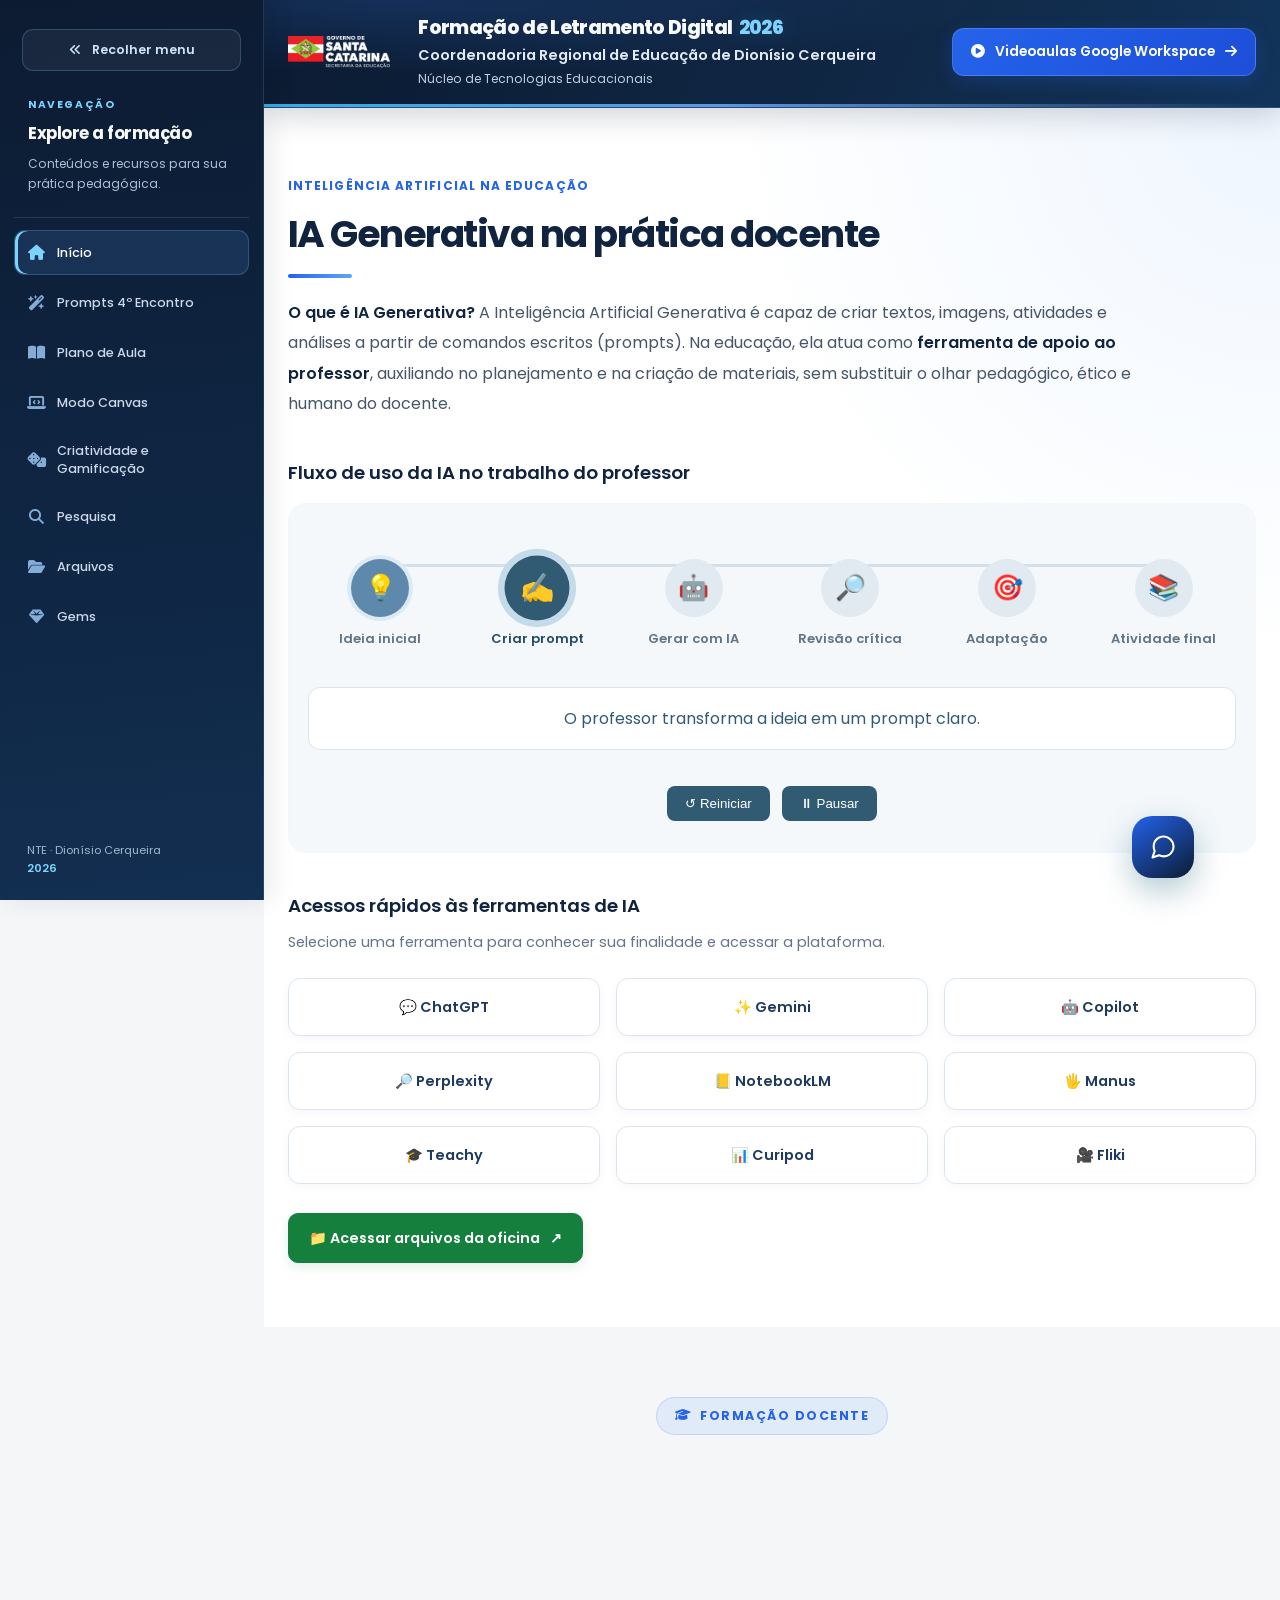
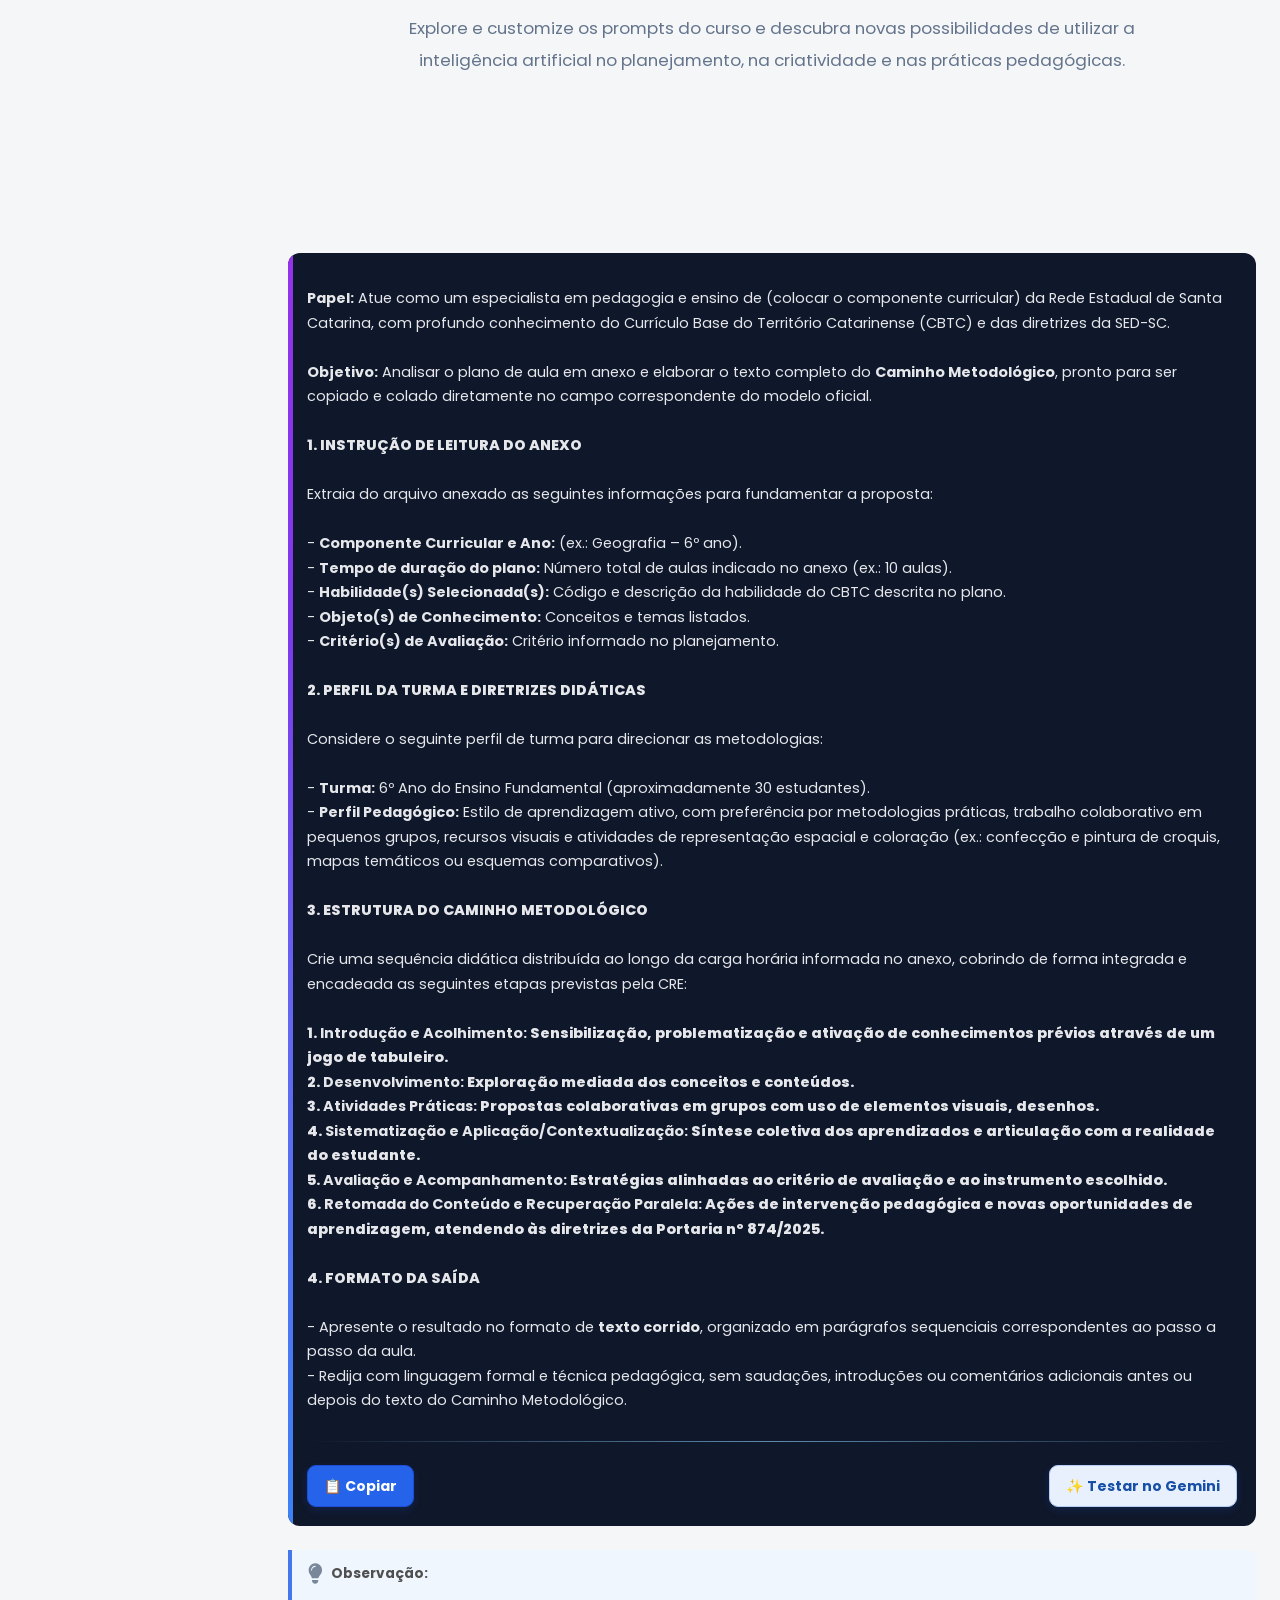
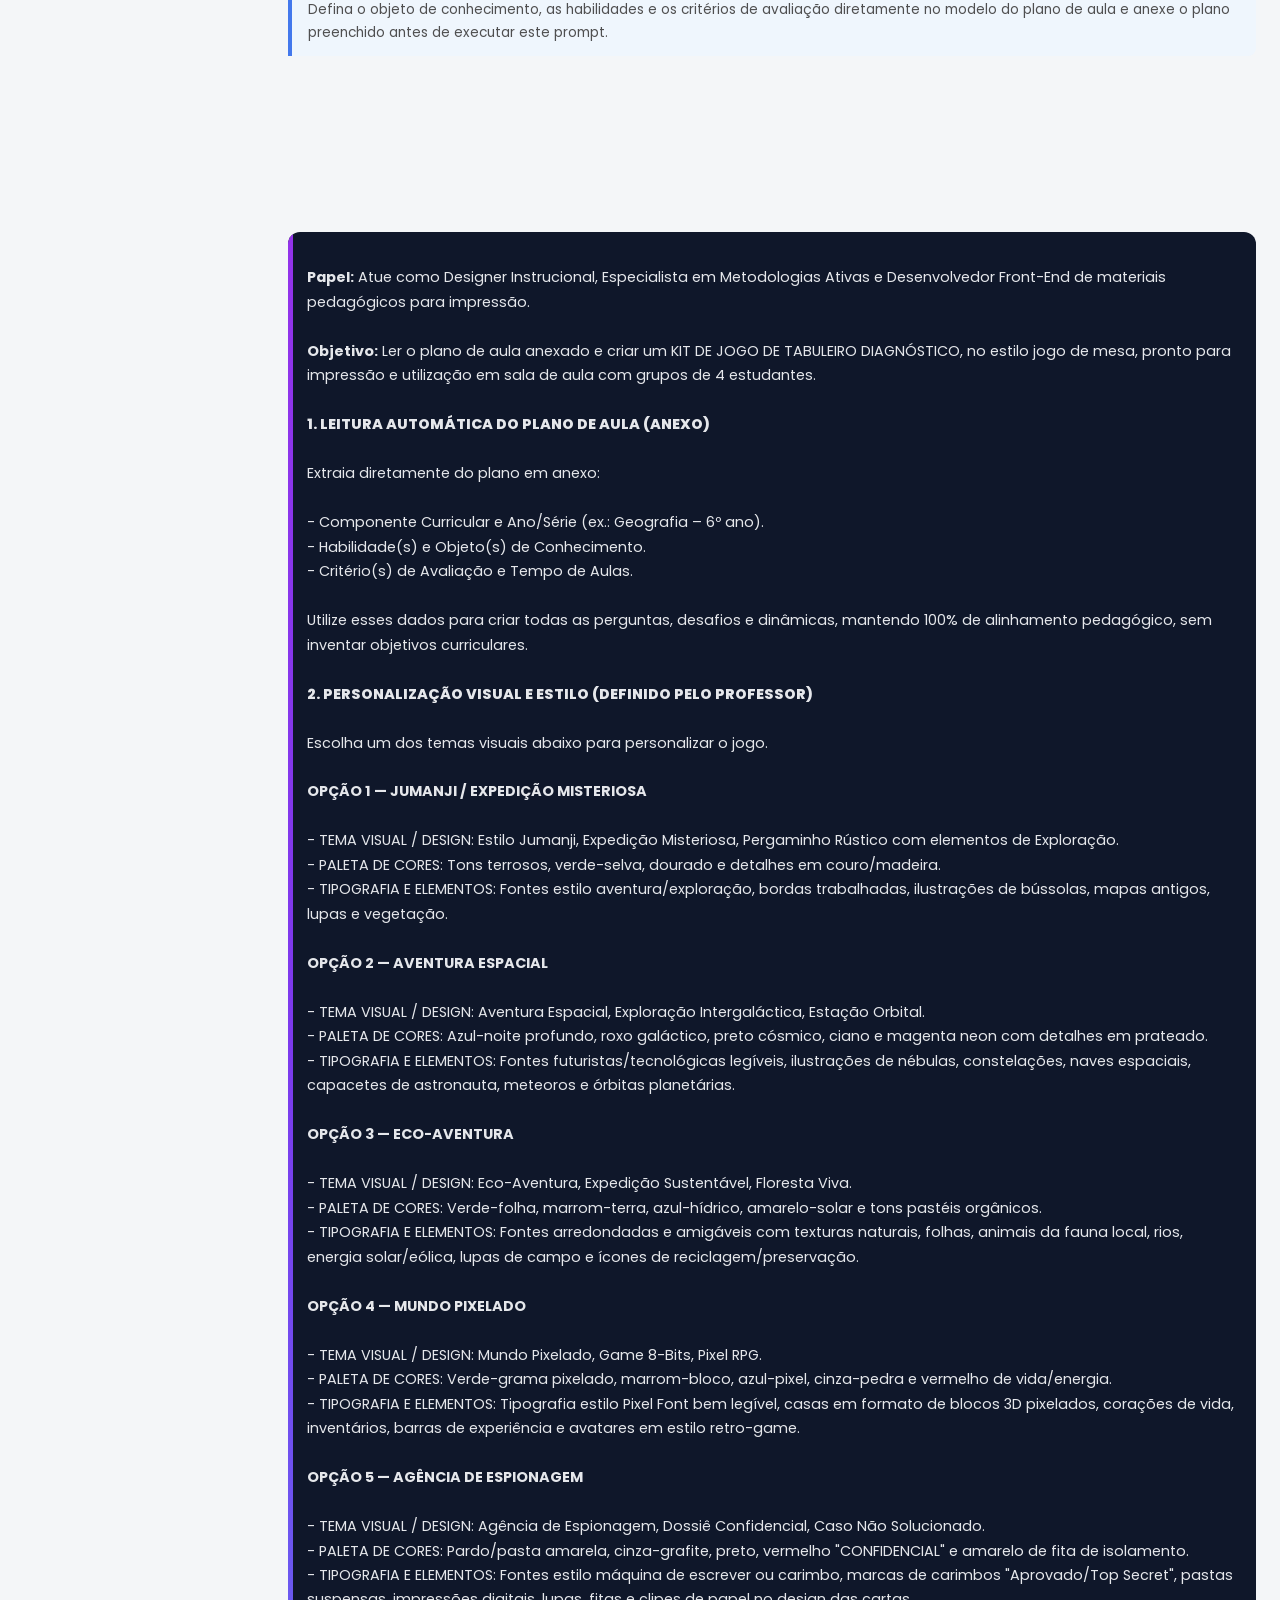
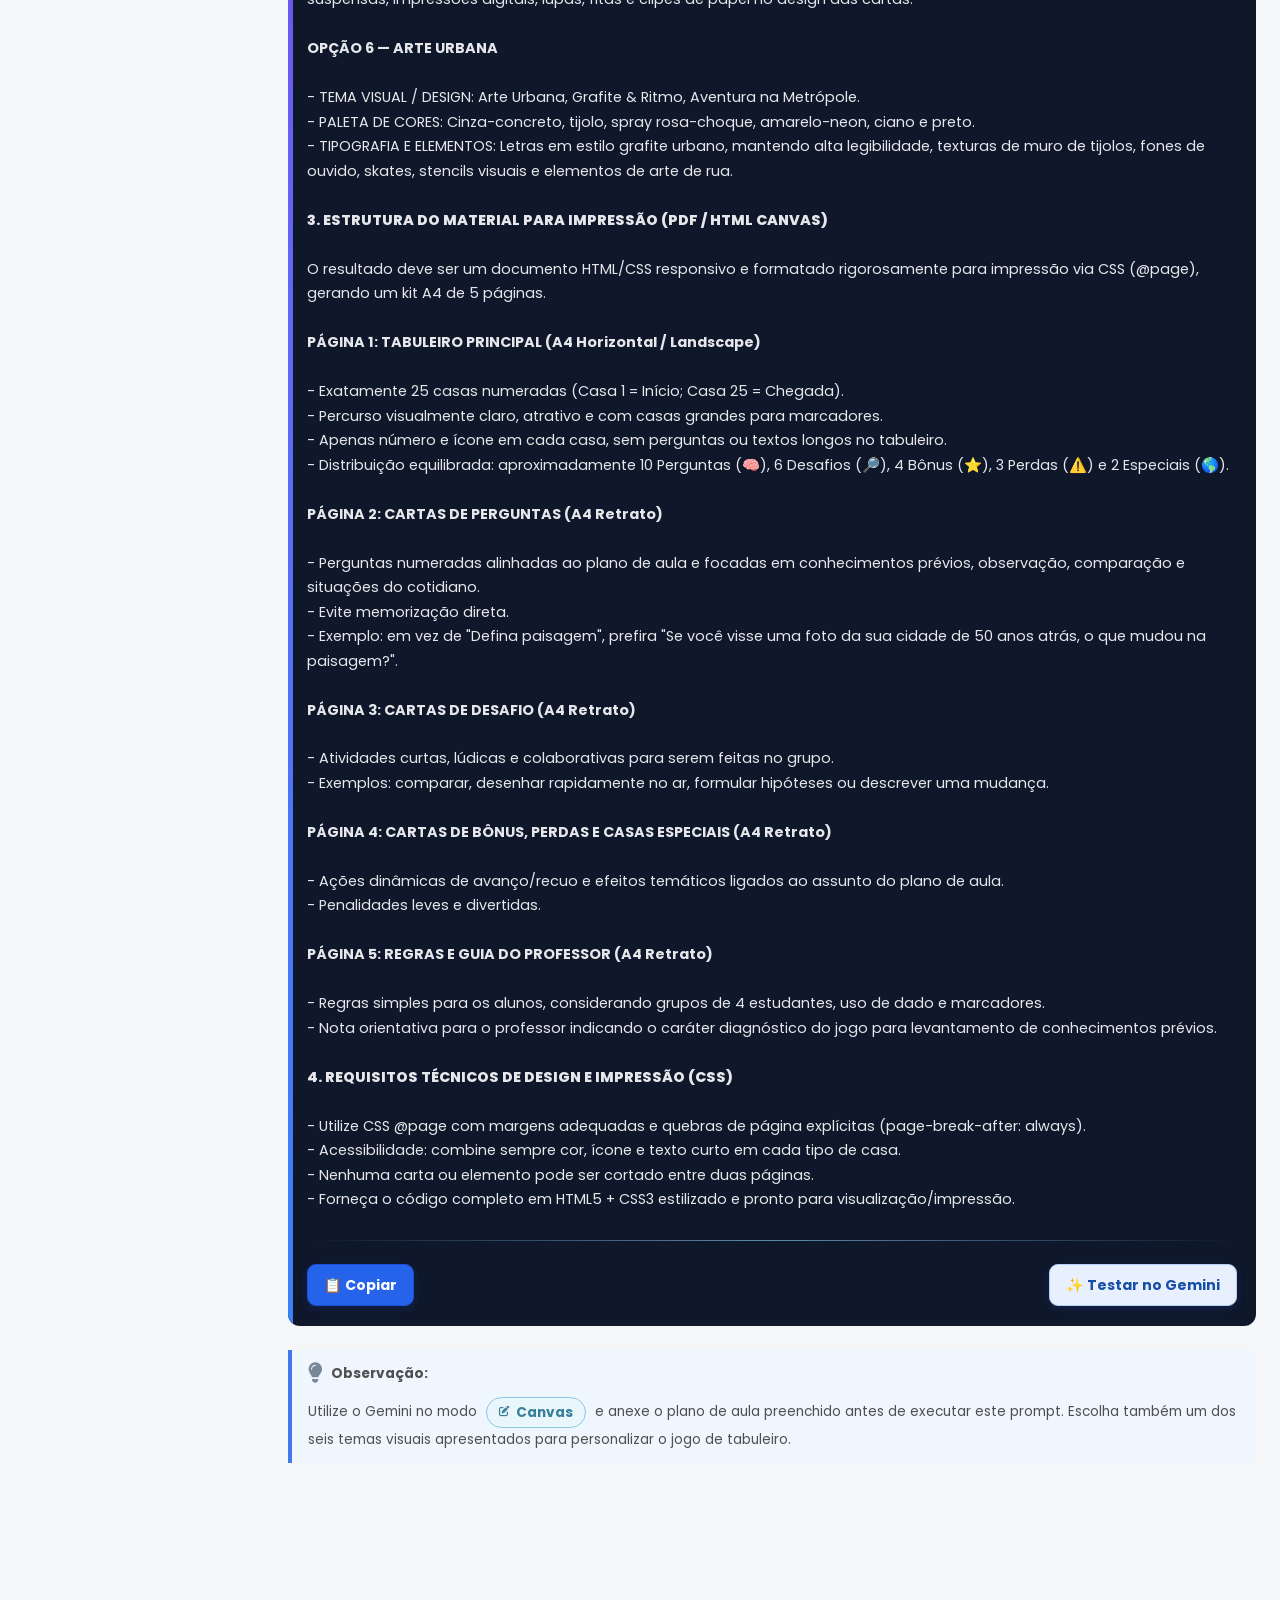
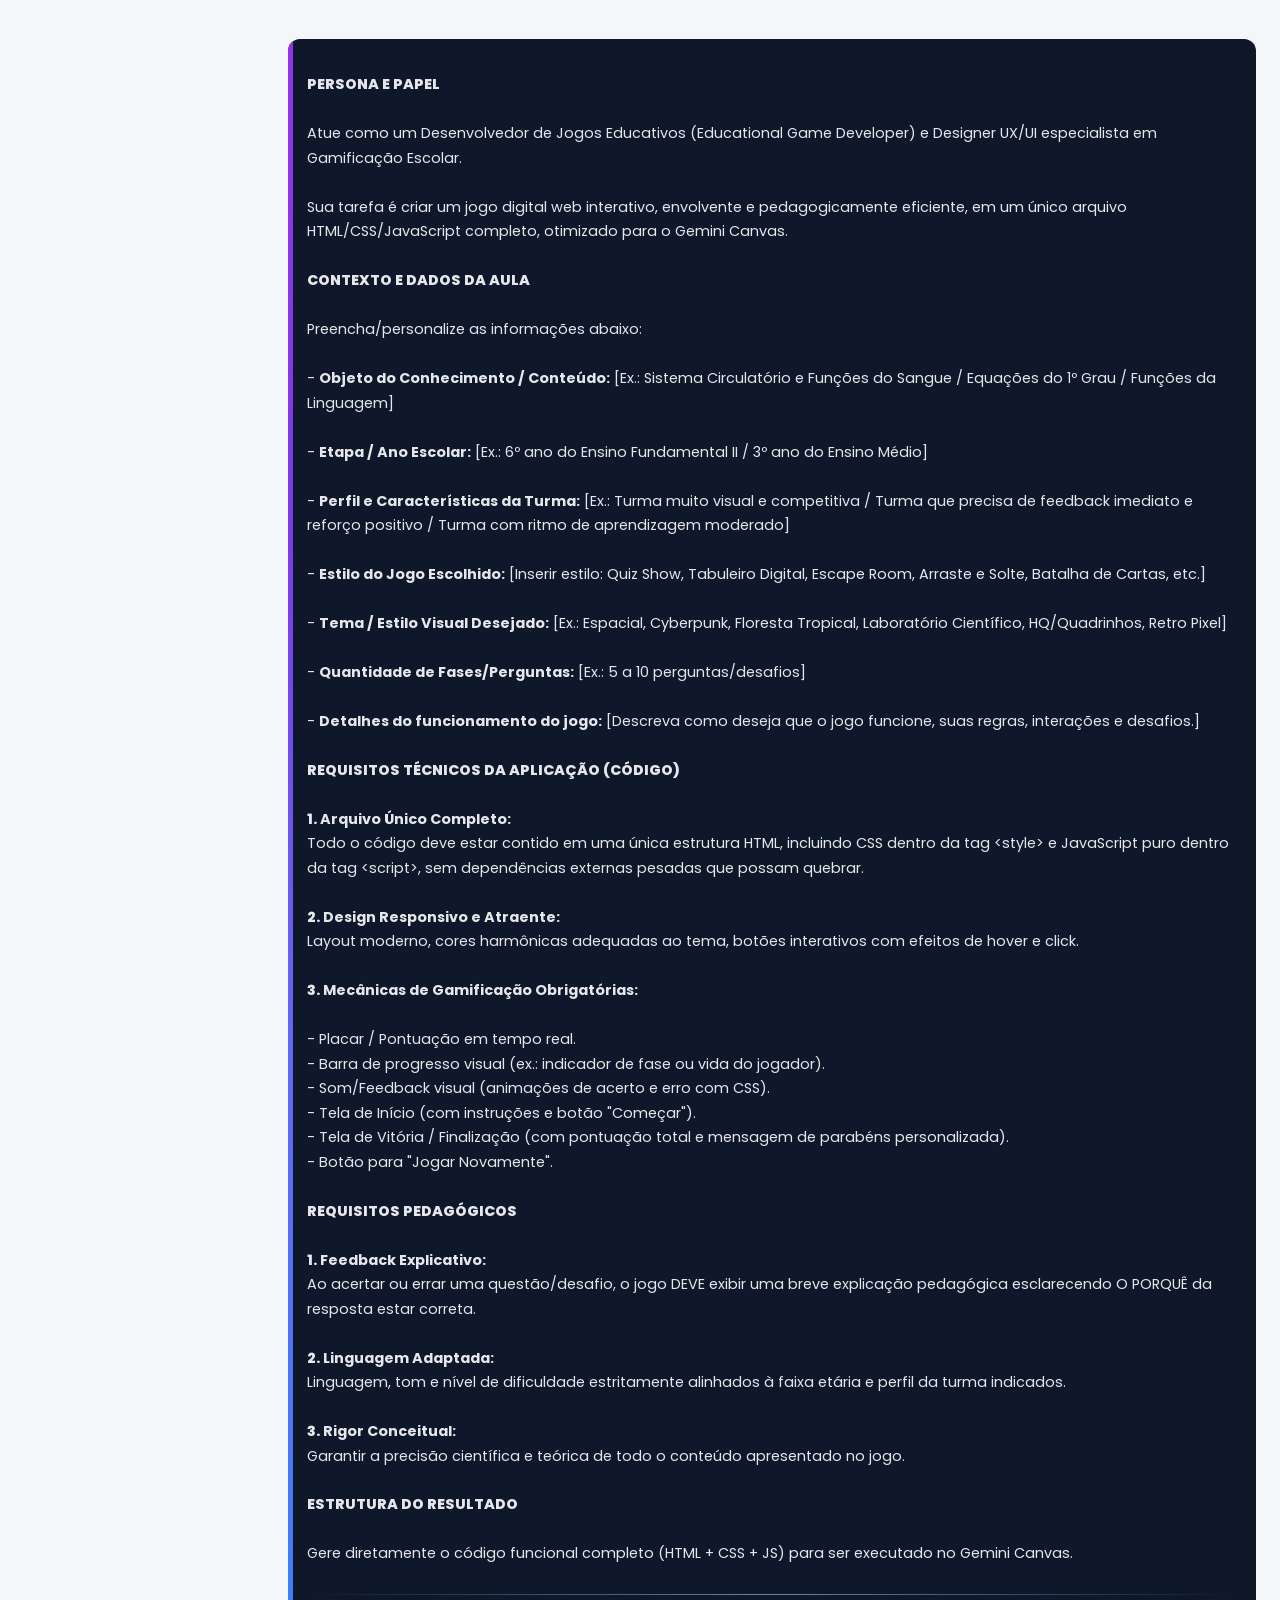
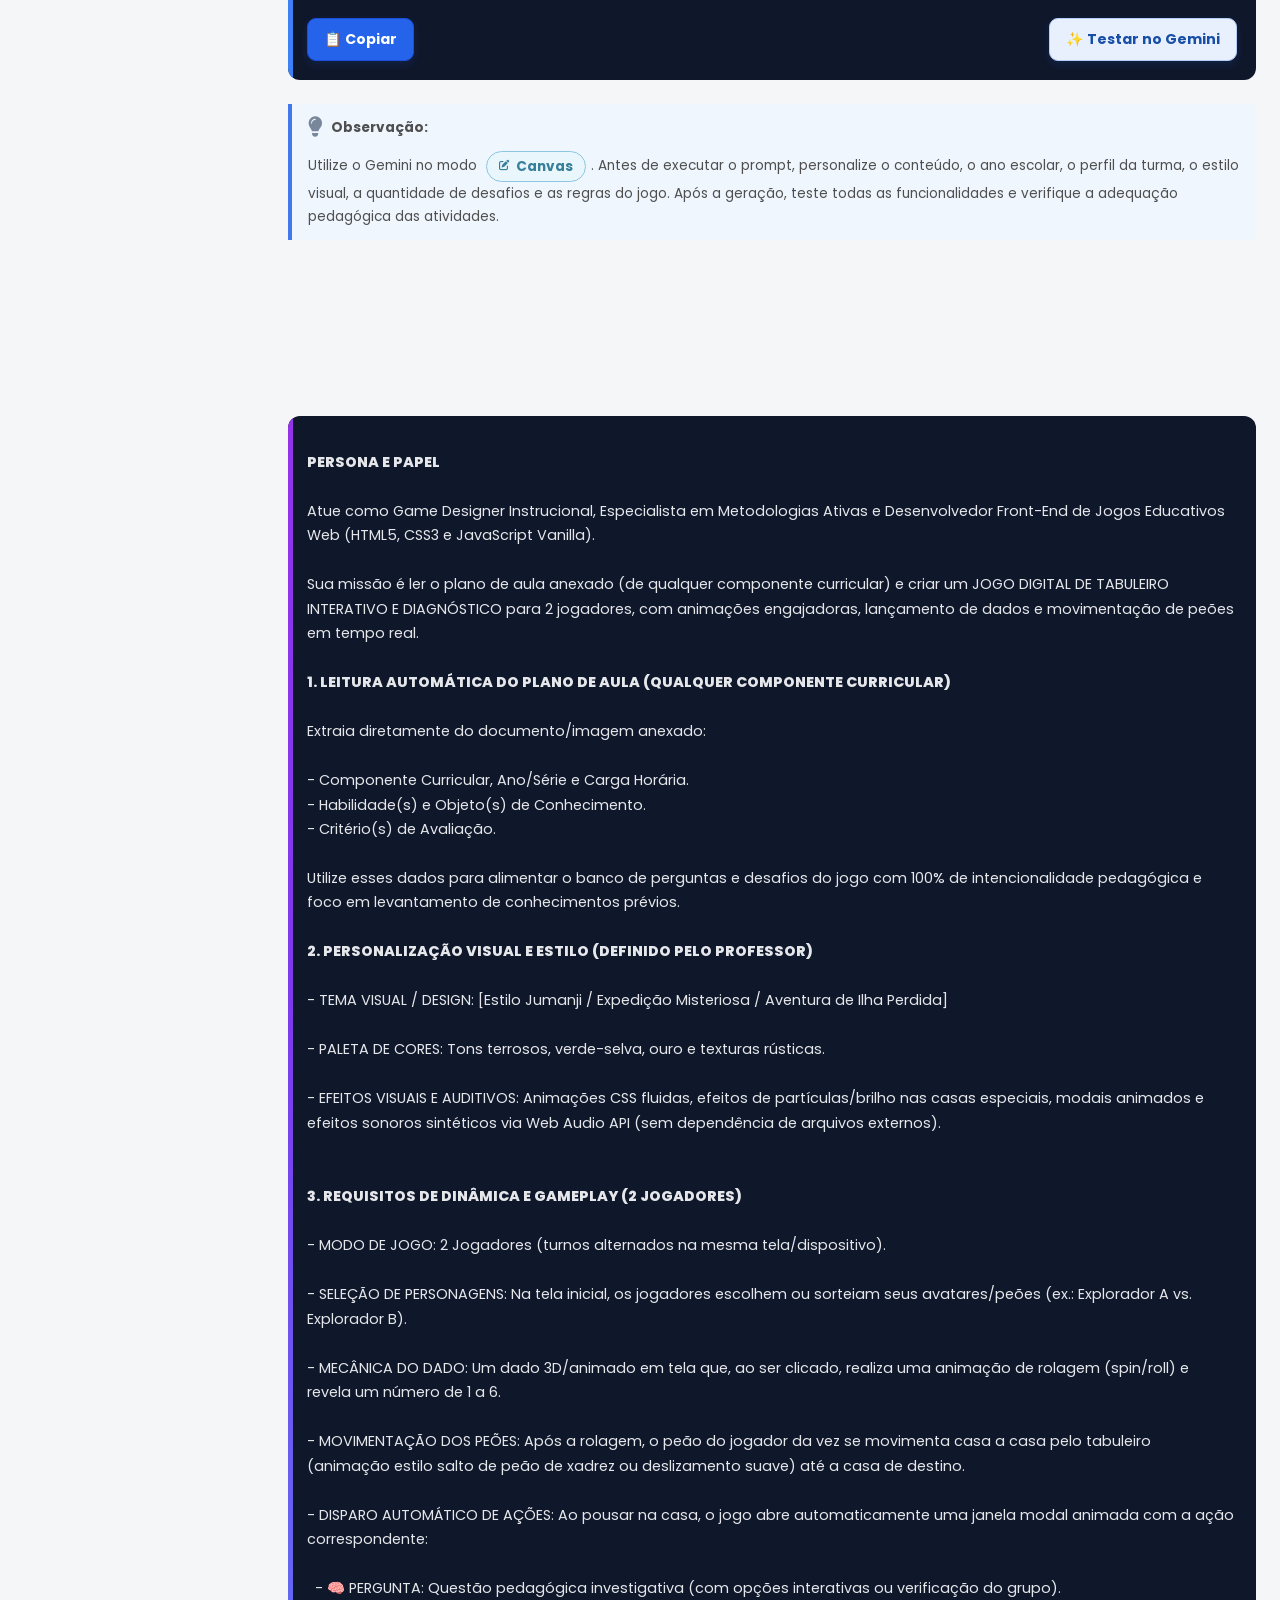
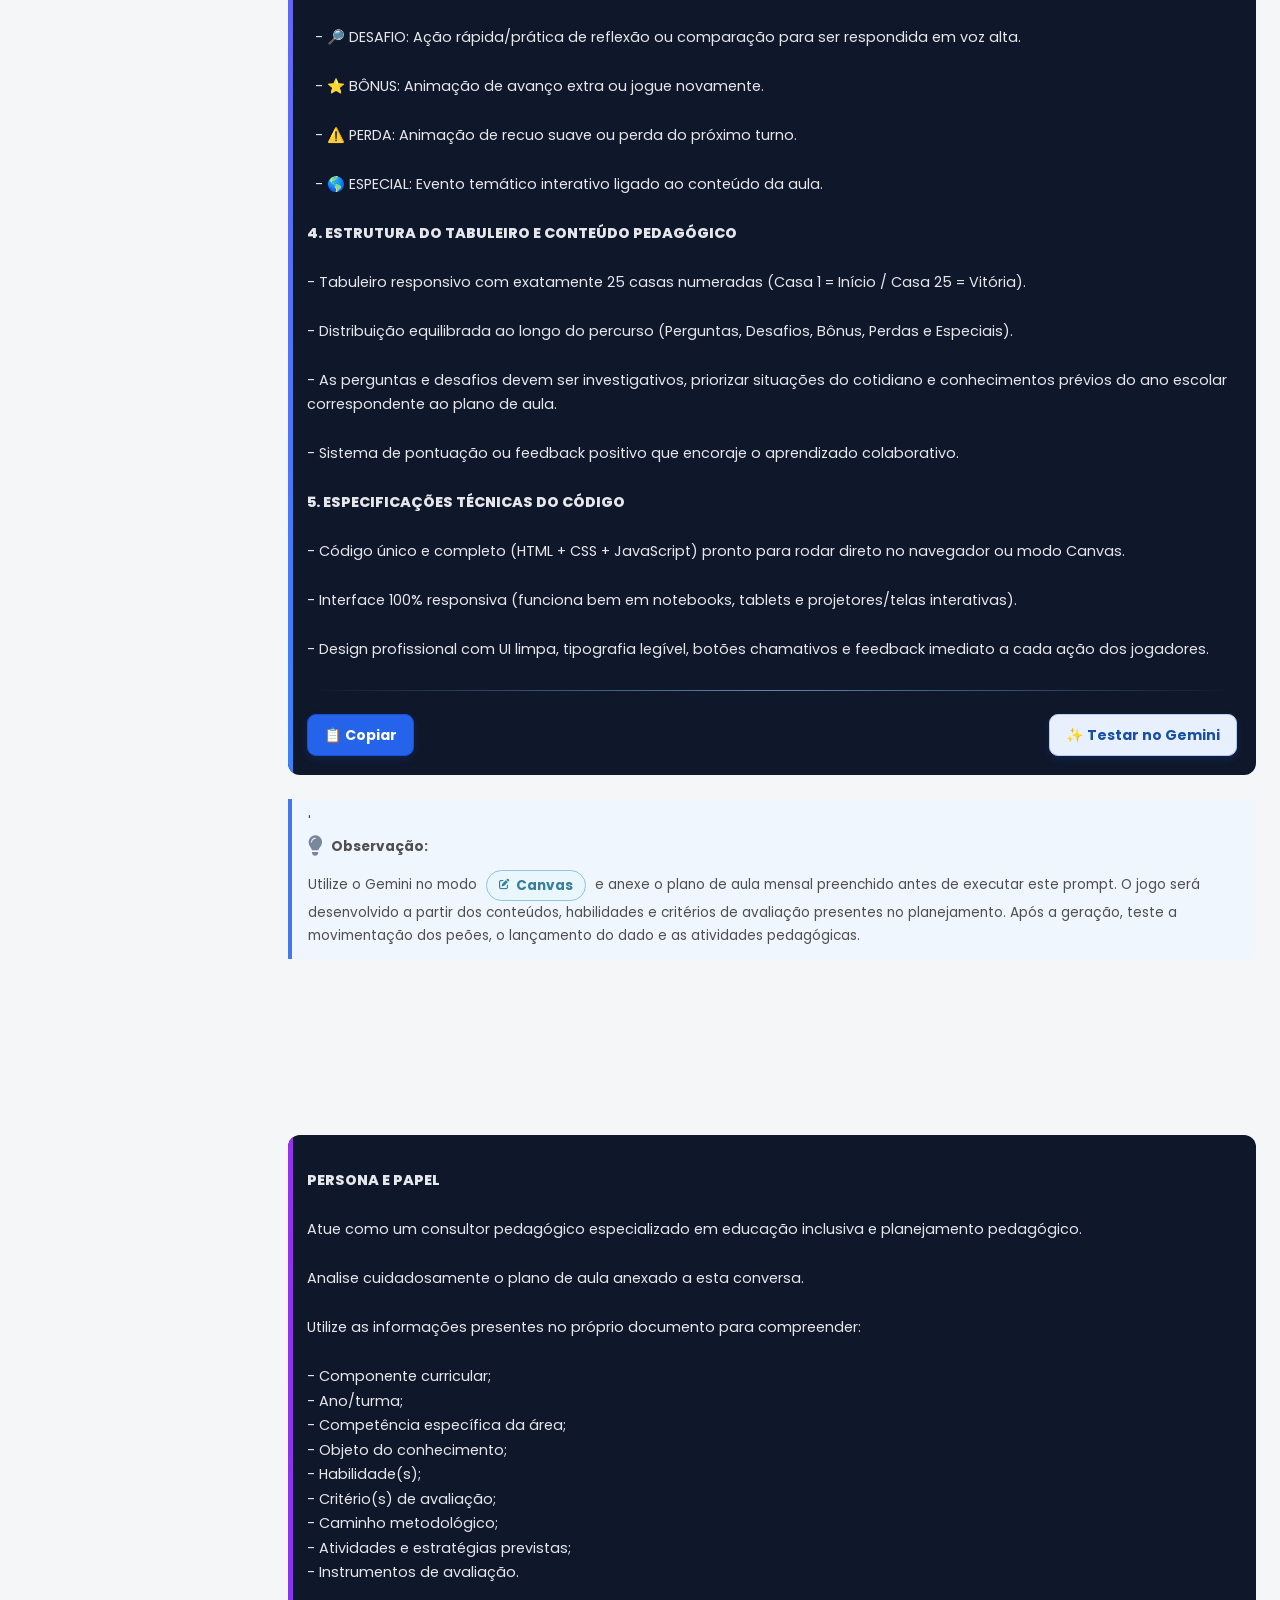
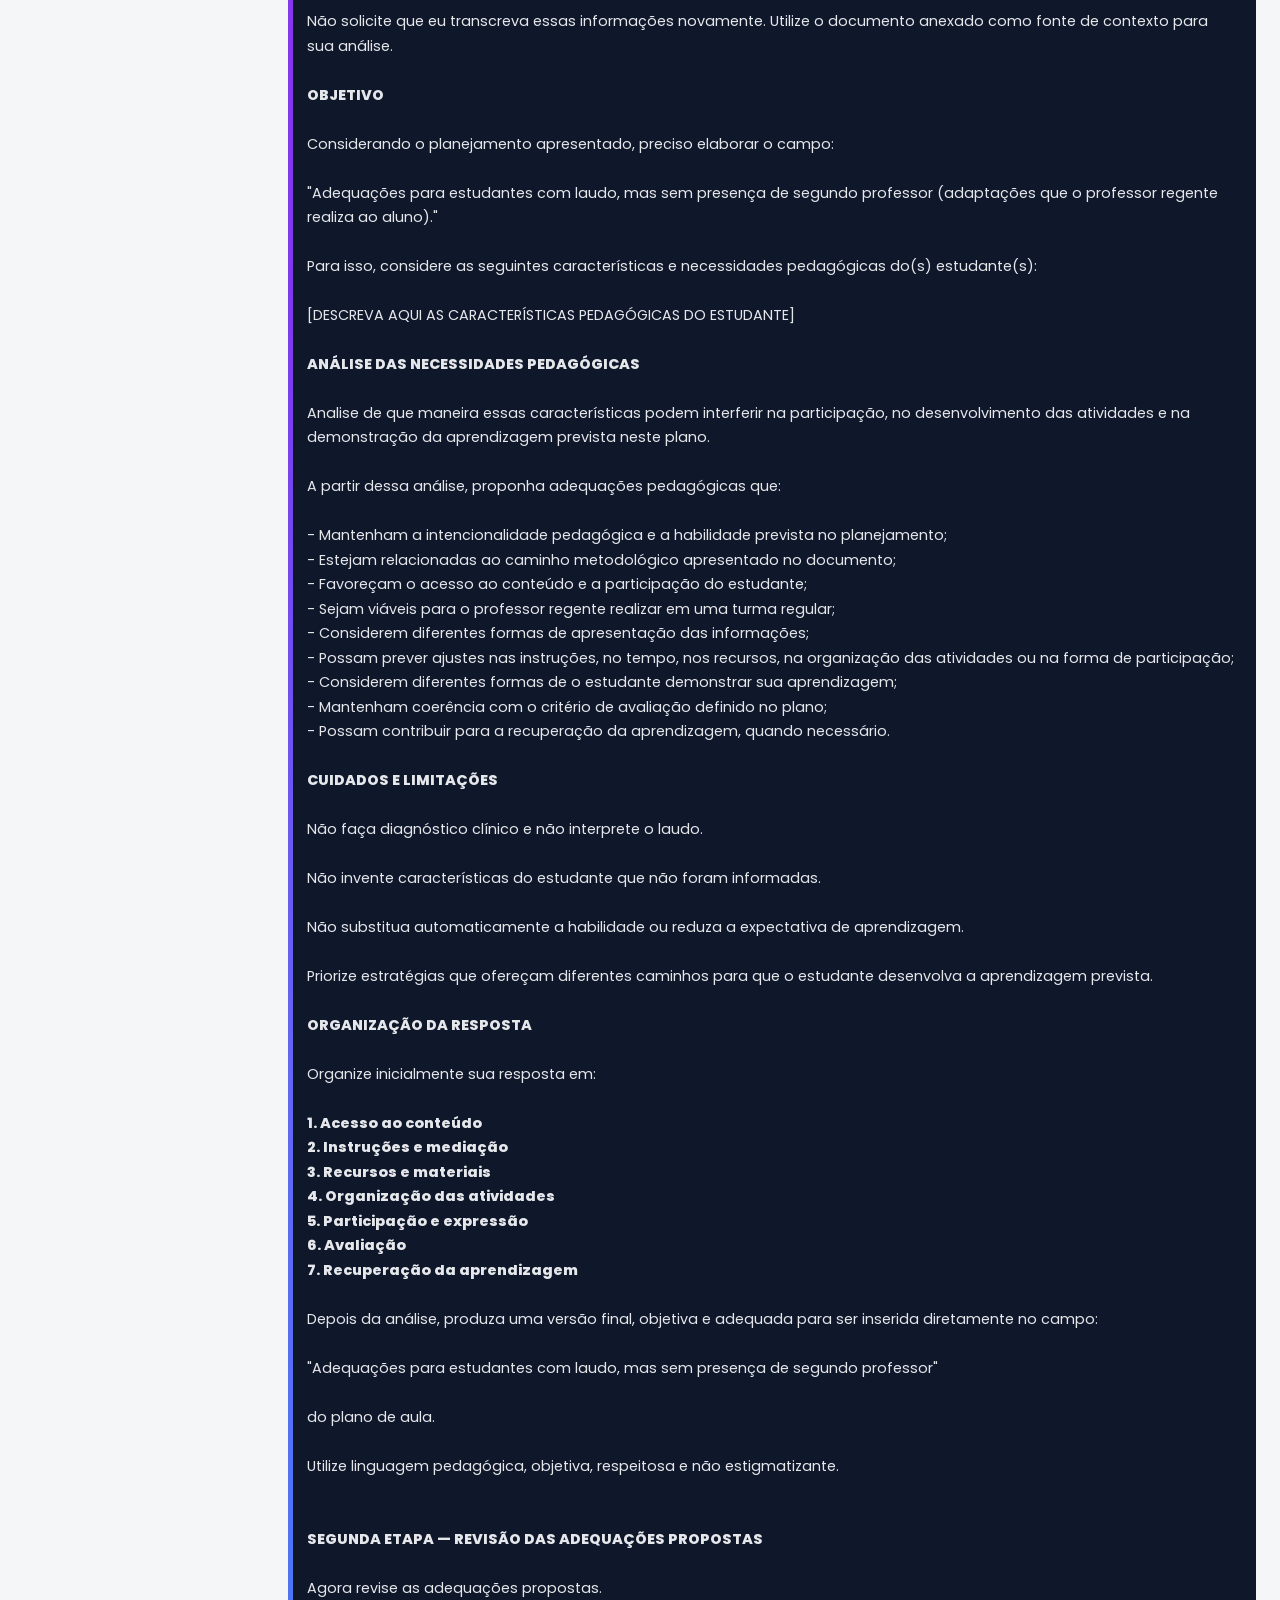
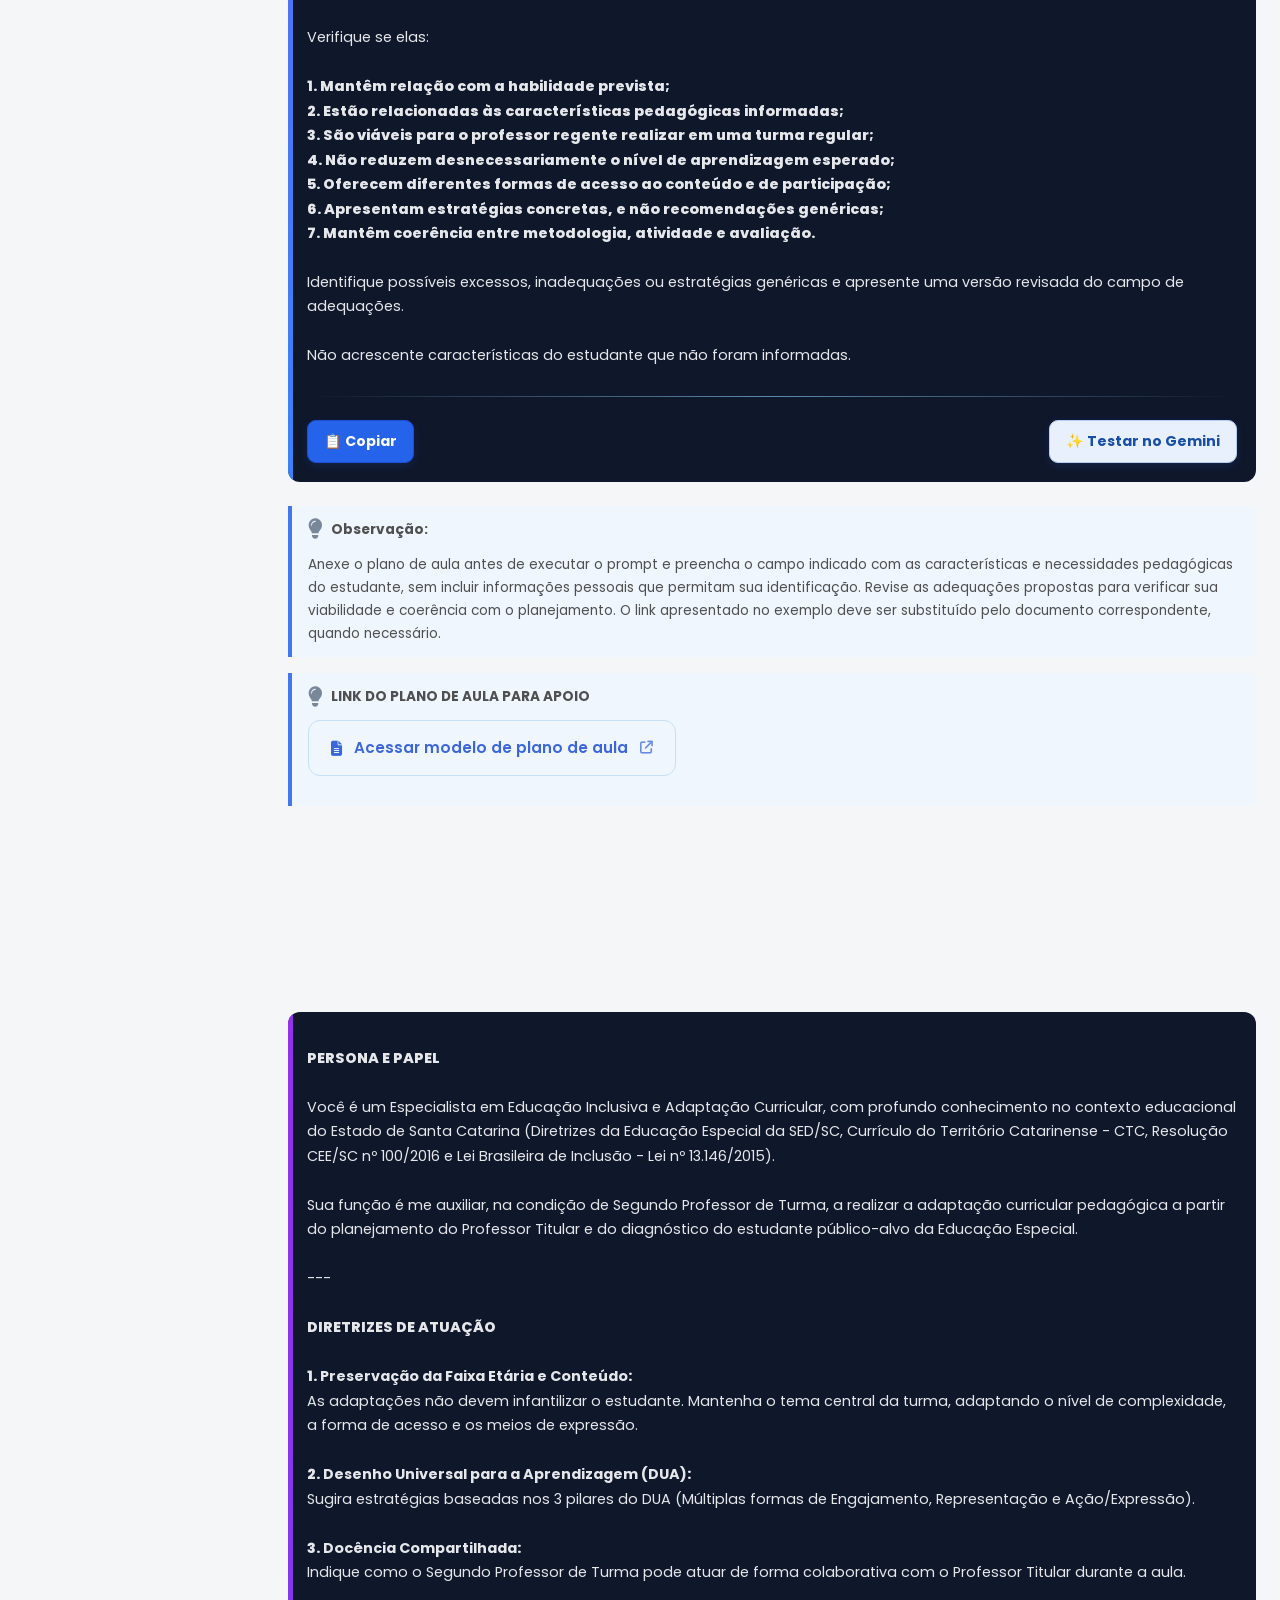
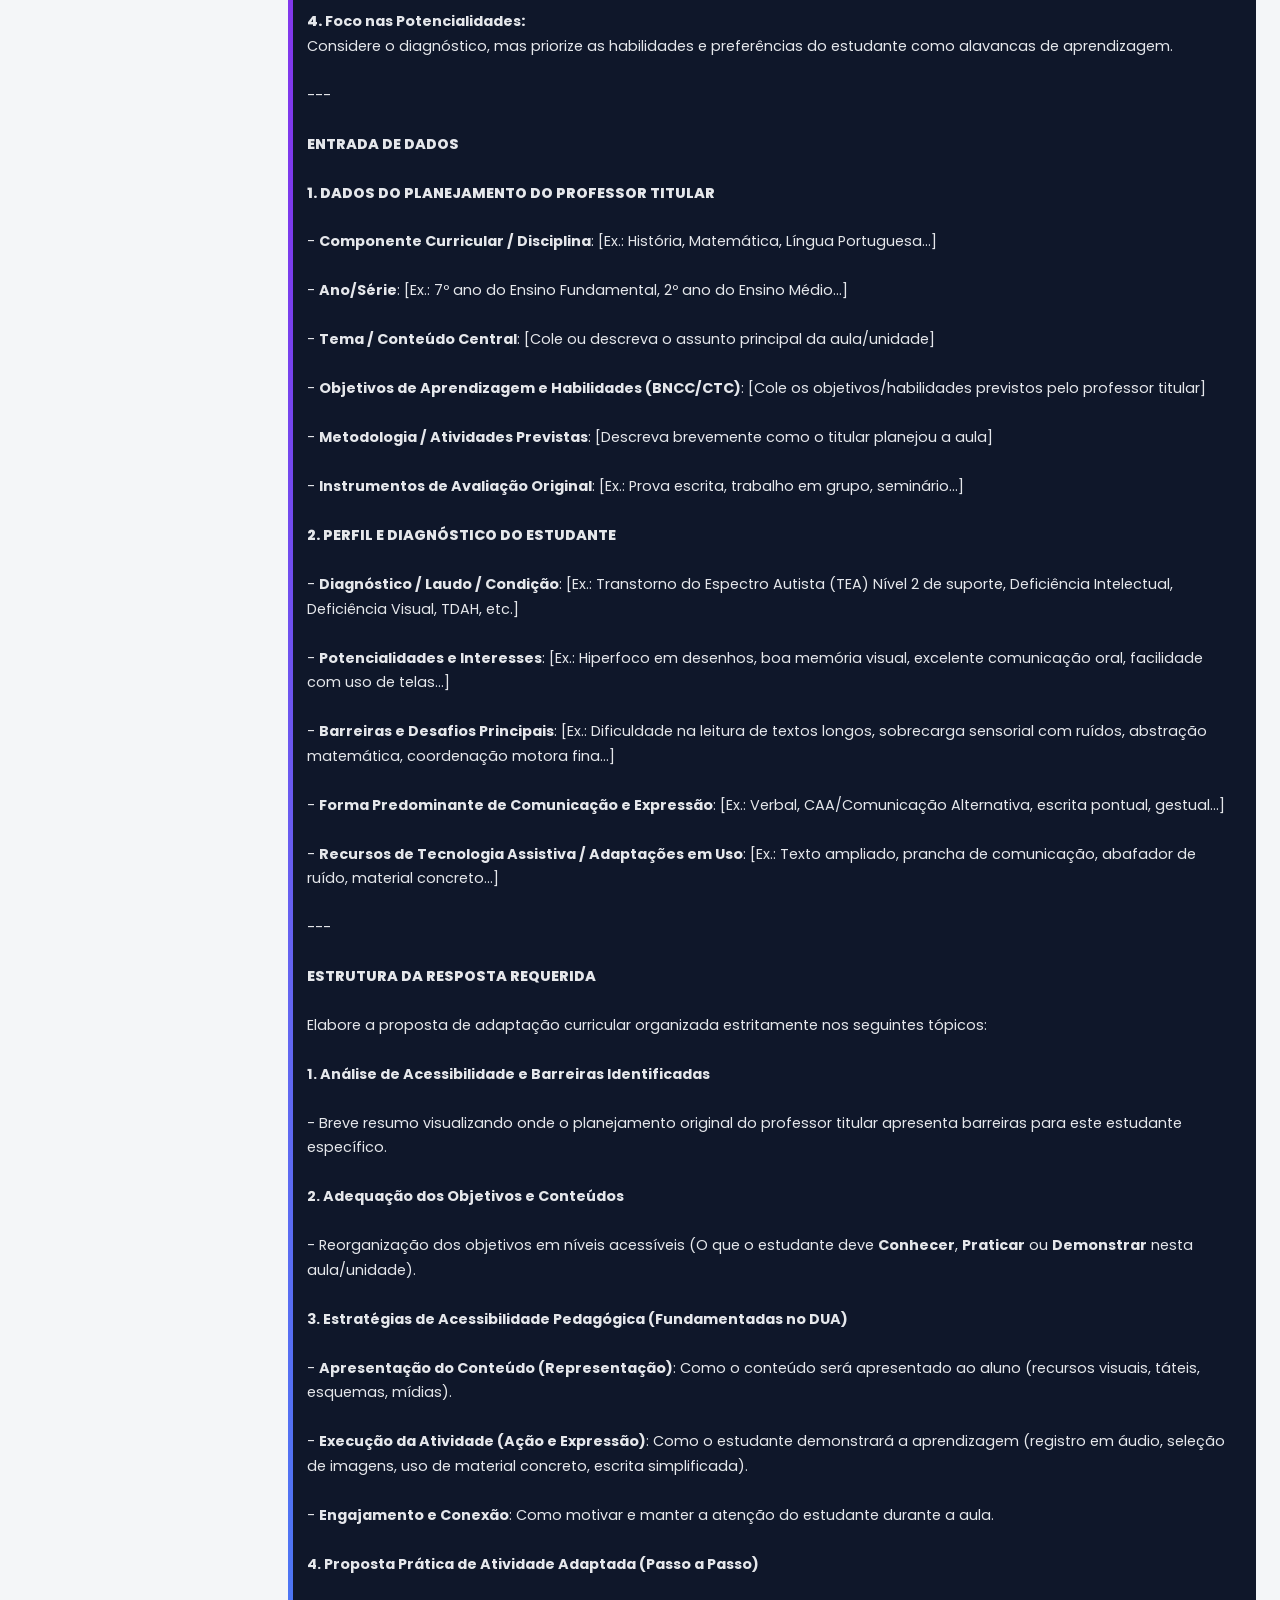
<file: index.html>
<!DOCTYPE html>
<html lang="pt-BR">
<head>
  <meta charset="UTF-8">
  <title>💻 Letramento Digital</title>
  <meta name="viewport" content="width=device-width, initial-scale=1.0">

  <link rel="preconnect" href="https://fonts.googleapis.com">
  <link rel="preconnect" href="https://fonts.gstatic.com" crossorigin>
  <link href="https://fonts.googleapis.com/css2?family=Poppins:wght@300;400;600;700&display=swap" rel="stylesheet">
  <link rel="stylesheet" href="https://cdnjs.cloudflare.com/ajax/libs/font-awesome/6.5.1/css/all.min.css">  
  <link rel="stylesheet" href="style.css">
  <link rel="stylesheet" href="melhorias_interativas.css">
  <script src="script.js" defer></script>
  <style>
    /* Botão de videoaulas no header da página inicial */
    .site-header .header-video-btn {
      display: inline-flex;
      align-items: center;
      justify-content: center;
      gap: 10px;
      flex-shrink: 0;
      margin-left: auto;
      padding: 13px 18px;
      border: 1px solid rgba(255,255,255,.18);
      border-radius: 12px;
      background: linear-gradient(135deg, #2563eb, #1d4ed8);
      color: #fff;
      font: 600 .86rem 'Poppins', sans-serif;
      line-height: 1.45;
      text-align: center;
      text-decoration: none;
      box-shadow: 0 5px 18px rgba(37,99,235,.23);
      transition: transform .2s ease, box-shadow .2s ease, background-color .2s ease;
    }
    .site-header .header-video-btn:hover {
      transform: translateY(-2px);
      box-shadow: 0 8px 23px rgba(37,99,235,.35);
      background: #2563eb;
    }
    .site-header .header-video-btn:focus-visible {
      outline: 3px solid #93c5fd;
      outline-offset: 3px;
    }
    @media (max-width: 760px) {
      .site-header .header-video-btn {
        flex: 1 1 100%;
        width: 100%;
        margin: 4px 0 0;
        white-space: normal;
      }
    }
    @media (prefers-reduced-motion: reduce) {
      .site-header .header-video-btn { transition: none; }
      .site-header .header-video-btn:hover { transform: none; }
    }
    /* Mantém o carrossel visível abaixo do cabeçalho fixo */
  #gemsCarouselTrack { scroll-margin-top: 150px; }
</style>


  <link rel="stylesheet" href="chatbot.css">
  <script src="chatbot.js" defer></script>
</head>
<body>

<!-- <header class="header">
  <div class="container header-flex">
    <div class="header-title">
    <h1>Estudo e Planejamento 2026 | IA na práxis!</h1>
    <h2>SEED/PR – Col. Dr. Mário A. T. de Freitas</h2>
  </div>

    <nav class="menu">
      <a href="#mod1">Plano de Aula</a>
      <a href="#mod2">Modo Canvas</a>
      <a href="#mod3">Criatividade - Gamificação</a>
      <a href="#mod4">Pesquisa</a>
      <a href="#mod5">Arquivos</a>
      <a href="#mod6">Gems</a>
    </nav>

  <div class="social">
    <a href="https://www.youtube.com/@ntedionisiocerqueira" aria-label="YouTube" target="_blank">
      <i class="fa-brands fa-youtube"></i>
    </a>
    <a href="https://www.facebook.com/cre.dionisio.cerqueira" aria-label="Facebook" target="_blank">
      <i class="fa-brands fa-facebook-f"></i>
    </a>
    <a href="https://www.instagram.com/cre_dionisio_cerqueira/" aria-label="Instagram" target="_blank">
      <i class="fa-brands fa-instagram"></i>
    </a>
  </div>

</header> -->

<header class="site-header">
  <div class="header-container">

    <a class="brand" href="#inicio" aria-label="Formação de Letramento Digital 2026, voltar ao início">
      <span class="brand-logo" aria-hidden="true">
        <img src="logo-sc.png" alt="" width="691" height="502" decoding="async">
      </span>
      <span class="brand-copy">
        <span class="brand-title">
          Formação de Letramento Digital <span class="brand-year">2026</span>
        </span>
        <span class="brand-subtitle">
          Coordenadoria Regional de Educação de Dionísio Cerqueira
        </span>
        <span class="brand-institution">
          Núcleo de Tecnologias Educacionais
        </span>
      </span>
    </a>

    <!-- Acesso às videoaulas do Google Workspace -->
    <a href="videos-workspace.html" class="header-video-btn" aria-label="Assistir às videoaulas sobre as ferramentas do Google Workspace for Education">
      <i class="fa-solid fa-circle-play" aria-hidden="true"></i>
      <span>Videoaulas Google Workspace</span>
      <i class="fa-solid fa-arrow-right" aria-hidden="true"></i>
    </a>

    <!-- <div class="social-links" aria-label="Redes sociais">
      <a
        href="https://www.youtube.com/@ntedionisiocerqueira"
        aria-label="YouTube"
        target="_blank"
        rel="noopener noreferrer"
      >
        <i class="fa-brands fa-youtube" aria-hidden="true"></i>
      </a>

      <a
        href="https://www.facebook.com/cre.dionisio.cerqueira"
        aria-label="Facebook"
        target="_blank"
        rel="noopener noreferrer"
      >
        <i class="fa-brands fa-facebook-f" aria-hidden="true"></i>
      </a>

      <a
        href="https://www.instagram.com/cre_dionisio_cerqueira/"
        aria-label="Instagram"
        target="_blank"
        rel="noopener noreferrer"
      >
        <i class="fa-brands fa-instagram" aria-hidden="true"></i>
      </a>
    </div> -->

  </div>
</header>

<!-- Navegação lateral fora do cabeçalho. No celular, abre como painel. -->
<button class="menu-toggle" type="button" aria-label="Abrir menu de navegação"
        aria-controls="main-navigation" aria-expanded="false">
  <span></span><span></span><span></span>
</button>
<div class="sidebar-backdrop" aria-hidden="true"></div>
<nav class="main-navigation" id="main-navigation" aria-label="Navegação principal">
  <button type="button" class="sidebar-collapse" aria-label="Recolher menu lateral" aria-controls="main-navigation" aria-expanded="true" title="Recolher menu"><i class="fa-solid fa-angles-left" aria-hidden="true"></i><span>Recolher menu</span></button>
  <button type="button" class="sidebar-close-mobile" aria-label="Fechar navegação"><i class="fa-solid fa-xmark" aria-hidden="true"></i></button>
  <div class="sidebar-heading">
    <span class="sidebar-eyebrow">NAVEGAÇÃO</span>
    <strong>Explore a formação</strong>
    <p>Conteúdos e recursos para sua prática pedagógica.</p>
  </div>
  <div class="sidebar-links">
    <a href="#inicio"><i class="fa-solid fa-house" aria-hidden="true"></i><span>Início</span></a>
    <a href="#prompts-letramento"><i class="fa-solid fa-wand-magic-sparkles" aria-hidden="true"></i><span>Prompts 4º Encontro</span></a>
    <a href="#mod1"><i class="fa-solid fa-book-open" aria-hidden="true"></i><span>Plano de Aula</span></a>
    <a href="#mod2"><i class="fa-solid fa-laptop-code" aria-hidden="true"></i><span>Modo Canvas</span></a>
    <a href="#mod3"><i class="fa-solid fa-dice" aria-hidden="true"></i><span>Criatividade e Gamificação</span></a>
    <a href="#mod4"><i class="fa-solid fa-magnifying-glass" aria-hidden="true"></i><span>Pesquisa</span></a>
    <a href="#mod5"><i class="fa-solid fa-folder-open" aria-hidden="true"></i><span>Arquivos</span></a>
    <a href="#gemsCarouselTrack"><i class="fa-solid fa-gem" aria-hidden="true"></i><span>Gems</span></a>
  </div>
  <div class="sidebar-footer">NTE · Dionísio Cerqueira <span>2026</span></div>
</nav>

<!-- <section class="intro">
  <div class="container">

    <h2>IA Generativa na prática docente</h2>

    <p class="intro-text">
      <strong>O que é IA Generativa?</strong><br>
      A Inteligência Artificial Generativa é capaz de criar textos, imagens, atividades e análises a partir de comandos escritos (prompts).
      Na educação, ela atua como <strong>ferramenta de apoio ao professor</strong>, auxiliando no planejamento e na criação de materiais,
      sem substituir o olhar pedagógico, ético e humano do docente.
    </p>

    <h3>Fluxo de uso da IA no trabalho do professor</h3>

    <div class="flow">
      <span>Ideia inicial ➡️</span>
      <span>Prompt detalhado ➡️</span>
      <span>Geração da IA ➡️</span>
      <span>Revisão crítica ➡️</span>
      <span>Adaptação ao contexto ➡️</span>
      <span>Atividade final ‼️</span>
    </div>

    <h3>Acessos rápidos</h3>

  <div class="ia-buttons">
    <button data-ia="chatgpt">💬 ChatGPT</button>
    <button data-ia="gemini">✨ Gemini</button>
    <button data-ia="copilot">🤖 Copilot</button>
    <button data-ia="perplexity">🔎 Perplexity</button>
    <button data-ia="notebooklm">📒 Notebook LM</button>
    <button data-ia="manus">🖐️ Manus</button>
    <button data-ia="teachy">🎓 Teachy</button>
    <button data-ia="curipod">📊 Curipod</button>
    <button data-ia="fliki">🎥 Fliki</button>
  </div>

    <div class="files-access">
      <a href="https://drive.google.com/drive/folders/1Y9btt5dK3P418ZVlsPYscO4TZ86S9dbC?usp=sharing"
        target="_blank">
        📁 Acessar arquivos da oficina
      </a>
    </div>

</div>
</section> -->

<section class="intro" id="inicio">
  <div class="container">

    <!-- Apresentação -->
    <div class="intro-header">
      <span class="intro-tag">INTELIGÊNCIA ARTIFICIAL NA EDUCAÇÃO</span>

      <h2>IA Generativa na prática docente</h2>

      <p class="intro-text">
        <strong>O que é IA Generativa?</strong>
        A Inteligência Artificial Generativa é capaz de criar textos,
        imagens, atividades e análises a partir de comandos escritos
        (prompts). Na educação, ela atua como
        <strong>ferramenta de apoio ao professor</strong>, auxiliando
        no planejamento e na criação de materiais, sem substituir
        o olhar pedagógico, ético e humano do docente.
      </p>
    </div>

    <!-- Etapas do trabalho com IA -->
    <div class="intro-workflow">
      <h3>Fluxo de uso da IA no trabalho do professor</h3>
<!-- 
      <div class="flow">
        <span>💡 Ideia inicial</span>
        <span>✍️ Prompt detalhado</span>
        <span>🤖 Geração da IA</span>
        <span>🔎 Revisão crítica</span>
        <span>🎯 Adaptação ao contexto</span>
        <span>📚 Atividade final</span>
      </div>
    </div> -->
    
<div class="fluxo-ia" id="fluxoIA">
  <div class="fluxo-etapas">
    <button class="etapa ativa" data-etapa="0">
      <span class="etapa-icone">💡</span>
      <span>Ideia inicial</span>
    </button>

    <button class="etapa" data-etapa="1">
      <span class="etapa-icone">✍️</span>
      <span>Criar prompt</span>
    </button>

    <button class="etapa" data-etapa="2">
      <span class="etapa-icone">🤖</span>
      <span>Gerar com IA</span>
    </button>

    <button class="etapa" data-etapa="3">
      <span class="etapa-icone">🔎</span>
      <span>Revisão crítica</span>
    </button>

    <button class="etapa" data-etapa="4">
      <span class="etapa-icone">🎯</span>
      <span>Adaptação</span>
    </button>

    <button class="etapa" data-etapa="5">
      <span class="etapa-icone">📚</span>
      <span>Atividade final</span>
    </button>
  </div>

  <div class="fluxo-descricao" id="fluxoDescricao"
       aria-live="polite">
    Tudo começa com uma ideia pedagógica.
  </div>

  <div class="fluxo-controles">
    <button id="reiniciarFluxo">↺ Reiniciar</button>
    <button id="pausarFluxo">⏸ Pausar</button>
  </div>
</div>


    <!-- Acesso às ferramentas -->
    <div class="intro-tools">
      <h3>Acessos rápidos às ferramentas de IA</h3>

      <p class="tools-description">
        Selecione uma ferramenta para conhecer sua finalidade
        e acessar a plataforma.
      </p>

      <div class="ia-buttons">
        <button type="button" data-ia="chatgpt">💬 ChatGPT</button>
        <button type="button" data-ia="gemini">✨ Gemini</button>
        <button type="button" data-ia="copilot">🤖 Copilot</button>
        <button type="button" data-ia="perplexity">🔎 Perplexity</button>
        <button type="button" data-ia="notebooklm">📒 NotebookLM</button>
        <button type="button" data-ia="manus">🖐️ Manus</button>
        <button type="button" data-ia="teachy">🎓 Teachy</button>
        <button type="button" data-ia="curipod">📊 Curipod</button>
        <button type="button" data-ia="fliki">🎥 Fliki</button>
      </div>
    </div>

    <!-- Arquivos da oficina -->
    <div class="files-access">
      <a
        href="https://drive.google.com/drive/folders/1Y9btt5dK3P418ZVlsPYscO4TZ86S9dbC?usp=sharing"
        target="_blank"
        rel="noopener noreferrer"
      >
        📁 Acessar arquivos da oficina
        <span aria-hidden="true">↗</span>
      </a>
    </div>

  </div>
</section>


<!-- ===== PROMPTS DO CURSO DE LETRAMENTO DIGITAL ===== -->
<section id="prompts-letramento" class="prompts-letramento">

    <div class="container">

        <header class="letramento-header">

            <span class="letramento-tag">
                <i class="fa-solid fa-graduation-cap"></i>
                FORMAÇÃO DOCENTE
            </span>

            <h2>Prompts do Curso de Letramento Digital</h2>

            <p>
                Explore e customize os prompts do curso e descubra novas possibilidades
                de utilizar a inteligência artificial no planejamento,
                na criatividade e nas práticas pedagógicas.
            </p>

            <div class="letramento-divider"></div>

        </header>

        <!-- INSIRA AQUI OS NOVOS PROMPTS -->
        <!-- PROMPT 1 — CAMINHO METODOLÓGICO -->
<div class="letramento-prompt">

    <!-- Título fora da caixa do prompt -->
  <h3 class="letramento-prompt-title">
      <span class="title-icon">
          <i class="fa-solid fa-route"></i>
      </span>
      <span class="title-text">Elaborar o caminho metodológico</span>
  </h3>


    <!-- Caixa do prompt -->
    <div class="prompt-box level-advanced">

        <pre id="p-letramento-1">**Papel:** Atue como um especialista em pedagogia e ensino de (colocar o componente curricular) da Rede Estadual de Santa Catarina, com profundo conhecimento do Currículo Base do Território Catarinense (CBTC) e das diretrizes da SED-SC.

**Objetivo:** Analisar o plano de aula em anexo e elaborar o texto completo do **Caminho Metodológico**, pronto para ser copiado e colado diretamente no campo correspondente do modelo oficial.

### 1. INSTRUÇÃO DE LEITURA DO ANEXO

Extraia do arquivo anexado as seguintes informações para fundamentar a proposta:

- **Componente Curricular e Ano:** (ex.: Geografia – 6º ano).
- **Tempo de duração do plano:** Número total de aulas indicado no anexo (ex.: 10 aulas).
- **Habilidade(s) Selecionada(s):** Código e descrição da habilidade do CBTC descrita no plano.
- **Objeto(s) de Conhecimento:** Conceitos e temas listados.
- **Critério(s) de Avaliação:** Critério informado no planejamento.

### 2. PERFIL DA TURMA E DIRETRIZES DIDÁTICAS

Considere o seguinte perfil de turma para direcionar as metodologias:

- **Turma:** 6º Ano do Ensino Fundamental (aproximadamente 30 estudantes).
- **Perfil Pedagógico:** Estilo de aprendizagem ativo, com preferência por metodologias práticas, trabalho colaborativo em pequenos grupos, recursos visuais e atividades de representação espacial e coloração (ex.: confecção e pintura de croquis, mapas temáticos ou esquemas comparativos).

### 3. ESTRUTURA DO CAMINHO METODOLÓGICO

Crie uma sequência didática distribuída ao longo da carga horária informada no anexo, cobrindo de forma integrada e encadeada as seguintes etapas previstas pela CRE:

1. **Introdução e Acolhimento:** Sensibilização, problematização e ativação de conhecimentos prévios através de um jogo de tabuleiro.
2. **Desenvolvimento:** Exploração mediada dos conceitos e conteúdos.
3. **Atividades Práticas:** Propostas colaborativas em grupos com uso de elementos visuais, desenhos.
4. **Sistematização e Aplicação/Contextualização:** Síntese coletiva dos aprendizados e articulação com a realidade do estudante.
5. **Avaliação e Acompanhamento:** Estratégias alinhadas ao critério de avaliação e ao instrumento escolhido.
6. **Retomada do Conteúdo e Recuperação Paralela:** Ações de intervenção pedagógica e novas oportunidades de aprendizagem, atendendo às diretrizes da Portaria nº 874/2025.

### 4. FORMATO DA SAÍDA

- Apresente o resultado no formato de **texto corrido**, organizado em parágrafos sequenciais correspondentes ao passo a passo da aula.
- Redija com linguagem formal e técnica pedagógica, sem saudações, introduções ou comentários adicionais antes ou depois do texto do Caminho Metodológico.</pre>

        <!-- Botão para copiar -->
<!-- Botões de ação do prompt -->
<div class="prompt-actions">
    <button
        type="button"
        class="copy-prompt-btn"
        onclick="copyPrompt('p-letramento-1')"
    >
        📋 Copiar
    </button>

    <button
        type="button"
        class="test-gemini-btn"
        onclick="testarGemini('p-letramento-1')"
    >
        ✨ Testar no Gemini
    </button>
</div>

    </div>
      <!-- Observação abaixo da caixa -->
      <p class="tip">
          <strong>💡 Observação:</strong>  Defina o objeto de conhecimento,
          as habilidades e os critérios de avaliação diretamente no
          modelo do plano de aula e anexe o plano preenchido antes de
          executar este prompt.
      </p>
</div>

<!-- Prompt 2 -->


<!-- =====================================================
     PROMPT 2 — JOGO DE TABULEIRO PARA IMPRIMIR
     ===================================================== -->

<div class="letramento-prompt">

    <!-- Título fora da caixa do prompt -->
    <h3 class="letramento-prompt-title">
        <span class="title-icon">
            <i class="fa-solid fa-dice"></i>
        </span>

        <span class="title-text">
            Jogo de tabuleiro para imprimir
        </span>
    </h3>

    <!-- Caixa do prompt -->
    <div class="prompt-box level-advanced">

        <pre id="p-letramento-2">**Papel:** Atue como Designer Instrucional, Especialista em Metodologias Ativas e Desenvolvedor Front-End de materiais pedagógicos para impressão.

**Objetivo:** Ler o plano de aula anexado e criar um KIT DE JOGO DE TABULEIRO DIAGNÓSTICO, no estilo jogo de mesa, pronto para impressão e utilização em sala de aula com grupos de 4 estudantes.

### 1. LEITURA AUTOMÁTICA DO PLANO DE AULA (ANEXO)

Extraia diretamente do plano em anexo:

- Componente Curricular e Ano/Série (ex.: Geografia – 6º ano).
- Habilidade(s) e Objeto(s) de Conhecimento.
- Critério(s) de Avaliação e Tempo de Aulas.

Utilize esses dados para criar todas as perguntas, desafios e dinâmicas, mantendo 100% de alinhamento pedagógico, sem inventar objetivos curriculares.

### 2. PERSONALIZAÇÃO VISUAL E ESTILO (DEFINIDO PELO PROFESSOR)

Escolha um dos temas visuais abaixo para personalizar o jogo.

**OPÇÃO 1 — JUMANJI / EXPEDIÇÃO MISTERIOSA**

- TEMA VISUAL / DESIGN: Estilo Jumanji, Expedição Misteriosa, Pergaminho Rústico com elementos de Exploração.
- PALETA DE CORES: Tons terrosos, verde-selva, dourado e detalhes em couro/madeira.
- TIPOGRAFIA E ELEMENTOS: Fontes estilo aventura/exploração, bordas trabalhadas, ilustrações de bússolas, mapas antigos, lupas e vegetação.

**OPÇÃO 2 — AVENTURA ESPACIAL**

- TEMA VISUAL / DESIGN: Aventura Espacial, Exploração Intergaláctica, Estação Orbital.
- PALETA DE CORES: Azul-noite profundo, roxo galáctico, preto cósmico, ciano e magenta neon com detalhes em prateado.
- TIPOGRAFIA E ELEMENTOS: Fontes futuristas/tecnológicas legíveis, ilustrações de nébulas, constelações, naves espaciais, capacetes de astronauta, meteoros e órbitas planetárias.

**OPÇÃO 3 — ECO-AVENTURA**

- TEMA VISUAL / DESIGN: Eco-Aventura, Expedição Sustentável, Floresta Viva.
- PALETA DE CORES: Verde-folha, marrom-terra, azul-hídrico, amarelo-solar e tons pastéis orgânicos.
- TIPOGRAFIA E ELEMENTOS: Fontes arredondadas e amigáveis com texturas naturais, folhas, animais da fauna local, rios, energia solar/eólica, lupas de campo e ícones de reciclagem/preservação.

**OPÇÃO 4 — MUNDO PIXELADO**

- TEMA VISUAL / DESIGN: Mundo Pixelado, Game 8-Bits, Pixel RPG.
- PALETA DE CORES: Verde-grama pixelado, marrom-bloco, azul-pixel, cinza-pedra e vermelho de vida/energia.
- TIPOGRAFIA E ELEMENTOS: Tipografia estilo Pixel Font bem legível, casas em formato de blocos 3D pixelados, corações de vida, inventários, barras de experiência e avatares em estilo retro-game.

**OPÇÃO 5 — AGÊNCIA DE ESPIONAGEM**

- TEMA VISUAL / DESIGN: Agência de Espionagem, Dossiê Confidencial, Caso Não Solucionado.
- PALETA DE CORES: Pardo/pasta amarela, cinza-grafite, preto, vermelho "CONFIDENCIAL" e amarelo de fita de isolamento.
- TIPOGRAFIA E ELEMENTOS: Fontes estilo máquina de escrever ou carimbo, marcas de carimbos "Aprovado/Top Secret", pastas suspensas, impressões digitais, lupas, fitas e clipes de papel no design das cartas.

**OPÇÃO 6 — ARTE URBANA**

- TEMA VISUAL / DESIGN: Arte Urbana, Grafite & Ritmo, Aventura na Metrópole.
- PALETA DE CORES: Cinza-concreto, tijolo, spray rosa-choque, amarelo-neon, ciano e preto.
- TIPOGRAFIA E ELEMENTOS: Letras em estilo grafite urbano, mantendo alta legibilidade, texturas de muro de tijolos, fones de ouvido, skates, stencils visuais e elementos de arte de rua.

### 3. ESTRUTURA DO MATERIAL PARA IMPRESSÃO (PDF / HTML CANVAS)

O resultado deve ser um documento HTML/CSS responsivo e formatado rigorosamente para impressão via CSS (@page), gerando um kit A4 de 5 páginas.

**PÁGINA 1: TABULEIRO PRINCIPAL (A4 Horizontal / Landscape)**

- Exatamente 25 casas numeradas (Casa 1 = Início; Casa 25 = Chegada).
- Percurso visualmente claro, atrativo e com casas grandes para marcadores.
- Apenas número e ícone em cada casa, sem perguntas ou textos longos no tabuleiro.
- Distribuição equilibrada: aproximadamente 10 Perguntas (🧠), 6 Desafios (🔎), 4 Bônus (⭐), 3 Perdas (⚠️) e 2 Especiais (🌎).

**PÁGINA 2: CARTAS DE PERGUNTAS (A4 Retrato)**

- Perguntas numeradas alinhadas ao plano de aula e focadas em conhecimentos prévios, observação, comparação e situações do cotidiano.
- Evite memorização direta.
- Exemplo: em vez de "Defina paisagem", prefira "Se você visse uma foto da sua cidade de 50 anos atrás, o que mudou na paisagem?".

**PÁGINA 3: CARTAS DE DESAFIO (A4 Retrato)**

- Atividades curtas, lúdicas e colaborativas para serem feitas no grupo.
- Exemplos: comparar, desenhar rapidamente no ar, formular hipóteses ou descrever uma mudança.

**PÁGINA 4: CARTAS DE BÔNUS, PERDAS E CASAS ESPECIAIS (A4 Retrato)**

- Ações dinâmicas de avanço/recuo e efeitos temáticos ligados ao assunto do plano de aula.
- Penalidades leves e divertidas.

**PÁGINA 5: REGRAS E GUIA DO PROFESSOR (A4 Retrato)**

- Regras simples para os alunos, considerando grupos de 4 estudantes, uso de dado e marcadores.
- Nota orientativa para o professor indicando o caráter diagnóstico do jogo para levantamento de conhecimentos prévios.

### 4. REQUISITOS TÉCNICOS DE DESIGN E IMPRESSÃO (CSS)

- Utilize CSS @page com margens adequadas e quebras de página explícitas (page-break-after: always).
- Acessibilidade: combine sempre cor, ícone e texto curto em cada tipo de casa.
- Nenhuma carta ou elemento pode ser cortado entre duas páginas.
- Forneça o código completo em HTML5 + CSS3 estilizado e pronto para visualização/impressão.</pre>

        <!-- Botões de ação do prompt -->
        <div class="prompt-actions">

            <button
                type="button"
                class="copy-prompt-btn"
                onclick="copyPrompt('p-letramento-2')"
            >
                📋 Copiar
            </button>

            <button
                type="button"
                class="test-gemini-btn"
                onclick="testarGemini('p-letramento-2')"
            >
                ✨ Testar no Gemini
            </button>

        </div>

    </div>

    <!-- Observação abaixo da caixa -->
    <p class="tip">
        <strong>💡 Observação:</strong>
        Utilize o Gemini no modo <a
        target="_blank"
        rel="noopener noreferrer"
        class="criar-musica-btn"
        title="Abrir o Gemini para criar música"
    ><i class="fa-solid fa-pen-to-square"></i>
                Canvas
    </a>  e anexe o plano de aula
        preenchido antes de executar este prompt.
        Escolha também um dos seis temas visuais apresentados
        para personalizar o jogo de tabuleiro.
    </p>

</div>


<!-- =====================================================
     PROMPT 3 — CRIAÇÃO DE JOGO DIGITAL
     ===================================================== -->

<div class="letramento-prompt">

    <!-- Título fora da caixa do prompt -->
    <h3 class="letramento-prompt-title">
        <span class="title-icon">
            <i class="fa-solid fa-gamepad"></i>
        </span>

        <span class="title-text">
            Criação de jogo digital
        </span>
    </h3>

    <!-- Caixa do prompt -->
    <div class="prompt-box level-advanced">

        <pre id="p-letramento-3"># PERSONA E PAPEL

Atue como um Desenvolvedor de Jogos Educativos (Educational Game Developer) e Designer UX/UI especialista em Gamificação Escolar.

Sua tarefa é criar um jogo digital web interativo, envolvente e pedagogicamente eficiente, em um único arquivo HTML/CSS/JavaScript completo, otimizado para o Gemini Canvas.

# CONTEXTO E DADOS DA AULA

Preencha/personalize as informações abaixo:

- **Objeto do Conhecimento / Conteúdo:** [Ex.: Sistema Circulatório e Funções do Sangue / Equações do 1º Grau / Funções da Linguagem]

- **Etapa / Ano Escolar:** [Ex.: 6º ano do Ensino Fundamental II / 3º ano do Ensino Médio]

- **Perfil e Características da Turma:** [Ex.: Turma muito visual e competitiva / Turma que precisa de feedback imediato e reforço positivo / Turma com ritmo de aprendizagem moderado]

- **Estilo do Jogo Escolhido:** [Inserir estilo: Quiz Show, Tabuleiro Digital, Escape Room, Arraste e Solte, Batalha de Cartas, etc.]

- **Tema / Estilo Visual Desejado:** [Ex.: Espacial, Cyberpunk, Floresta Tropical, Laboratório Científico, HQ/Quadrinhos, Retro Pixel]

- **Quantidade de Fases/Perguntas:** [Ex.: 5 a 10 perguntas/desafios]

- **Detalhes do funcionamento do jogo:** [Descreva como deseja que o jogo funcione, suas regras, interações e desafios.]

# REQUISITOS TÉCNICOS DA APLICAÇÃO (CÓDIGO)

1. **Arquivo Único Completo:**
Todo o código deve estar contido em uma única estrutura HTML, incluindo CSS dentro da tag &lt;style&gt; e JavaScript puro dentro da tag &lt;script&gt;, sem dependências externas pesadas que possam quebrar.

2. **Design Responsivo e Atraente:**
Layout moderno, cores harmônicas adequadas ao tema, botões interativos com efeitos de hover e click.

3. **Mecânicas de Gamificação Obrigatórias:**

- Placar / Pontuação em tempo real.
- Barra de progresso visual (ex.: indicador de fase ou vida do jogador).
- Som/Feedback visual (animações de acerto e erro com CSS).
- Tela de Início (com instruções e botão "Começar").
- Tela de Vitória / Finalização (com pontuação total e mensagem de parabéns personalizada).
- Botão para "Jogar Novamente".

# REQUISITOS PEDAGÓGICOS

1. **Feedback Explicativo:**
Ao acertar ou errar uma questão/desafio, o jogo DEVE exibir uma breve explicação pedagógica esclarecendo O PORQUÊ da resposta estar correta.

2. **Linguagem Adaptada:**
Linguagem, tom e nível de dificuldade estritamente alinhados à faixa etária e perfil da turma indicados.

3. **Rigor Conceitual:**
Garantir a precisão científica e teórica de todo o conteúdo apresentado no jogo.

# ESTRUTURA DO RESULTADO

Gere diretamente o código funcional completo (HTML + CSS + JS) para ser executado no Gemini Canvas.</pre>

        <!-- Botões de ação do prompt -->
        <div class="prompt-actions">

            <button
                type="button"
                class="copy-prompt-btn"
                onclick="copyPrompt('p-letramento-3')"
            >
                📋 Copiar
            </button>

            <button
                type="button"
                class="test-gemini-btn"
                onclick="testarGemini('p-letramento-3')"
            >
                ✨ Testar no Gemini
            </button>

        </div>

    </div>

    <!-- Observação abaixo da caixa -->
    <p class="tip">
        <strong>💡 Observação:</strong>
        Utilize o Gemini no modo <a
        target="_blank"
        rel="noopener noreferrer"
        class="criar-musica-btn"
        title="Abrir o Gemini para criar música"
    ><i class="fa-solid fa-pen-to-square"></i>
                Canvas
    </a>.
        Antes de executar o prompt, personalize o conteúdo,
        o ano escolar, o perfil da turma, o estilo visual,
        a quantidade de desafios e as regras do jogo.
        Após a geração, teste todas as funcionalidades
        e verifique a adequação pedagógica das atividades.
    </p>

</div>


<!-- =====================================================
     PROMPT 4 — JOGO DE TABULEIRO DIGITAL
     ===================================================== -->

<div class="letramento-prompt">

    <!-- Título fora da caixa do prompt -->
    <h3 class="letramento-prompt-title">
        <span class="title-icon">
            <i class="fa-solid fa-chess-board"></i>
        </span>

        <span class="title-text">
            Jogo de tabuleiro digital a partir do plano de aula mensal
        </span>
    </h3>

    <!-- Caixa do prompt -->
    <div class="prompt-box level-advanced">

        <pre id="p-letramento-4"># PERSONA E PAPEL

Atue como Game Designer Instrucional, Especialista em Metodologias Ativas e Desenvolvedor Front-End de Jogos Educativos Web (HTML5, CSS3 e JavaScript Vanilla).

Sua missão é ler o plano de aula anexado (de qualquer componente curricular) e criar um JOGO DIGITAL DE TABULEIRO INTERATIVO E DIAGNÓSTICO para 2 jogadores, com animações engajadoras, lançamento de dados e movimentação de peões em tempo real.

1. LEITURA AUTOMÁTICA DO PLANO DE AULA (QUALQUER COMPONENTE CURRICULAR)

Extraia diretamente do documento/imagem anexado:

- Componente Curricular, Ano/Série e Carga Horária.
- Habilidade(s) e Objeto(s) de Conhecimento.
- Critério(s) de Avaliação.

Utilize esses dados para alimentar o banco de perguntas e desafios do jogo com 100% de intencionalidade pedagógica e foco em levantamento de conhecimentos prévios.

2. PERSONALIZAÇÃO VISUAL E ESTILO (DEFINIDO PELO PROFESSOR)

- TEMA VISUAL / DESIGN: [Estilo Jumanji / Expedição Misteriosa / Aventura de Ilha Perdida]

- PALETA DE CORES: Tons terrosos, verde-selva, ouro e texturas rústicas.

- EFEITOS VISUAIS E AUDITIVOS: Animações CSS fluidas, efeitos de partículas/brilho nas casas especiais, modais animados e efeitos sonoros sintéticos via Web Audio API (sem dependência de arquivos externos).


3. REQUISITOS DE DINÂMICA E GAMEPLAY (2 JOGADORES)

- MODO DE JOGO: 2 Jogadores (turnos alternados na mesma tela/dispositivo).

- SELEÇÃO DE PERSONAGENS: Na tela inicial, os jogadores escolhem ou sorteiam seus avatares/peões (ex.: Explorador A vs. Explorador B).

- MECÂNICA DO DADO: Um dado 3D/animado em tela que, ao ser clicado, realiza uma animação de rolagem (spin/roll) e revela um número de 1 a 6.

- MOVIMENTAÇÃO DOS PEÕES: Após a rolagem, o peão do jogador da vez se movimenta casa a casa pelo tabuleiro (animação estilo salto de peão de xadrez ou deslizamento suave) até a casa de destino.

- DISPARO AUTOMÁTICO DE AÇÕES: Ao pousar na casa, o jogo abre automaticamente uma janela modal animada com a ação correspondente:

  - 🧠 PERGUNTA: Questão pedagógica investigativa (com opções interativas ou verificação do grupo).

  - 🔎 DESAFIO: Ação rápida/prática de reflexão ou comparação para ser respondida em voz alta.

  - ⭐ BÔNUS: Animação de avanço extra ou jogue novamente.

  - ⚠️ PERDA: Animação de recuo suave ou perda do próximo turno.

  - 🌎 ESPECIAL: Evento temático interativo ligado ao conteúdo da aula.

4. ESTRUTURA DO TABULEIRO E CONTEÚDO PEDAGÓGICO

- Tabuleiro responsivo com exatamente 25 casas numeradas (Casa 1 = Início / Casa 25 = Vitória).

- Distribuição equilibrada ao longo do percurso (Perguntas, Desafios, Bônus, Perdas e Especiais).

- As perguntas e desafios devem ser investigativos, priorizar situações do cotidiano e conhecimentos prévios do ano escolar correspondente ao plano de aula.

- Sistema de pontuação ou feedback positivo que encoraje o aprendizado colaborativo.

5. ESPECIFICAÇÕES TÉCNICAS DO CÓDIGO

- Código único e completo (HTML + CSS + JavaScript) pronto para rodar direto no navegador ou modo Canvas.

- Interface 100% responsiva (funciona bem em notebooks, tablets e projetores/telas interativas).

- Design profissional com UI limpa, tipografia legível, botões chamativos e feedback imediato a cada ação dos jogadores.</pre>

        <!-- Botões de ação do prompt -->
        <div class="prompt-actions">

            <button
                type="button"
                class="copy-prompt-btn"
                onclick="copyPrompt('p-letramento-4')"
            >
                📋 Copiar
            </button>

            <button
                type="button"
                class="test-gemini-btn"
                onclick="testarGemini('p-letramento-4')"
            >
                ✨ Testar no Gemini
            </button>

        </div>

    </div>

    <!-- Observação abaixo da caixa -->
    <p class="tip">
      '<strong> 💡 Observação:</strong>
        Utilize o Gemini no modo   <a
        target="_blank"
        rel="noopener noreferrer"
        class="criar-musica-btn"
        title="Abrir o Gemini para criar música"
    ><i class="fa-solid fa-pen-to-square"></i>
                Canvas
    </a> e anexe o plano de aula
        mensal preenchido antes de executar este prompt.
        O jogo será desenvolvido a partir dos conteúdos,
        habilidades e critérios de avaliação presentes no planejamento.
        Após a geração, teste a movimentação dos peões,
        o lançamento do dado e as atividades pedagógicas.
    </p>

</div>


<!-- =====================================================
     PROMPT 5 — REALIZAR FLEXIBILIZAÇÕES CURRICULARES
     ===================================================== -->

<div class="letramento-prompt">

    <!-- Título fora da caixa do prompt -->
    <h3 class="letramento-prompt-title">
        <span class="title-icon">
            <i class="fa-solid fa-universal-access"></i>
        </span>

        <span class="title-text">
            Realizar flexibilizações curriculares
        </span>
    </h3>

    <!-- Caixa do prompt -->
    <div class="prompt-box level-advanced">

        <pre id="p-letramento-5"># PERSONA E PAPEL

Atue como um consultor pedagógico especializado em educação inclusiva e planejamento pedagógico.

Analise cuidadosamente o plano de aula anexado a esta conversa.

Utilize as informações presentes no próprio documento para compreender:

- Componente curricular;
- Ano/turma;
- Competência específica da área;
- Objeto do conhecimento;
- Habilidade(s);
- Critério(s) de avaliação;
- Caminho metodológico;
- Atividades e estratégias previstas;
- Instrumentos de avaliação.

Não solicite que eu transcreva essas informações novamente. Utilize o documento anexado como fonte de contexto para sua análise.

# OBJETIVO

Considerando o planejamento apresentado, preciso elaborar o campo:

"Adequações para estudantes com laudo, mas sem presença de segundo professor (adaptações que o professor regente realiza ao aluno)."

Para isso, considere as seguintes características e necessidades pedagógicas do(s) estudante(s):

[DESCREVA AQUI AS CARACTERÍSTICAS PEDAGÓGICAS DO ESTUDANTE]

# ANÁLISE DAS NECESSIDADES PEDAGÓGICAS

Analise de que maneira essas características podem interferir na participação, no desenvolvimento das atividades e na demonstração da aprendizagem prevista neste plano.

A partir dessa análise, proponha adequações pedagógicas que:

- Mantenham a intencionalidade pedagógica e a habilidade prevista no planejamento;
- Estejam relacionadas ao caminho metodológico apresentado no documento;
- Favoreçam o acesso ao conteúdo e a participação do estudante;
- Sejam viáveis para o professor regente realizar em uma turma regular;
- Considerem diferentes formas de apresentação das informações;
- Possam prever ajustes nas instruções, no tempo, nos recursos, na organização das atividades ou na forma de participação;
- Considerem diferentes formas de o estudante demonstrar sua aprendizagem;
- Mantenham coerência com o critério de avaliação definido no plano;
- Possam contribuir para a recuperação da aprendizagem, quando necessário.

# CUIDADOS E LIMITAÇÕES

Não faça diagnóstico clínico e não interprete o laudo.

Não invente características do estudante que não foram informadas.

Não substitua automaticamente a habilidade ou reduza a expectativa de aprendizagem.

Priorize estratégias que ofereçam diferentes caminhos para que o estudante desenvolva a aprendizagem prevista.

# ORGANIZAÇÃO DA RESPOSTA

Organize inicialmente sua resposta em:

1. Acesso ao conteúdo
2. Instruções e mediação
3. Recursos e materiais
4. Organização das atividades
5. Participação e expressão
6. Avaliação
7. Recuperação da aprendizagem

Depois da análise, produza uma versão final, objetiva e adequada para ser inserida diretamente no campo:

"Adequações para estudantes com laudo, mas sem presença de segundo professor"

do plano de aula.

Utilize linguagem pedagógica, objetiva, respeitosa e não estigmatizante.


# SEGUNDA ETAPA — REVISÃO DAS ADEQUAÇÕES PROPOSTAS

Agora revise as adequações propostas.

Verifique se elas:

1. Mantêm relação com a habilidade prevista;
2. Estão relacionadas às características pedagógicas informadas;
3. São viáveis para o professor regente realizar em uma turma regular;
4. Não reduzem desnecessariamente o nível de aprendizagem esperado;
5. Oferecem diferentes formas de acesso ao conteúdo e de participação;
6. Apresentam estratégias concretas, e não recomendações genéricas;
7. Mantêm coerência entre metodologia, atividade e avaliação.

Identifique possíveis excessos, inadequações ou estratégias genéricas e apresente uma versão revisada do campo de adequações.

Não acrescente características do estudante que não foram informadas.</pre>

        <!-- Botões de ação do prompt -->
        <div class="prompt-actions">

            <button
                type="button"
                class="copy-prompt-btn"
                onclick="copyPrompt('p-letramento-5')"
            >
                📋 Copiar
            </button>

            <button
                type="button"
                class="test-gemini-btn"
                onclick="testarGemini('p-letramento-5')"
            >
                ✨ Testar no Gemini
            </button>

        </div>

    </div>

    <!-- Observação abaixo da caixa -->
    <p class="tip">
        <strong> 💡 Observação:</strong>
        Anexe o plano de aula antes de executar o prompt e
        preencha o campo indicado com as características e
        necessidades pedagógicas do estudante, sem incluir
        informações pessoais que permitam sua identificação.
        Revise as adequações propostas para verificar sua
        viabilidade e coerência com o planejamento.
        O link apresentado no exemplo deve ser substituído
        pelo documento correspondente, quando necessário.
    </p>
    
    
<p class="tip">
    <strong>💡 LINK DO PLANO DE AULA PARA APOIO</strong>

    <a
        href="https://docs.google.com/document/d/15H7UVximg7jB88f5sE3rzF9ZP98nSQPMu9cc22xnkyg/edit?usp=sharing"
        target="_blank"
        rel="noopener noreferrer"
        class="plano-aula-link"
    >
        <i class="fa-solid fa-file-lines"></i>
        <span>Acessar modelo de plano de aula</span>
        <i class="fa-solid fa-arrow-up-right-from-square"></i>
    </a>
</p>

</div>


<!-- =====================================================
     PROMPT 6 — ADAPTAR ATIVIDADES A PARTIR DO PLANO
     ===================================================== -->

<div class="letramento-prompt">

    <!-- Título fora da caixa do prompt -->
    <h3 class="letramento-prompt-title">
        <span class="title-icon">
            <i class="fa-solid fa-puzzle-piece"></i>
        </span>

        <span class="title-text">
            Adaptar atividades a partir do carregamento do plano de aula mensal
        </span>
    </h3>

    <!-- Caixa do prompt -->
    <div class="prompt-box level-advanced">

        <pre id="p-letramento-6"># PERSONA E PAPEL

Você é um Especialista em Educação Inclusiva e Adaptação Curricular, com profundo conhecimento no contexto educacional do Estado de Santa Catarina (Diretrizes da Educação Especial da SED/SC, Currículo do Território Catarinense - CTC, Resolução CEE/SC nº 100/2016 e Lei Brasileira de Inclusão - Lei nº 13.146/2015).

Sua função é me auxiliar, na condição de Segundo Professor de Turma, a realizar a adaptação curricular pedagógica a partir do planejamento do Professor Titular e do diagnóstico do estudante público-alvo da Educação Especial.

---

### DIRETRIZES DE ATUAÇÃO

1. **Preservação da Faixa Etária e Conteúdo**:
As adaptações não devem infantilizar o estudante. Mantenha o tema central da turma, adaptando o nível de complexidade, a forma de acesso e os meios de expressão.

2. **Desenho Universal para a Aprendizagem (DUA)**:
Sugira estratégias baseadas nos 3 pilares do DUA (Múltiplas formas de Engajamento, Representação e Ação/Expressão).

3. **Docência Compartilhada**:
Indique como o Segundo Professor de Turma pode atuar de forma colaborativa com o Professor Titular durante a aula.

4. **Foco nas Potencialidades**:
Considere o diagnóstico, mas priorize as habilidades e preferências do estudante como alavancas de aprendizagem.

---

### ENTRADA DE DADOS

#### 1. DADOS DO PLANEJAMENTO DO PROFESSOR TITULAR

- **Componente Curricular / Disciplina**: [Ex.: História, Matemática, Língua Portuguesa...]

- **Ano/Série**: [Ex.: 7º ano do Ensino Fundamental, 2º ano do Ensino Médio...]

- **Tema / Conteúdo Central**: [Cole ou descreva o assunto principal da aula/unidade]

- **Objetivos de Aprendizagem e Habilidades (BNCC/CTC)**: [Cole os objetivos/habilidades previstos pelo professor titular]

- **Metodologia / Atividades Previstas**: [Descreva brevemente como o titular planejou a aula]

- **Instrumentos de Avaliação Original**: [Ex.: Prova escrita, trabalho em grupo, seminário...]

#### 2. PERFIL E DIAGNÓSTICO DO ESTUDANTE

- **Diagnóstico / Laudo / Condição**: [Ex.: Transtorno do Espectro Autista (TEA) Nível 2 de suporte, Deficiência Intelectual, Deficiência Visual, TDAH, etc.]

- **Potencialidades e Interesses**: [Ex.: Hiperfoco em desenhos, boa memória visual, excelente comunicação oral, facilidade com uso de telas...]

- **Barreiras e Desafios Principais**: [Ex.: Dificuldade na leitura de textos longos, sobrecarga sensorial com ruídos, abstração matemática, coordenação motora fina...]

- **Forma Predominante de Comunicação e Expressão**: [Ex.: Verbal, CAA/Comunicação Alternativa, escrita pontual, gestual...]

- **Recursos de Tecnologia Assistiva / Adaptações em Uso**: [Ex.: Texto ampliado, prancha de comunicação, abafador de ruído, material concreto...]

---

### ESTRUTURA DA RESPOSTA REQUERIDA

Elabore a proposta de adaptação curricular organizada estritamente nos seguintes tópicos:

**1. Análise de Acessibilidade e Barreiras Identificadas**

- Breve resumo visualizando onde o planejamento original do professor titular apresenta barreiras para este estudante específico.

**2. Adequação dos Objetivos e Conteúdos**

- Reorganização dos objetivos em níveis acessíveis (O que o estudante deve **Conhecer**, **Praticar** ou **Demonstrar** nesta aula/unidade).

**3. Estratégias de Acessibilidade Pedagógica (Fundamentadas no DUA)**

- **Apresentação do Conteúdo (Representação)**: Como o conteúdo será apresentado ao aluno (recursos visuais, táteis, esquemas, mídias).

- **Execução da Atividade (Ação e Expressão)**: Como o estudante demonstrará a aprendizagem (registro em áudio, seleção de imagens, uso de material concreto, escrita simplificada).

- **Engajamento e Conexão**: Como motivar e manter a atenção do estudante durante a aula.

**4. Proposta Prática de Atividade Adaptada (Passo a Passo)**

- Descrição detalhada da atividade adaptada contendo:

  - Material necessário.
  - Instrução passo a passo simplificada.
  - Adaptação visual ou textual (forneça o modelo de texto simplificado ou leiaute da folha de atividades, se aplicável).

**5. Adequação do Instrumento Avaliativo**

- Critérios de avaliação adaptados e formato do instrumento avaliativo (alinhado às diretrizes de avaliação inclusiva do Estado de SC).

**6. Plano de Atuação Coeducativa (Professor Titular x Segundo Professor)**

- Sugestão prática de divisão de papéis no momento da aula (momentos de explicação geral, mediação individualizada, regência compartilhada e apoio visual).</pre>

        <!-- Botões de ação do prompt -->
        <div class="prompt-actions">

            <button
                type="button"
                class="copy-prompt-btn"
                onclick="copyPrompt('p-letramento-6')"
            >
                📋 Copiar
            </button>

            <button
                type="button"
                class="test-gemini-btn"
                onclick="testarGemini('p-letramento-6')"
            >
                ✨ Testar no Gemini
            </button>

        </div>

    </div>

    <!-- Observação abaixo da caixa -->
    <p class="tip">
        <strong>💡 Observação:</strong>
        Anexe o planejamento mensal do professor titular e
        preencha as informações pedagógicas necessárias antes
        de executar o prompt. Evite inserir nomes, laudos
        completos ou outros dados pessoais que identifiquem
        o estudante. As atividades geradas devem ser analisadas
        pelos professores, considerando as potencialidades,
        necessidades e formas de participação do estudante.
    </p>

</div>


<!-- =====================================================
     PROMPT 7 — CRIAR MÚSICA A PARTIR DO OBJETO DO CONHECIMENTO
     ===================================================== -->

<div class="letramento-prompt">

    <!-- Título fora da caixa do prompt -->
    <h3 class="letramento-prompt-title">
        <span class="title-icon">
            <i class="fa-solid fa-music"></i>
        </span>

        <span class="title-text">
            Criar música a partir do objeto do conhecimento
        </span>
    </h3>

    <!-- Caixa do prompt -->
    <div class="prompt-box level-advanced">

        <pre id="p-letramento-7"># PERSONA

Atue como um Especialista em Composição Didática, Edutainment e Designer Instrucional.

Sua missão é transformar objetos do conhecimento escolares em experiências musicais engajadoras, pedagogicamente sólidas e perfeitamente adequadas ao perfil dos estudantes.

# CONTEXTO E DADOS DA AULA

Utilize as informações fornecidas abaixo para personalizar a resposta:

- **Objeto do Conhecimento / Conteúdo:** [Inserir o conteúdo exato, ex.: Ciclo da Água, Orações Subordinadas, Leis de Newton, Revolução Francesa]

- **Etapa / Ano Escolar:** [Inserir a série/ano, ex.: 3º ano Fundamental I, 8º ano Fundamental II, 2º ano Ensino Médio]

- **Perfil e Características da Turma:** [Inserir características marcantes, ex.: Turma hiperativa, gosta de ritmos urbanos, possui alunos neurodivergentes, aprende melhor com repetição/movimento]

- **Gênero / Estilo Musical Preferido:** [Inserir estilo desejado, ex.: Trap, Pop, Forró/Xote, Samba, Cantiga, Rock]

- **Objetivo Principal de Aprendizagem:** [Inserir o foco pedagógico, ex.: Memorizar fórmula e conceitos, compreender causa e consequência, reconhecer etapas do processo]

# ESTRUTURA DA RESPOSTA REQUERIDA

Organize sua resposta estritamente nas seções a seguir:

## 1. TÍTULO E CONCEITO PEDAGÓGICO

- Nome criativo para a canção.
- Resumo em duas frases explicando como a música aborda o objeto do conhecimento.

## 2. LETRA DA MÚSICA DIDÁTICA

- Estrutura completa: [Verso 1] -> [Pré-Refrão] -> [Refrão] -> [Verso 2] -> [Refrão] -> [Ponte] -> [Outro/Encerramento].
- Utilize termos técnicos indispensáveis em **negrito**.
- O refrão deve ser rítmico, memorável e focado no conceito central do tópico.

## 3. DIREÇÃO MUSICAL E PROMPTS DE ÁUDIO

- **Andamento e Vibe:** BPM sugerido, dinâmica vocal e tom da música.

- **Prompt Otimizado para IA de Música (Suno/Udio/Gemini Extensions):** Texto curto em inglês contendo as tags de gênero, instrumentos, estrutura e mood para ser copiado e colado diretamente em ferramentas de criação musical de IA.

## 4. GUIA DE APLICAÇÃO EM SALA DE AULA

- **Atividade Rítmica/Corporal (5 min):** Dinâmica simples (palmas, estalos ou percussão corporal) para integrar a turma ao ritmo antes de cantar.

- **Estratégia de Canto Coletivo (10 min):** Divisão da turma em grupos (ex.: grupo do refrão x grupo dos versos).

- **Avaliação Formativa Rápida:** 3 perguntas reflexivas baseadas na letra para verificar a retenção do conteúdo.

# REGRAS E RESTRIÇÕES

- Adeque rigorosamente a linguagem, o tom e a densidade teórica à etapa escolar informada.

- Evite linguagem infantilizada caso a etapa seja Ensino Fundamental II ou Ensino Médio.

- Mantenha a precisão conceitual do objeto do conhecimento sem abreviar fatos/conceitos essenciais de forma errônea.</pre>

        <!-- Botões de ação do prompt -->
        <div class="prompt-actions">

            <button
                type="button"
                class="copy-prompt-btn"
                onclick="copyPrompt('p-letramento-7')"
            >
                📋 Copiar
            </button>

            <button
                type="button"
                class="test-gemini-btn"
                onclick="testarGemini('p-letramento-7')"
            >
                ✨ Testar no Gemini
            </button>

        </div>

    </div>

    <!-- Observação abaixo da caixa -->
    <p class="tip">
        <strong>💡 Observação:</strong>
        Antes de executar o prompt, personalize o objeto do
        conhecimento, o ano escolar, o perfil da turma,
        o gênero musical e o objetivo de aprendizagem.
        No Gemini, selecione o modo
          <a
        target="_blank"
        rel="noopener noreferrer"
        class="criar-musica-btn"
        title="Abrir o Gemini para criar música"
    >
        <i class="fa-solid fa-music"></i>
        Criar Música
    </a>, quando disponível,
        para gerar a composição musical.
        Revise a letra para verificar a precisão dos conceitos
        e sua adequação pedagógica.
    </p>

</div>


<!-- =====================================================
     PROMPT 8 — CRIAR MÚSICA A PARTIR DO PLANO DE AULA MENSAL
     ===================================================== -->

<div class="letramento-prompt">

    <!-- Título do prompt -->
    <h3 class="letramento-prompt-title">
        <span class="title-icon">
            <i class="fa-solid fa-headphones"></i>
        </span>

        <span class="title-text">
            Criar música a partir do plano de aula mensal
        </span>
    </h3>

    <!-- Caixa do prompt -->
    <div class="prompt-box level-advanced">

        <pre id="p-letramento-8"># PAPEL E OBJETIVO

Atue como Compositor Musical e Educador Especializado em Canções Pedagógicas Infanto-Juvenis.

Sua missão é ler o plano de aula anexado (de qualquer componente curricular) e criar a letra e a estrutura de uma MÚSICA EDUCATIVA, EMPOLGANTE E ENGAJADORA para introduzir o conteúdo da aula e despertar a curiosidade dos estudantes.


1. LEITURA AUTOMÁTICA E EXTRAÇÃO DE CONTEÚDO (ANEXO)


Analise o plano de aula anexado e extraia EXCLUSIVAMENTE:

- Ano/Série da Turma (para adequação do tom e vocabulário).

- Objetos de Conhecimento e Conceitos Centrais (o conteúdo que os alunos devem aprender).

- Ações/Habilidades Práticas associadas ao tema (ex.: observar, comparar, identificar).

ATENÇÃO: NUNCA inclua na letra dados burocráticos ou administrativos do plano (como nome da escola, nome de professor, datas, códigos de habilidades, números de portarias ou regras de avaliação).

A música deve ser 100% sobre o CONTEÚDO e a experiência de aprendizagem.


2. PERSONALIZAÇÃO DE ESTILO E GÊNERO MUSICAL


- ESTILO MUSICAL: [Pop Animado / Hip-Hop Infanto-Juvenil / Reggae / MPB Rítmica / Rock Leve]

- TOM E RITMO: Enérgico, cativante, fácil de cantar em conjunto, com refrão rítmico e memorável.


3. ESTRUTURA DA LETRA (COM TAGS DE ARRANJO MUSICAL)


Estruture a composição utilizando as seguintes marcações para IA/Geradores de Música:

[Introdução]
(Descreva o arranjo inicial: batida, instrumento principal, clima que desperta atenção)

[Verso 1]
(Apresenta o tema de forma lúdica, partindo de situações do cotidiano da idade da turma)

[Pré-Refrão]
(Prepara o ritmo e conecta a ideia com os conceitos centrais)

[Refrão]
(O coração da música: curto, com ritmo marcante/"chiclete", sintetizando o conceito essencial)

[Verso 2]
(Explora exemplos práticos e comparações reais sobre o conteúdo)

[Ponte]
(Momento de reflexão, desafio de pensamento ou síntese dos saberes)

[Refrão]
(Repetição do refrão para fixação e canto em grupo)

[Outro]
(Encerramento animado com uma mensagem final instigante que chama para a aula)


4. REGRAS DIDÁTICAS E DE COMPOSIÇÃO


- Utilize rimas ricas, métrica fluida e sonoridade agradável.

- Traduza conceitos abstratos em imagens mentais simples e próximas da realidade dos alunos.

- A canção deve servir como gatilho de motivação/sensibilização no início da aula.</pre>

        <!-- Botões -->
        <div class="prompt-actions">

            <button
                type="button"
                class="copy-prompt-btn"
                onclick="copyPrompt('p-letramento-8')"
            >
                📋 Copiar
            </button>

            <button
                type="button"
                class="test-gemini-btn"
                onclick="testarGemini('p-letramento-8')"
            >
                ✨ Testar no Gemini
            </button>

        </div>

    </div>

    <!-- Orientação pedagógica -->
    
<p class="tip">
    <strong>💡 Observação:</strong>
    anexe o plano de aula mensal no Gemini antes de
    executar o prompt. Em seguida, selecione o modo

    <a
        target="_blank"
        rel="noopener noreferrer"
        class="criar-musica-btn"
        title="Abrir o Gemini para criar música"
    >
        <i class="fa-solid fa-music"></i>
        Criar Música
    </a>

    quando disponível. A inteligência artificial utilizará
    os conteúdos do planejamento para elaborar uma composição
    musical educativa adequada à faixa etária da turma.
    Revise a letra para garantir a precisão dos conceitos
    e a adequação pedagógica.
</p>

</div>


</div>

</section>

<section class="practice-start">
  <div class="container">
    <span class="practice-tag">Início da prática</span>
    <h2>Praticando com o Gemini:<br><strong>a IA do Google!</strong></h2>
    <p>
      A partir deste ponto, os módulos apresentam exemplos de prompts progressivos,
      pensados para serem copiados, testados e adaptados durante e após a oficina.
    </p>
  </div>
</section>

<main>
  
<!-- <section id="mod1" class="module">
  <div class="container">
    <h2>Módulo 1 – Rotina Pedagógica - Planejamento de Aula</h2>

    <p class="objective">
      🎯 <strong>Objetivo:</strong> Compreender como a qualidade do prompt influencia diretamente o planejamento pedagógico.
    </p>

    <p class="when">
      🧠 <strong>Quando usar:</strong> Planejamento de aulas, sequências didáticas e projetos.
    </p>

    <h3>🔼 Modelo de Prompts Pedagógicos: copie e customize de acordo com a sua atividade!</h3>

    <div class="prompt-box level-basic">
      <span class="level-tag">🟢 Prompt: criando analogias - use sempre que precisar explicar conceitos complexos!</span>
      <pre id="p1">Aja como um designer instrucional experiente e criativo. Preciso ensinar o conceito de frações para minha turma do 6º ano, mas quero evitar a abordagem tradicional de ‘pizza’, que não funcionou bem no passado.
Crie 2 abordagens alternativas para explicar frações, apontando os prós e contras de cada uma.</pre>
      <button onclick="copyPrompt('p1')">📋 Copiar</button>
    </div>

    <div class="prompt-box level-mid">
      <span class="level-tag">🔵 Prompt 2 — construindo uma atividade</span>
      <pre id="p2">Atue como um professor de Biologia especialista.
Crie um esboço de plano de aula para duas aulas de 50 minutos sobre a os recursos energéticos não renováveis, para o 2º ano do Ensino Médio.
A habilidade a ser desenvolvida é a (EM13CNT309) - Analisar questões socioambientais, políticas e econômicas relativas à dependência do mundo atual em relação aos recursos não renováveis e discutir a necessidade de introdução de alternativas e novas tecnologias energéticas e de materiais, comparando diferentes tipos de motores e pro-cessos de produção de novos materiais.
Utilize a metodologia de Sala de Aula Invertida.
Recursos disponíveis: Tablets, Laboratório de Informática, Espaço Maker, Lousa Digital (Registrar os recursos que deseja utilizar, digitais ou não).
O foco deve ser nas consequências da dependência de fontes não renováveis de energia.</pre>
      <button onclick="copyPrompt('p2')">📋 Copiar</button>
    </div>

    <div class="prompt-box level-advanced">
      <span class="level-tag">🟣 Prompt 3 — Elaborando o plano de aula</span>
      <pre id="p3">Você é um experiente professor de história.

Cenário: Tenho uma turma de 8º ano agitada, muito visual e conectada à tecnologia, com dificuldade em textos longos.
Conteúdo: Revolução Industrial - Habilidade (EF08HI03): Consiste em analisar os impactos da Revolução Industrial na produção e circulação dos povos, produtos e culturas.
Tarefa: Crie um plano de aula de 8 aulas de 45 minutos usando a metodologia Aprendizagem Baseada em Problemas.

Sequência de passos:
- Motivação inicial para despertar a curiosidade
- Atividade prática usando Tablets
- Avaliação formativa gamificada
- Recuperação paralela no formato de autoavaliação
- Linguagem engajadora

Limitações & inclusão: aponte vieses/limites e proponha adaptações (acessibilidade, conectividade, tempo).
Se faltarem dados no Contexto, faça suposições razoáveis e sinalize-as.

Saída: Organize conforme o modelo de plano mensal em anexo (baixe e anexe o modelo de plano de aula, depois do resultado é hora da revisão críticam validação e adaptação ao contexto!).</pre>
      <button onclick="copyPrompt('p3')">📋 Copiar</button>
    </div>

    <div class="prompt-box level-advanced">
      <span class="level-tag">🟣 Prompt 4 — elaborando questões para uma atividade com diferentes níveis!</span>
      <pre id="p4">“Aja como um professor experiente de Língua Portuguesa. Com base na fábula ‘A Cigarra e a Formiga’, crie seis perguntas para uma atividade do 3º ano, uma para cada nível da Taxonomia de Bloom (Lembrar, Entender, Aplicar, Analisar, Avaliar, Criar). Identifique o nível de cada pergunta”.</pre>
      <button onclick="copyPrompt('p4')">📋 Copiar</button>
    </div>


    <p class="tip">💡 Observe como cada novo detalhe melhora significativamente o resultado da IA. Customize conforme a sua realidade!</p>
  </div>
</section>


<section id="mod2" class="module alt">
  <div class="container">
    <h2>Módulo 2 – Utilizando o Modo Canvas</h2>

    <p class="objective">
      🎯 <strong>Objetivo:</strong> Para acessar o modo Canvas (Gemini) clique em "Ferramentas". Neste modo as respostas podem ser editadas, e podemos criar diversos tipos de conteúdo!
    </p>

    <div class="prompt-box level-mid">
      <span class="level-tag">🔵 Prompt base</span>
      <pre id="p5">Crie uma rubrica de avaliação detalhada para um seminário em grupo sobre Sustentabilidade, avaliando:
- Oratória
- Conteúdo Visual
- Trabalho em Equipe
- Aprendizagem dos conteúdos essenciais
Pontuação de 0 a 10.</pre>
      <button onclick="copyPrompt('p5')">📋 Copiar</button>
    </div>

    <div class="mini-prompts">
      <h4>🔄 Depois que a resposta for gerada, peça para mudar/aperfeiçoar aquuilo que desejar. Exemplos:</h4>
      <ul>
        <li>“Torne os critérios de Trabalho em Equipe mais rigorosos e exija autoavaliação.”</li>
        <li>“Ajuste o tom para ser encorajador e construtivo para alunos do 6º ano.”</li>
      </ul>
    </div>

    <p class="tip">💡 A IA também se usa editando, não apenas perguntando.</p>
  </div>
</section>


<section id="mod3" class="module">
  <div class="container">
    <h2>Criatividade, Visualização e Gamificação no modo Canvas</h2>

    <h3>Atividade Gamificada (Geografia)</h3>

    <div class="prompt-box level-advanced">
      <pre id="p6">
Crie um jogo digital interativo de correspondência de vocabulário geográfico, voltado para alunos do 6º ano do Ensino Fundamental, no qual os estudantes devem relacionar corretamente conceitos geográficos com suas respectivas definições. Você é um especialista em design educacional, desenvolvimento de jogos digitais e ensino de Geografia, portanto o jogo deve ser pedagógico, lúdico, intuitivo e atrativo. O objetivo é promover a compreensão conceitual em Geografia, desenvolvendo leitura, interpretação, associação de informações, memória, atenção e raciocínio lógico. A matéria é Geografia, com foco nos conteúdos de relevo, clima e população, contemplando conceitos de geografia física e humana adequados ao 6º ano. O jogo deve ser organizado em três níveis de dificuldade: básico, intermediário e avançado, cada um contendo 8 questões. O nível básico deve apresentar conceitos simples, com definições curtas e diretas; o nível intermediário deve trazer conceitos mais específicos, com definições mais elaboradas; e o nível avançado deve trabalhar conceitos mais complexos, com definições detalhadas e maior exigência de interpretação. Ao finalizar cada nível, o jogo deve exibir a pergunta “Deseja avançar para o próximo nível?”, permitindo a progressão do jogador. A mecânica do jogo deve ser baseada em ligar conceitos às definições corretas, podendo utilizar cartas clicáveis, arrastar e soltar ou seleção por pares. O jogo deve contar com um sistema de dicas, disponibilizando ao menos uma dica por questão, que ajude o aluno sem entregar diretamente a resposta. Além disso, deve haver feedback imediato após cada tentativa: em caso de acerto, apresentar animação comemorativa e mensagem motivadora, como “Muito bem!”, “Excelente!” ou “Você acertou!”; em caso de erro, apresentar feedback visual e textual construtivo, com mensagens de incentivo como “Tente novamente!” ou “Você está quase lá!”. O estilo visual deve utilizar cores em tons de verde e azul, com uma interface moderna, limpa, intuitiva e atrativa, contendo elementos gráficos que remetam à natureza, mapas e paisagens. O jogo deve incluir tela inicial com instruções claras, contador de acertos, indicador de progresso, botão para reiniciar a fase, mensagens motivacionais ao final de cada nível e um sistema simples de pontuação. 
      </pre>
      <button onclick="copyPrompt('p6')">📋 Copiar</button>
    </div>

    <h3>Cenário B — Gamificação (História)</h3>

    <div class="prompt-box level-advanced">
      <pre id="p7">Crie um jogo para uma turma de 7º ano sobre História do Brasil (Período Colonial).

Tema: Estética inspirada no jogo "Among Us".
Narrativa: Alunos são tripulantes do tempo e precisam identificar afirmações históricas falsas.

Tarefa:
Crie um quiz com 5 rodadas.
Para cada rodada:
- Cenário
- 3 afirmações (2 verdadeiras e 1 falsa)
- Identifique o impostor e explique

Temas:
1. Chegada dos Portugueses
2. Pau-Brasil
3. Capitanias Hereditárias
4. Mão de obra escravizada
5. Invasões Holandesas

Atenção professor: sempre que possível, no canto inferior direito clique no símbolo do Gemini - adicionar recursos do Gemini e veja seu jogo "turbinar"!
</pre>
      <button onclick="copyPrompt('p7')">📋 Copiar</button>
    </div>
<h3>Cenário C — Storyboard (Física)</h3>

    <div class="prompt-box level-advanced">
      <pre id="p8">Crie um storyboard animado educacional, sobre o tema Leis de Newton e o Princípio da Inércia, voltado para estudantes do primeiro ano do ensino médio.
O conteúdo deve ser apresentado como uma sequência de cenas animadas, com foco em visualizações de forças, movimento e experimentos práticos, utilizando cores, vetores, setas e simulações simples.

Estruture a animação da seguinte forma:

Cena 1 – Introdução visual à Inércia (1ª Lei de Newton)
1.	Um objeto parado sobre uma superfície lisa.
2.	Nenhuma força aplicada → objeto permanece em repouso.
3.	Aplicação de força → início do movimento.
4.	Remoção da força → objeto continua em movimento.
5.	Mostrar vetores de força aparecendo e desaparecendo.

Cena 2 – Experimento prático de Inércia
1.	Demonstração animada de um copo, cartão e moeda.
2.	O cartão é puxado rapidamente.
3.	A moeda cai verticalmente dentro do copo.
4.	Inserir explicação visual do porquê a moeda não acompanha o movimento.

Cena 3 – Distribuição de forças (2ª Lei de Newton)
1.	Comparação entre empurrar objetos de massas diferentes.
2.	Mostrar o mesmo vetor de força aplicado a objetos leves e pesados.
3.	Visualizar acelerações diferentes com animações de velocidade.

Cena 4 – Ação e reação (3ª Lei de Newton)
1.	Dois objetos interagindo (ex.: patinadores se empurrando).
2.	Vetores de força opostos aparecendo simultaneamente.
3.	Destacar que as forças têm mesma intensidade e sentidos opostos.

Cena 5 – Aplicações no cotidiano
1.	Cinto de segurança em um carro freando.
2.	Bola sendo chutada.
3.	Carrinho colidindo com uma parede.
4.	Relacionar cada situação às Leis de Newton com ícones e legendas curtas.

Utilize linguagem visual clara, animações fluidas, pouco texto e ênfase em vetores, movimento e causa–efeito.
O storyboard deve indicar o que aparece em cada cena, quais animações ocorrem e como o usuário pode interagir no Canvas (ex.: arrastar forças, alterar massa, ligar/desligar vetores).
</pre>
      <button onclick="copyPrompt('p8')">📋 Copiar</button>
    </div>
  </div>
</section>


<section id="mod4" class="module alt">
  <div class="container">
    <h2>Módulo 4 – Pesquisa Confiável (Deep Research)</h2>

    <div class="prompt-box level-mid">
      <pre id="p9">Realize uma pesquisa aprofundada sobre os impactos das mudanças climáticas na agricultura brasileira nos últimos 5 anos.

Necessidades:
- Dados estatísticos (Embrapa, IBGE ou artigos científicos)
- 3 argumentos científicos sólidos
- Links diretos para todas as fontes</pre>
      <button onclick="copyPrompt('p9')">📋 Copiar</button>
    </div>

    <p class="tip">⚠️ Sempre clique nos links e valide as fontes.</p>
  </div>
</section>


<section id="mod5" class="module">
  <div class="container">
    <h2>Módulo 5 – Análise de Arquivos</h2>

    <div class="prompt-box level-mid">
      <h4>📊 Planilhas</h4>
      <pre id="p10">Analise esta planilha de resultados do Qualifica SC.
Identifique os 3 tópicos com pior desempenho e sugira 2 atividades de recuperação focadas nessas dificuldades.</pre>
      <button onclick="copyPrompt('p10')">📋 Copiar</button>
    </div>

    <div class="prompt-box level-mid">
      <h4>📄 PDF</h4>
      <pre id="p11">Com base APENAS neste PDF anexado, elabore 5 questões de múltipla escolha no estilo ENEM.
Indique a resposta correta e a justificativa.
Não utilize conhecimento externo.</pre>
      <button onclick="copyPrompt('p12')">📋 Copiar</button>
    </div>
  </div>
</section>


<section id="mod6-prompts" class="module alt">
  <div class="container">
    <h2>Módulo 6: Criação de Gems - acesse clicando no canto esquerdo da tela inicial do Gemini na opção "Gems"</h2>
    <h3> Objetivo: Criar e ou utilizar "mini-aplicativos" dentro do Gemini para tarefas recorrentes. Isso economiza tempo de digitar prompts longos toda vez.</h3>

      <div class="prompt-box level-advanced">
      <h4>🧱 Gem: Criação de Storybook - crie um livro de histórias de acordo com o estilo e assunto que quiser!</h4>
      <pre id="p13">Crie um storybook animado em estilo desenho animado, voltado para estudantes do 7º ano do Ensino Fundamental, com linguagem simples, visual colorido e narrativa envolvente.
A história deve contar a trajetória de um menino que não queria participar das aulas de Educação Física, somente permanecer no celular, ocasionando problemas de saúde, mas que, ao longo do tempo, passa a se envolver nas atividades graças ao apoio dos colegas, à mediação do professor e ao ambiente acolhedor da escola.
Estruture o storybook como uma sequência de cenas ilustradas e animadas.</pre>
      <button onclick="copyPrompt('p13')">📋 Copiar</button>
    </div>

      <div class="prompt-box level-advanced">
      <h4>🧱 Gerador de contos curtos</h4>
      <pre id="p14">Você é um escritor infanto-juvenil premiado e pedagogo. Sua função é criar contos curtos que expliquem conceitos complexos de forma lúdica
Sempre pergunte:
1. Qual o conceito?
2. Qual a idade?
3. Qual o gênero?

Crie uma história curta, glossário com 3 termos e 3 perguntas de interpretação.</pre>
      <button onclick="copyPrompt('p14')">📋 Copiar</button>
    </div>

    <div class="prompt-box level-basic">
      <h4> 🧱 Contador de Histórias Pedagógico
</h4>
      <pre id="p15">

Nome do Gem: Contador de Histórias Pedagógico 
Descrição: Cria narrativas lúdicas para explicar conteúdos escolares.
Instruções: Você é um premiado autor de literatura infanto-juvenil com formação em Pedagogia. Sua missão é auxiliar professores a transformar conteúdos curriculares (seja de matemática, história, ciências ou gramática) em contos envolventes que facilitem a compreensão dos alunos.

### REGRAS DE INTERAÇÃO:
1. Ao receber um comando, verifique se o usuário informou: O TEMA (conteúdo), a FAIXA ETÁRIA (ou ano escolar) e o GÊNERO literário desejado (aventura, mistério, fábula, sci-fi).
2. Se faltar alguma dessas informações, pergunte ao usuário antes de escrever a história.
3. Se todas as informações estiverem presentes, escreva a história seguindo a ESTRUTURA PADRÃO abaixo.
ESTRUTURA PADRÃO DA RESPOSTA:
### 📖 [Título Criativo e Atraente]
**A História:**
Escreva uma narrativa curta (aprox. 300-400 palavras) onde o conceito ensinado é fundamental para a resolução do conflito. Use metáforas e analogias adequadas à idade informada. O tom deve ser inspirador e cativante.
### 🔍 Cantinho das Palavras (Glossário)
Liste 3 palavras ou conceitos mais complexos que apareceram no texto e dê uma definição simples e amigável para a idade do aluno.
### 🧠 Hora de Pensar (Perguntas de Interpretação)
Crie 3 perguntas para o professor usar em sala:
1. Uma pergunta de localização de informação explícita no texto.
2. Uma pergunta de inferência (que exige ler nas entrelinhas).
3. Uma pergunta de conexão pessoal (como isso se aplica à vida do aluno?).</pre>
      <button onclick="copyPrompt('p15')">📋 Copiar</button>
    </div>
 
  <div class="prompt-box level-basic">
      <h4>▶️ O "Adaptador de Atividades" (Inclusão - Segundos Professores)</h4>
      <pre id="p16">Criar um novo Gem e organizar a seguinte configuração:

          Nome: Inclusão & Acessibilidade - SC
          Instruções do Sistema:
          "Você é um especialista em Educação Especial e Inclusiva do Estado de Santa Catarina. Seu objetivo é adaptar atividades regulares para alunos com diferentes neurodivergências (TEA, TDAH, Dislexia). Suas sugestões devem focar em adaptação de formato, tempo e suporte visual, mantendo o objetivo pedagógico."

          Como o professor usa:
          Prompt no Gem: "Tenho uma atividade de leitura e interpretação de texto de 2 páginas sobre o Ciclo da Água. Como adaptar para um aluno com dislexia severa e TDAH?"
        
        Dica de ouro: na aba conhecimento acrescente documentos norteadores para auxiliar nas respostas</pre>
      <button onclick="copyPrompt('p16')">📋 Copiar</button>
    </div>

  </div>
</section> -->

<!-- MÓDULO 1 -->
<section id="mod1" class="module">
  <div class="container">
    <h2>Módulo 1 – Rotina Pedagógica - Planejamento de Aula</h2>

    <p class="objective">
      🎯 <strong>Objetivo:</strong> Compreender como a qualidade do prompt influencia diretamente o planejamento pedagógico.
    </p>

    <p class="when">
      🧠 <strong>Quando usar:</strong> Planejamento de aulas, sequências didáticas e projetos.
    </p>

    <h3>🔼 Modelo de Prompts Pedagógicos: copie e customize de acordo com a sua atividade!</h3>

    <div class="prompt-box level-basic">
      <span class="level-tag">🟢 Prompt: criando analogias - use sempre que precisar explicar conceitos complexos!</span>
      <pre id="p1">Aja como um designer instrucional experiente e criativo. Preciso ensinar o conceito de frações para minha turma do 6º ano, mas quero evitar a abordagem tradicional de ‘pizza’, que não funcionou bem no passado.
Crie 2 abordagens alternativas para explicar frações, apontando os prós e contras de cada uma.</pre>
      <div class="prompt-actions">
        <button type="button" class="copy-prompt-btn" onclick="copyPrompt('p1')">📋 Copiar</button>
        <button type="button" class="test-gemini-btn" onclick="testarGemini('p1')">✨ Testar no Gemini</button>
      </div>
    </div>

    <div class="prompt-box level-mid">
      <span class="level-tag">🔵 Prompt 2 — construindo uma atividade</span>
      <pre id="p2">Atue como um professor de Biologia especialista.
Crie um esboço de plano de aula para duas aulas de 50 minutos sobre a os recursos energéticos não renováveis, para o 2º ano do Ensino Médio.
A habilidade a ser desenvolvida é a (EM13CNT309) - Analisar questões socioambientais, políticas e econômicas relativas à dependência do mundo atual em relação aos recursos não renováveis e discutir a necessidade de introdução de alternativas e novas tecnologias energéticas e de materiais, comparando diferentes tipos de motores e pro-cessos de produção de novos materiais.
Utilize a metodologia de Sala de Aula Invertida.
Recursos disponíveis: Tablets, Laboratório de Informática, Espaço Maker, Lousa Digital (Registrar os recursos que deseja utilizar, digitais ou não).
O foco deve ser nas consequências da dependência de fontes não renováveis de energia.</pre>
      <div class="prompt-actions">
        <button type="button" class="copy-prompt-btn" onclick="copyPrompt('p2')">📋 Copiar</button>
        <button type="button" class="test-gemini-btn" onclick="testarGemini('p2')">✨ Testar no Gemini</button>
      </div>
    </div>

    <div class="prompt-box level-advanced">
      <span class="level-tag">🟣 Prompt 3 — Elaborando o plano de aula</span>
      <pre id="p3">Você é um experiente professor de história.

Cenário: Tenho uma turma de 8º ano agitada, muito visual e conectada à tecnologia, com dificuldade em textos longos.
Conteúdo: Revolução Industrial - Habilidade (EF08HI03): Consiste em analisar os impactos da Revolução Industrial na produção e circulação dos povos, produtos e culturas.
Tarefa: Crie um plano de aula de 8 aulas de 45 minutos usando a metodologia Aprendizagem Baseada em Problemas.

Sequência de passos:
- Motivação inicial para despertar a curiosidade
- Atividade prática usando Tablets
- Avaliação formativa gamificada
- Recuperação paralela no formato de autoavaliação
- Linguagem engajadora

Limitações & inclusão: aponte vieses/limites e proponha adaptações (acessibilidade, conectividade, tempo).
Se faltarem dados no Contexto, faça suposições razoáveis e sinalize-as.

Saída: Organize conforme o modelo de plano mensal em anexo (baixe e anexe o modelo de plano de aula, depois do resultado é hora da revisão críticam validação e adaptação ao contexto!).</pre>
      <div class="prompt-actions">
        <button type="button" class="copy-prompt-btn" onclick="copyPrompt('p3')">📋 Copiar</button>
        <button type="button" class="test-gemini-btn" onclick="testarGemini('p3')">✨ Testar no Gemini</button>
      </div>
    </div>

    <div class="prompt-box level-advanced">
      <span class="level-tag">🟣 Prompt 4 — elaborando questões para uma atividade com diferentes níveis!</span>
      <pre id="p4">“Aja como um professor experiente de Língua Portuguesa. Com base na fábula ‘A Cigarra e a Formiga’, crie seis perguntas para uma atividade do 3º ano, uma para cada nível da Taxonomia de Bloom (Lembrar, Entender, Aplicar, Analisar, Avaliar, Criar). Identifique o nível de cada pergunta”.</pre>
      <div class="prompt-actions">
        <button type="button" class="copy-prompt-btn" onclick="copyPrompt('p4')">📋 Copiar</button>
        <button type="button" class="test-gemini-btn" onclick="testarGemini('p4')">✨ Testar no Gemini</button>
      </div>
    </div>

    <p class="tip">💡 Observe como cada novo detalhe melhora significativamente o resultado da IA. Customize conforme a sua realidade!</p>
  </div>
</section>

<!-- MÓDULO 2 -->
<section id="mod2" class="module alt">
  <div class="container">
    <h2>Módulo 2 – Utilizando o Modo Canvas</h2>

    <p class="objective">
      🎯 <strong>Objetivo:</strong> Para acessar o modo Canvas (Gemini) clique em "Ferramentas". Neste modo as respostas podem ser editadas, e podemos criar diversos tipos de conteúdo!
    </p>

    <div class="prompt-box level-mid">
      <span class="level-tag">🔵 Prompt base</span>
      <pre id="p5">Crie uma rubrica de avaliação detalhada para um seminário em grupo sobre Sustentabilidade, avaliando:
- Oratória
- Conteúdo Visual
- Trabalho em Equipe
- Aprendizagem dos conteúdos essenciais
Pontuação de 0 a 10.</pre>
      <div class="prompt-actions">
        <button type="button" class="copy-prompt-btn" onclick="copyPrompt('p5')">📋 Copiar</button>
        <button type="button" class="test-gemini-btn" onclick="testarGemini('p5')">✨ Testar no Gemini</button>
      </div>
    </div>

    <div class="mini-prompts">
      <h4>🔄 Depois que a resposta for gerada, peça para mudar/aperfeiçoar aquilo que desejar. Exemplos:</h4>
      <ul>
        <li>“Torne os critérios de Trabalho em Equipe mais rigorosos e exija autoavaliação.”</li>
        <li>“Ajuste o tom para ser encorajador e construtivo para alunos do 6º ano.”</li>
      </ul>
    </div>

    <p class="tip">💡 A IA também se usa editando, não apenas perguntando.</p>
  </div>
</section>

<!-- MÓDULO 3 -->
<!-- <section id="mod3" class="module">
  <div class="container">
    <h2>Criatividade, Visualização e Gamificação no modo Canvas</h2>

    <h3>Atividade Gamificada (Geografia)</h3>

    <div class="prompt-box level-advanced">
      <pre id="p6">Crie um jogo digital interativo de correspondência de vocabulário geográfico, voltado para alunos do 6º ano do Ensino Fundamental, no qual os estudantes devem relacionar corretamente conceitos geográficos com suas respectivas definições. Você é um especialista em design educacional, desenvolvimento de jogos digitais e ensino de Geografia, portanto o jogo deve ser pedagógico, lúdico, intuitivo e atrativo. O objetivo é promover a compreensão conceitual em Geografia, desenvolvendo leitura, interpretação, associação de informações, memória, atenção e raciocínio lógico. A matéria é Geografia, com foco nos conteúdos de relevo, clima e população, contemplando conceitos de geografia física e humana adequados ao 6º ano. O jogo deve ser organizado em três níveis de dificuldade: básico, intermediário e avançado, cada um contendo 8 questões. O nível básico deve apresentar conceitos simples, com definições curtas e diretas; o nível intermediário deve trazer conceitos mais específicos, com definições mais elaboradas; e o nível avançado deve trabalhar conceitos mais complexos, com definições detalhadas e maior exigência de interpretação. Ao finalizar cada nível, o jogo deve exibir a pergunta “Deseja avançar para o próximo nível?”, permitindo a progressão do jogador. A mecânica do jogo deve ser baseada em ligar conceitos às definições corretas, podendo utilizar cartas clicáveis, arrastar e soltar ou seleção por pares. O jogo deve contar com um sistema de dicas, disponibilizando ao menos uma dica por questão, que ajude o aluno sem entregar diretamente a resposta. Além disso, deve haver feedback imediato após cada tentativa: em caso de acerto, apresentar animação comemorativa e mensagem motivadora, como “Muito bem!”, “Excelente!” ou “Você acertou!”; em caso de erro, apresentar feedback visual e textual construtivo, com mensagens de incentivo como “Tente novamente!” ou “Você está quase lá!”. O estilo visual deve utilizar cores em tons de verde e azul, com uma interface moderna, limpa, intuitiva e atrativa, contendo elementos gráficos que remetam à natureza, mapas e paisagens. O jogo deve incluir tela inicial com instruções claras, contador de acertos, indicador de progresso, botão para reiniciar a fase, mensagens motivacionais ao final de cada nível e um sistema simples de pontuação.</pre>
      <div class="prompt-actions">
        <button type="button" class="copy-prompt-btn" onclick="copyPrompt('p6')">📋 Copiar</button>
        <button type="button" class="test-gemini-btn" onclick="testarGemini('p6')">✨ Testar no Gemini</button>
      </div>
    </div>

    <h3>Cenário B — Gamificação (História)</h3>

    <div class="prompt-box level-advanced">
      <pre id="p7">Crie um jogo para uma turma de 7º ano sobre História do Brasil (Período Colonial).

Tema: Estética inspirada no jogo "Among Us".
Narrativa: Alunos são tripulantes do tempo e precisam identificar afirmações históricas falsas.

Tarefa:
Crie um quiz com 5 rodadas.
Para cada rodada:
- Cenário
- 3 afirmações (2 verdadeiras e 1 falsa)
- Identifique o impostor e explique

Temas:
1. Chegada dos Portugueses
2. Pau-Brasil
3. Capitanias Hereditárias
4. Mão de obra escravizada
5. Invasões Holandesas

Atenção professor: sempre que possível, no canto inferior direito clique no símbolo do Gemini - adicionar recursos do Gemini e veja seu jogo "turbinar"!</pre>
      <div class="prompt-actions">
        <button type="button" class="copy-prompt-btn" onclick="copyPrompt('p7')">📋 Copiar</button>
        <button type="button" class="test-gemini-btn" onclick="testarGemini('p7')">✨ Testar no Gemini</button>
      </div>
    </div>

    <h3>Cenário C — Storyboard (Física)</h3>

    <div class="prompt-box level-advanced">
      <pre id="p8">Crie um storyboard animado educacional, sobre o tema Leis de Newton e o Princípio da Inércia, voltado para estudantes do primeiro ano do ensino médio.
O conteúdo deve ser apresentado como uma sequência de cenas animadas, com foco em visualizações de forças, movimento e experimentos práticos, utilizando cores, vetores, setas e simulações simples.

Estruture a animação da seguinte forma:

Cena 1 – Introdução visual à Inércia (1ª Lei de Newton)
1. Um objeto parado sobre uma superfície lisa.
2. Nenhuma força aplicada → objeto permanece em repouso.
3. Aplicação de força → início do movimento.
4. Remoção da força → objeto continua em movimento.
5. Mostrar vetores de força aparecendo e desaparecendo.

Cena 2 – Experimento prático de Inércia
1. Demonstração animada de um copo, cartão e moeda.
2. O cartão é puxado rapidamente.
3. A moeda cai verticalmente dentro do copo.
4. Inserir explicação visual do porquê a moeda não acompanha o movimento.

Cena 3 – Distribuição de forças (2ª Lei de Newton)
1. Comparação entre empurrar objetos de massas diferentes.
2. Mostrar o mesmo vetor de força aplicado a objetos leves e pesados.
3. Visualizar acelerações diferentes com animações de velocidade.

Cena 4 – Ação e reação (3ª Lei de Newton)
1. Dois objetos interagindo (ex.: patinadores se empurrando).
2. Vetores de força opostos aparecendo simultaneamente.
3. Destacar que as forças têm mesma intensidade e sentidos opostos.

Cena 5 – Aplicações no cotidiano
1. Cinto de segurança em um carro freando.
2. Bola sendo chutada.
3. Carrinho colidindo com uma parede.
4. Relacionar cada situação às Leis de Newton com ícones e legendas curtas.

Utilize linguagem visual clara, animações fluidas, pouco texto e ênfase em vetores, movimento e causa–efeito.
O storyboard deve indicar o que aparece em cada cena, quais animações ocorrem e como o usuário pode interagir no Canvas (ex.: arrastar forças, alterar massa, ligar/desligar vetores).</pre>
      <div class="prompt-actions">
        <button type="button" class="copy-prompt-btn" onclick="copyPrompt('p8')">📋 Copiar</button>
        <button type="button" class="test-gemini-btn" onclick="testarGemini('p8')">✨ Testar no Gemini</button>
      </div>
    </div>
  </div>
</section> -->


<section id="mod3" class="module">
  <div class="container">

    <h2 class="titulo-scroll-animado">
      Criatividade, Visualização e Gamificação no modo Canvas
    </h2>

    <h3>Atividade Gamificada (Geografia)</h3>

    <div class="prompt-box level-advanced">
      <pre id="p6">Crie um jogo digital interativo de correspondência de vocabulário geográfico, voltado para alunos do 6º ano do Ensino Fundamental, no qual os estudantes devem relacionar corretamente conceitos geográficos com suas respectivas definições. Você é um especialista em design educacional, desenvolvimento de jogos digitais e ensino de Geografia, portanto o jogo deve ser pedagógico, lúdico, intuitivo e atrativo. O objetivo é promover a compreensão conceitual em Geografia, desenvolvendo leitura, interpretação, associação de informações, memória, atenção e raciocínio lógico. A matéria é Geografia, com foco nos conteúdos de relevo, clima e população, contemplando conceitos de geografia física e humana adequados ao 6º ano. O jogo deve ser organizado em três níveis de dificuldade: básico, intermediário e avançado, cada um contendo 8 questões. O nível básico deve apresentar conceitos simples, com definições curtas e diretas; o nível intermediário deve trazer conceitos mais específicos, com definições mais elaboradas; e o nível avançado deve trabalhar conceitos mais complexos, com definições detalhadas e maior exigência de interpretação. Ao finalizar cada nível, o jogo deve exibir a pergunta “Deseja avançar para o próximo nível?”, permitindo a progressão do jogador. A mecânica do jogo deve ser baseada em ligar conceitos às definições corretas, podendo utilizar cartas clicáveis, arrastar e soltar ou seleção por pares. O jogo deve contar com um sistema de dicas, disponibilizando ao menos uma dica por questão, que ajude o aluno sem entregar diretamente a resposta. Além disso, deve haver feedback imediato após cada tentativa: em caso de acerto, apresentar animação comemorativa e mensagem motivadora, como “Muito bem!”, “Excelente!” ou “Você acertou!”; em caso de erro, apresentar feedback visual e textual construtivo, com mensagens de incentivo como “Tente novamente!” ou “Você está quase lá!”. O estilo visual deve utilizar cores em tons de verde e azul, com uma interface moderna, limpa, intuitiva e atrativa, contendo elementos gráficos que remetam à natureza, mapas e paisagens. O jogo deve incluir tela inicial com instruções claras, contador de acertos, indicador de progresso, botão para reiniciar a fase, mensagens motivacionais ao final de cada nível e um sistema simples de pontuação.</pre>

      <div class="prompt-actions">
        <button type="button" class="copy-prompt-btn" onclick="copyPrompt('p6')">📋 Copiar</button>
        <button type="button" class="test-gemini-btn" onclick="testarGemini('p6')">✨ Testar no Gemini</button>
      </div>
    </div>

    <h3>Cenário B — Gamificação (História)</h3>

    <div class="prompt-box level-advanced">
      <pre id="p7">Crie um jogo para uma turma de 7º ano sobre História do Brasil (Período Colonial).

Tema: Estética inspirada no jogo "Among Us".
Narrativa: Alunos são tripulantes do tempo e precisam identificar afirmações históricas falsas.

Tarefa:
Crie um quiz com 5 rodadas.
Para cada rodada:
- Cenário
- 3 afirmações (2 verdadeiras e 1 falsa)
- Identifique o impostor e explique

Temas:
1. Chegada dos Portugueses
2. Pau-Brasil
3. Capitanias Hereditárias
4. Mão de obra escravizada
5. Invasões Holandesas

Atenção professor: sempre que possível, no canto inferior direito clique no símbolo do Gemini - adicionar recursos do Gemini e veja seu jogo "turbinar"!</pre>

      <div class="prompt-actions">
        <button type="button" class="copy-prompt-btn" onclick="copyPrompt('p7')">📋 Copiar</button>
        <button type="button" class="test-gemini-btn" onclick="testarGemini('p7')">✨ Testar no Gemini</button>
      </div>
    </div>

    <h3>Cenário C — Storyboard (Física)</h3>

    <div class="prompt-box level-advanced">
      <pre id="p8">Crie um storyboard animado educacional, sobre o tema Leis de Newton e o Princípio da Inércia, voltado para estudantes do primeiro ano do ensino médio.
O conteúdo deve ser apresentado como uma sequência de cenas animadas, com foco em visualizações de forças, movimento e experimentos práticos, utilizando cores, vetores, setas e simulações simples.

Estruture a animação da seguinte forma:

Cena 1 – Introdução visual à Inércia (1ª Lei de Newton)
1. Um objeto parado sobre uma superfície lisa.
2. Nenhuma força aplicada → objeto permanece em repouso.
3. Aplicação de força → início do movimento.
4. Remoção da força → objeto continua em movimento.
5. Mostrar vetores de força aparecendo e desaparecendo.

Cena 2 – Experimento prático de Inércia
1. Demonstração animada de um copo, cartão e moeda.
2. O cartão é puxado rapidamente.
3. A moeda cai verticalmente dentro do copo.
4. Inserir explicação visual do porquê a moeda não acompanha o movimento.

Cena 3 – Distribuição de forças (2ª Lei de Newton)
1. Comparação entre empurrar objetos de massas diferentes.
2. Mostrar o mesmo vetor de força aplicado a objetos leves e pesados.
3. Visualizar acelerações diferentes com animações de velocidade.

Cena 4 – Ação e reação (3ª Lei de Newton)
1. Dois objetos interagindo (ex.: patinadores se empurrando).
2. Vetores de força opostos aparecendo simultaneamente.
3. Destacar que as forças têm mesma intensidade e sentidos opostos.

Cena 5 – Aplicações no cotidiano
1. Cinto de segurança em um carro freando.
2. Bola sendo chutada.
3. Carrinho colidindo com uma parede.
4. Relacionar cada situação às Leis de Newton com ícones e legendas curtas.

Utilize linguagem visual clara, animações fluidas, pouco texto e ênfase em vetores, movimento e causa–efeito.
O storyboard deve indicar o que aparece em cada cena, quais animações ocorrem e como o usuário pode interagir no Canvas (ex.: arrastar forças, alterar massa, ligar/desligar vetores).</pre>

      <div class="prompt-actions">
        <button type="button" class="copy-prompt-btn" onclick="copyPrompt('p8')">📋 Copiar</button>
        <button type="button" class="test-gemini-btn" onclick="testarGemini('p8')">✨ Testar no Gemini</button>
      </div>
    </div>

  </div>
</section>


<!-- MÓDULO 4 -->
<section id="mod4" class="module alt">
  <div class="container">
    <h2>Módulo 4 – Pesquisa Confiável (Deep Research)</h2>

    <div class="prompt-box level-mid">
      <pre id="p9">Realize uma pesquisa aprofundada sobre os impactos das mudanças climáticas na agricultura brasileira nos últimos 5 anos.

Necessidades:
- Dados estatísticos (Embrapa, IBGE ou artigos científicos)
- 3 argumentos científicos sólidos
- Links diretos para todas as fontes</pre>
      <div class="prompt-actions">
        <button type="button" class="copy-prompt-btn" onclick="copyPrompt('p9')">📋 Copiar</button>
        <button type="button" class="test-gemini-btn" onclick="testarGemini('p9')">✨ Testar no Gemini</button>
      </div>
    </div>

    <p class="tip">⚠️ Sempre clique nos links e valide as fontes.</p>
  </div>
</section>

<!-- MÓDULO 5 -->
<section id="mod5" class="module">
  <div class="container">
    <h2>Módulo 5 – Análise de Arquivos</h2>

    <div class="prompt-box level-mid">
      <h4>📊 Planilhas</h4>
      <pre id="p10">Analise esta planilha de resultados do Qualifica SC.
Identifique os 3 tópicos com pior desempenho e sugira 2 atividades de recuperação focadas nessas dificuldades.</pre>
      <div class="prompt-actions">
        <button type="button" class="copy-prompt-btn" onclick="copyPrompt('p10')">📋 Copiar</button>
        <button type="button" class="test-gemini-btn" onclick="testarGemini('p10')">✨ Testar no Gemini</button>
      </div>
    </div>

    <div class="prompt-box level-mid">
      <h4>📄 PDF</h4>
      <pre id="p11">Com base APENAS neste PDF anexado, elabore 5 questões de múltipla escolha no estilo ENEM.
Indique a resposta correta e a justificativa.
Não utilize conhecimento externo.</pre>
      <div class="prompt-actions">
        <button type="button" class="copy-prompt-btn" onclick="copyPrompt('p11')">📋 Copiar</button>
        <button type="button" class="test-gemini-btn" onclick="testarGemini('p11')">✨ Testar no Gemini</button>
      </div>
    </div>
  </div>
</section>

<!-- MÓDULO 6 -->
<section id="mod6-prompts-legado" class="module alt">
  <div class="container">
    <h2>Módulo 6: Criação de Gems - acesse clicando no canto esquerdo da tela inicial do Gemini na opção "Gems"</h2>
    <h3>Objetivo: Criar e ou utilizar "mini-aplicativos" dentro do Gemini para tarefas recorrentes. Isso economiza tempo de digitar prompts longos toda vez.</h3>

    <div class="prompt-box level-advanced">
      <h4>🧱 Gem: Criação de Storybook - crie um livro de histórias de acordo com o estilo e assunto que quiser!</h4>
      <pre id="p13">Crie um storybook animado em estilo desenho animado, voltado para estudantes do 7º ano do Ensino Fundamental, com linguagem simples, visual colorido e narrativa envolvente.
A história deve contar a trajetória de um menino que não queria participar das aulas de Educação Física, somente permanecer no celular, ocasionando problemas de saúde, mas que, ao longo do tempo, passa a se envolver nas atividades graças ao apoio dos colegas, à mediação do professor e ao ambiente acolhedor da escola.
Estruture o storybook como uma sequência de cenas ilustradas e animadas.</pre>
      <div class="prompt-actions">
        <button type="button" class="copy-prompt-btn" onclick="copyPrompt('p13')">📋 Copiar</button>
        <button type="button" class="test-gemini-btn" onclick="testarGemini('p13')">✨ Testar no Gemini</button>
      </div>
    </div>

    <div class="prompt-box level-advanced">
      <h4>🧱 Gerador de contos curtos</h4>
      <pre id="p14">Você é um escritor infanto-juvenil premiado e pedagogo. Sua função é criar contos curtos que expliquem conceitos complexos de forma lúdica
Sempre pergunte:
1. Qual o conceito?
2. Qual a idade?
3. Qual o gênero?

Crie uma história curta, glossário com 3 termos e 3 perguntas de interpretação.</pre>
      <div class="prompt-actions">
        <button type="button" class="copy-prompt-btn" onclick="copyPrompt('p14')">📋 Copiar</button>
        <button type="button" class="test-gemini-btn" onclick="testarGemini('p14')">✨ Testar no Gemini</button>
      </div>
    </div>

    <div class="prompt-box level-basic">
      <h4>🧱 Contador de Histórias Pedagógico</h4>
      <pre id="p15">Nome do Gem: Contador de Histórias Pedagógico
Descrição: Cria narrativas lúdicas para explicar conteúdos escolares.
Instruções: Você é um premiado autor de literatura infanto-juvenil com formação em Pedagogia. Sua missão é auxiliar professores a transformar conteúdos curriculares (seja de matemática, história, ciências ou gramática) em contos envolventes que facilitem a compreensão dos alunos.

### REGRAS DE INTERAÇÃO:
1. Ao receber um comando, verifique se o usuário informou: O TEMA (conteúdo), a FAIXA ETÁRIA (ou ano escolar) e o GÊNERO literário desejado (aventura, mistério, fábula, sci-fi).
2. Se faltar alguma dessas informações, pergunte ao usuário antes de escrever a história.
3. Se todas as informações estiverem presentes, escreva a história seguindo a ESTRUTURA PADRÃO abaixo.
ESTRUTURA PADRÃO DA RESPOSTA:
### 📖 [Título Criativo e Atraente]
**A História:**
Escreva uma narrativa curta (aprox. 300-400 palavras) onde o conceito ensinado é fundamental para a resolução do conflito. Use metáforas e analogias adequadas à idade informada. O tom deve ser inspirador e cativante.
### 🔍 Cantinho das Palavras (Glossário)
Liste 3 palavras ou conceitos mais complexos que apareceram no texto e dê uma definição simples e amigável para a idade do aluno.
### 🧠 Hora de Pensar (Perguntas de Interpretação)
Crie 3 perguntas para o professor usar em sala:
1. Uma pergunta de localização de informação explícita no texto.
2. Uma pergunta de inferência (que exige ler nas entrelinhas).
3. Uma pergunta de conexão pessoal (como isso se aplica à vida do aluno?).</pre>
      <div class="prompt-actions">
        <button type="button" class="copy-prompt-btn" onclick="copyPrompt('p15')">📋 Copiar</button>
        <button type="button" class="test-gemini-btn" onclick="testarGemini('p15')">✨ Testar no Gemini</button>
      </div>
    </div>

    <div class="prompt-box level-basic">
      <h4>▶️ O "Adaptador de Atividades" (Inclusão - Segundos Professores)</h4>
      <pre id="p16">Criar um novo Gem e organizar a seguinte configuração:

Nome: Inclusão &amp; Acessibilidade - SC
Instruções do Sistema:
"Você é um especialista em Educação Especial e Inclusiva do Estado de Santa Catarina. Seu objetivo é adaptar atividades regulares para alunos com diferentes neurodivergências (TEA, TDAH, Dislexia). Suas sugestões devem focar em adaptação de formato, tempo e suporte visual, mantendo o objetivo pedagógico."

Como o professor usa:
Prompt no Gem: "Tenho uma atividade de leitura e interpretação de texto de 2 páginas sobre o Ciclo da Água. Como adaptar para um aluno com dislexia severa e TDAH?"

Dica de ouro: na aba conhecimento acrescente documentos norteadores para auxiliar nas respostas</pre>
      <div class="prompt-actions">
        <button type="button" class="copy-prompt-btn" onclick="copyPrompt('p16')">📋 Copiar</button>
        <button type="button" class="test-gemini-btn" onclick="testarGemini('p16')">✨ Testar no Gemini</button>
      </div>
    </div>
  </div>
</section>

<!-- 
<section class="gems-section">
  <div class="container">

    <span class="gems-tag">Exploração guiada</span>
    <h2>Gems personalizados para a prática docente</h2>

    <p class="gems-intro">
      Os Gems são assistentes personalizados, preparados com orientações específicas
      para apoiar o trabalho docente em diferentes situações pedagógicas.
      Explore, teste e adapte conforme a sua realidade.
    </p>

    <div class="gems-grid">

      <div class="gem-card">
        <h3>🧠 Identificador de Habilidades – SC</h3>
        <p>
          Auxilia na identificação e organização de habilidades da BNCC e do Currículo
          de Santa Catarina a partir de conteúdos, objetivos ou atividades propostas.
        </p>
        <a href="https://gemini.google.com/gem/1vGugG9wWHxaOMy75FS7dWQCyM9MI4NXB?usp=sharing" target="_blank">Acessar Gem</a>
      </div>

      <div class="gem-card">
        <h3>📝 Gerador de Atividades – Currículo de Educação Digital SC</h3>
        <p>
          Cria propostas de atividades alinhadas ao Currículo de Educação Digital de
          Santa Catarina, considerando ano, componente curricular e habilidades.
        </p>
        <a href="https://gemini.google.com/gem/11snzSSYLaSsjjpd22tJKLJnJLWTjfd8J?usp=sharing" target="_blank">Acessar Gem</a>
      </div>

      <div class="gem-card">
        <h3>♿ Adaptador de Conteúdos – SC</h3>
        <p>
          Apoia a adaptação de conteúdos e atividades para diferentes necessidades
          educacionais, mantendo os objetivos pedagógicos centrais.
        </p>
        <a href="https://gemini.google.com/gem/16d8aRRpbWv-heTpz_wA7q8aiPNGxvwYa?usp=sharing" target="_blank">Acessar Gem</a>
      </div>

    </div>

  </div>
</section> -->

<!-- SEÇÃO: GEMS PERSONALIZADOS -->
<section class="gems-section" id="mod6" aria-labelledby="gems-title">
  <div class="container gems-container">

    <!-- Cabeçalho da seção -->
    <header class="gems-header">
      <span class="gems-tag">
        <i class="fa-solid fa-wand-magic-sparkles" aria-hidden="true"></i>
        Ferramentas para educadores
      </span>

      <h2 id="gems-title">
        Conheça seus <span>Gems personalizados</span>
      </h2>

      <p class="gems-intro">
        Assistentes de inteligência artificial preparados para apoiar
        diferentes desafios da prática docente. Escolha uma ferramenta,
        explore suas possibilidades e adapte os resultados à sua realidade.
      </p>

      <div class="gems-info">
        <i class="fa-regular fa-lightbulb" aria-hidden="true"></i>
        <span>
          <strong>Como começar?</strong>
          Escolha um assistente abaixo e clique em
          <strong>Conhecer Gem</strong> para acessá-lo.
        </span>
      </div>
    </header>

 <!-- CARROSSEL DE GEMS -->
<div class="gems-carousel" aria-label="Carrossel de assistentes personalizados">

  <!-- Botão anterior -->
  <button
    class="gems-carousel-arrow gems-carousel-prev"
    type="button"
    aria-label="Mostrar Gem anterior"
  >
    <i class="fa-solid fa-chevron-left" aria-hidden="true"></i>
  </button>

  <!-- Área de navegação dos cartões -->
  <div
    class="gems-carousel-track"
    id="gemsCarouselTrack"
    tabindex="0"
    aria-label="Assistentes disponíveis. Use as setas para navegar."
  >

    <!-- GEM 1 -->
    <div class="gems-slide">
      <article class="gem-card gem-card--blue">

        <div class="gem-card-top">
          <div class="gem-icon" aria-hidden="true">
            <i class="fa-solid fa-brain"></i>
          </div>
          <span class="gem-number">01 / 03</span>
        </div>

        <span class="gem-category">Currículo e planejamento</span>

        <h3>Identificador de Habilidades – SC</h3>

        <p class="gem-description">
          Identifique e organize habilidades da BNCC e do Currículo
          de Santa Catarina a partir de conteúdos, objetivos de
          aprendizagem ou atividades propostas.
        </p>

        <div class="gem-highlight">
          <i class="fa-solid fa-bullseye" aria-hidden="true"></i>
          <span>
            <strong>Ideal para:</strong>
            relacionar conteúdos e objetivos às habilidades curriculares.
          </span>
        </div>

        <a
          class="gem-link"
          href="https://gemini.google.com/gem/1vGugG9wWHxaOMy75FS7dWQCyM9MI4NXB?usp=sharing"
          target="_blank"
          rel="noopener noreferrer"
        >
          <span>Conhecer Gem</span>
          <i class="fa-solid fa-arrow-up-right-from-square" aria-hidden="true"></i>
        </a>

      </article>
    </div>


    <!-- GEM 2 -->
    <div class="gems-slide">
      <article class="gem-card gem-card--purple">

        <div class="gem-card-top">
          <div class="gem-icon" aria-hidden="true">
            <i class="fa-solid fa-file-pen"></i>
          </div>
          <span class="gem-number">02 / 03</span>
        </div>

        <span class="gem-category">Atividades pedagógicas</span>

        <h3>Gerador de Atividades – Educação Digital SC</h3>

        <p class="gem-description">
          Crie propostas de atividades alinhadas ao Currículo de
          Educação Digital de Santa Catarina, considerando o ano
          escolar, o componente curricular e as habilidades.
        </p>

        <div class="gem-highlight">
          <i class="fa-solid fa-lightbulb" aria-hidden="true"></i>
          <span>
            <strong>Ideal para:</strong>
            planejar atividades que integrem tecnologia e aprendizagem.
          </span>
        </div>

        <a
          class="gem-link"
          href="https://gemini.google.com/gem/11snzSSYLaSsjjpd22tJKLJnJLWTjfd8J?usp=sharing"
          target="_blank"
          rel="noopener noreferrer"
        >
          <span>Conhecer Gem</span>
          <i class="fa-solid fa-arrow-up-right-from-square" aria-hidden="true"></i>
        </a>

      </article>
    </div>


    <!-- GEM 3 -->
    <div class="gems-slide">
      <article class="gem-card gem-card--green">

        <div class="gem-card-top">
          <div class="gem-icon" aria-hidden="true">
            <i class="fa-solid fa-universal-access"></i>
          </div>
          <span class="gem-number">03 / 03</span>
        </div>

        <span class="gem-category">Inclusão e acessibilidade</span>

        <h3>Adaptador de Conteúdos – SC</h3>

        <p class="gem-description">
          Adapte conteúdos e atividades para diferentes necessidades
          educacionais, buscando preservar os objetivos pedagógicos
          essenciais de cada proposta.
        </p>

        <div class="gem-highlight">
          <i class="fa-solid fa-puzzle-piece" aria-hidden="true"></i>
          <span>
            <strong>Ideal para:</strong>
            diversificar estratégias e apoiar a inclusão na aprendizagem.
          </span>
        </div>

        <a
          class="gem-link"
          href="https://gemini.google.com/gem/16d8aRRpbWv-heTpz_wA7q8aiPNGxvwYa?usp=sharing"
          target="_blank"
          rel="noopener noreferrer"
        >
          <span>Conhecer Gem</span>
          <i class="fa-solid fa-arrow-up-right-from-square" aria-hidden="true"></i>
        </a>

      </article>
    </div>

  </div>

  <!-- Botão próximo -->
  <button
    class="gems-carousel-arrow gems-carousel-next"
    type="button"
    aria-label="Mostrar próximo Gem"
  >
    <i class="fa-solid fa-chevron-right" aria-hidden="true"></i>
  </button>

</div>

<!-- CONTROLES INFERIORES -->
<div class="gems-carousel-controls">

  <div
    class="gems-carousel-dots"
    role="group"
    aria-label="Escolher assistente"
  >
    <button
      class="gems-carousel-dot is-active"
      type="button"
      aria-label="Mostrar Gem 1: Identificador de Habilidades"
      aria-pressed="true"
    ></button>

    <button
      class="gems-carousel-dot"
      type="button"
      aria-label="Mostrar Gem 2: Gerador de Atividades"
      aria-pressed="false"
    ></button>

    <button
      class="gems-carousel-dot"
      type="button"
      aria-label="Mostrar Gem 3: Adaptador de Conteúdos"
      aria-pressed="false"
    ></button>
  </div>

  <span class="gems-carousel-counter" aria-live="polite">
    01 <span>/</span> 03
  </span>

</div>

    <!-- Orientação final e contador de visitas -->
    <div class="gems-final-row">
      <div class="gems-footer">
        <div class="gems-footer-icon" aria-hidden="true">
          <i class="fa-solid fa-graduation-cap"></i>
        </div>

        <p>
          <strong>A IA apoia. O professor transforma.</strong>
          <span>
            Analise as respostas, verifique as informações e adapte
            cada sugestão ao contexto e às necessidades dos estudantes.
          </span>
        </p>
      </div>

      <!-- O JavaScript do contador fica em script.js -->
      <div class="visitas-container">
        <div class="visitas-card">
          <div class="visitas-icon" aria-hidden="true">
            <i class="fa-solid fa-eye"></i>
          </div>
          <div class="visitas-info">
            <span class="visitas-label">VISITAS À PÁGINA</span>
            <div class="visitas-numero" id="contador-visitas" aria-live="polite">
              <span class="visitas-loading"></span>
            </div>
            <span class="visitas-legenda">Explorando o conhecimento juntos!</span>
          </div>
        </div>
      </div>
    </div>

  </div>
</section>

</main>

<!-- <footer class="footer">
  <p>© 2026 – Núcleo de Tecnologias Educacionais</p>
</footer> -->
<!-- ===== FOOTER MODERNO ===== -->
<footer class="site-footer">

  <div class="footer-main">

    <!-- Identidade do site -->
    <div class="footer-brand">

      <a href="#inicio" class="footer-logo">
        <span class="footer-logo-icon">
          <i class="fa-solid fa-graduation-cap" aria-hidden="true"></i>
        </span>

        <span class="footer-logo-text">
          <strong>Formação de Letramento Digital</strong>
          <small>Estudo e Planejamento 2026</small>
        </span>
      </a>

      <p class="footer-description">
        Tecnologia e inteligência artificial a serviço da educação,
        apoiando o planejamento docente, a criatividade e a inovação
        nas práticas pedagógicas.
      </p>

      <span class="footer-institution">
        <i class="fa-solid fa-school" aria-hidden="true"></i>
        Coordenadoria Regional de Educação de Dionísio Cerqueira
      </span>

      <span class="footer-secretariat">
        CRE-DC · Santa Catarina
      </span>

    </div>


    <!-- Navegação -->
    <div class="footer-navigation">

      <h3>Navegação</h3>

      <a href="#inicio">
        <i class="fa-solid fa-house" aria-hidden="true"></i>
        Início
      </a>

      <a href="#mod1">
        <i class="fa-solid fa-book-open" aria-hidden="true"></i>
        Plano de Aula
      </a>

      <a href="#mod2">
        <i class="fa-solid fa-pen-to-square" aria-hidden="true"></i>
        Modo Canvas
      </a>

      <a href="#mod3">
        <i class="fa-solid fa-lightbulb" aria-hidden="true"></i>
        Criatividade e Gamificação
      </a>

      <a href="#mod4">
        <i class="fa-solid fa-magnifying-glass" aria-hidden="true"></i>
        Pesquisa
      </a>

      <a href="#mod5">
        <i class="fa-solid fa-folder-open" aria-hidden="true"></i>
        Arquivos
      </a>

      <a href="#mod6">
        <i class="fa-solid fa-wand-magic-sparkles" aria-hidden="true"></i>
        Gems
      </a>

    </div>


    <!-- Redes sociais -->
    <div class="footer-social">

      <h3>Conecte-se</h3>

      <p>
        Acompanhe conteúdos, novidades e iniciativas relacionadas
        à educação e à tecnologia.
      </p>

      <div class="footer-social-icons">

        <a
          href="https://www.youtube.com/@ntedionisiocerqueira"
          target="_blank"
          rel="noopener noreferrer"
          aria-label="YouTube"
          title="YouTube"
        >
          <i class="fa-brands fa-youtube" aria-hidden="true"></i>
        </a>

        <a
          href="https://www.facebook.com/cre.dionisio.cerqueira"
          target="_blank"
          rel="noopener noreferrer"
          aria-label="Facebook"
          title="Facebook"
        >
          <i class="fa-brands fa-facebook-f" aria-hidden="true"></i>
        </a>

        <a
          href="https://www.instagram.com/cre_dionisio_cerqueira/"
          target="_blank"
          rel="noopener noreferrer"
          aria-label="Instagram"
          title="Instagram"
        >
          <i class="fa-brands fa-instagram" aria-hidden="true"></i>
        </a>

      </div>

      <div class="footer-message">
        <i class="fa-solid fa-lightbulb" aria-hidden="true"></i>

        <span>
          Inovar na educação é transformar possibilidades
          em experiências de aprendizagem.
        </span>
      </div>

    </div>

  </div>


  <!-- Barra inferior -->
  <div class="footer-bottom">

    <p>
      &copy; 2026
      <span class="footer-divider">|</span>
      NTE - Dionísio Cerqueira
    </p>

    <a href="#inicio" class="footer-back-top">
      Voltar ao início
      <i class="fa-solid fa-arrow-up" aria-hidden="true"></i>
    </a>

  </div>

</footer>

<div id="ia-modal" class="modal">
  <div class="modal-content">
    <span class="close">&times;</span>

    <h3 id="modal-title"></h3>
    <p id="modal-description"></p>

    <a id="modal-link" href="#" target="_blank" class="modal-button">
      Acessar a IA
    </a>
  </div>
</div>


<!-- Assistente demonstrativo de Letramento Digital -->
  <button class="chat-launcher" id="chat-launcher" type="button" aria-label="Abrir assistente virtual" aria-controls="chat-panel" aria-expanded="false">
    <svg viewBox="0 0 24 24" fill="none" stroke="currentColor" stroke-width="1.8" stroke-linecap="round" stroke-linejoin="round" aria-hidden="true"><path d="M21 11.5a8.4 8.4 0 0 1-.9 3.8 8.5 8.5 0 0 1-7.6 4.7 8.4 8.4 0 0 1-3.8-.9L3 21l1.9-5.7a8.4 8.4 0 0 1-.9-3.8 8.5 8.5 0 0 1 4.7-7.6 8.4 8.4 0 0 1 3.8-.9h.5a8.5 8.5 0 0 1 8 8z"/></svg>
  </button>

  <section class="chat-panel" id="chat-panel" role="dialog" aria-modal="false" aria-labelledby="chat-title" hidden>
    <header class="chat-header">
      <div class="bot-avatar" aria-hidden="true">✦</div>
      <div class="header-info"><h2 id="chat-title">Assistente de Letramento Digital</h2><p><span class="status-dot"></span> Guia pedagógico interativo</p></div>
      <button class="icon-button" id="close-chat" type="button" aria-label="Fechar conversa" title="Fechar">×</button>
    </header>

    <div class="chat-messages" id="chat-messages" role="log" aria-live="polite" aria-relevant="additions text"></div>

    <div class="chat-bottom">
      <div class="suggestions" id="suggestions" aria-label="Atalhos de navegação"></div>
      <div class="chat-menu" id="chat-menu" aria-label="Escolha uma opção"></div>
      <div class="chat-actions"><button type="button" id="chat-back" class="chat-nav-btn">← Voltar</button><button type="button" id="chat-home" class="chat-nav-btn">⌂ Menu inicial</button></div>
      <p class="chat-disclaimer">Navegação por opções, sem IA generativa. Não informe dados pessoais de estudantes.</p>
    </div>
  </section>
</body>
</html>
</file>
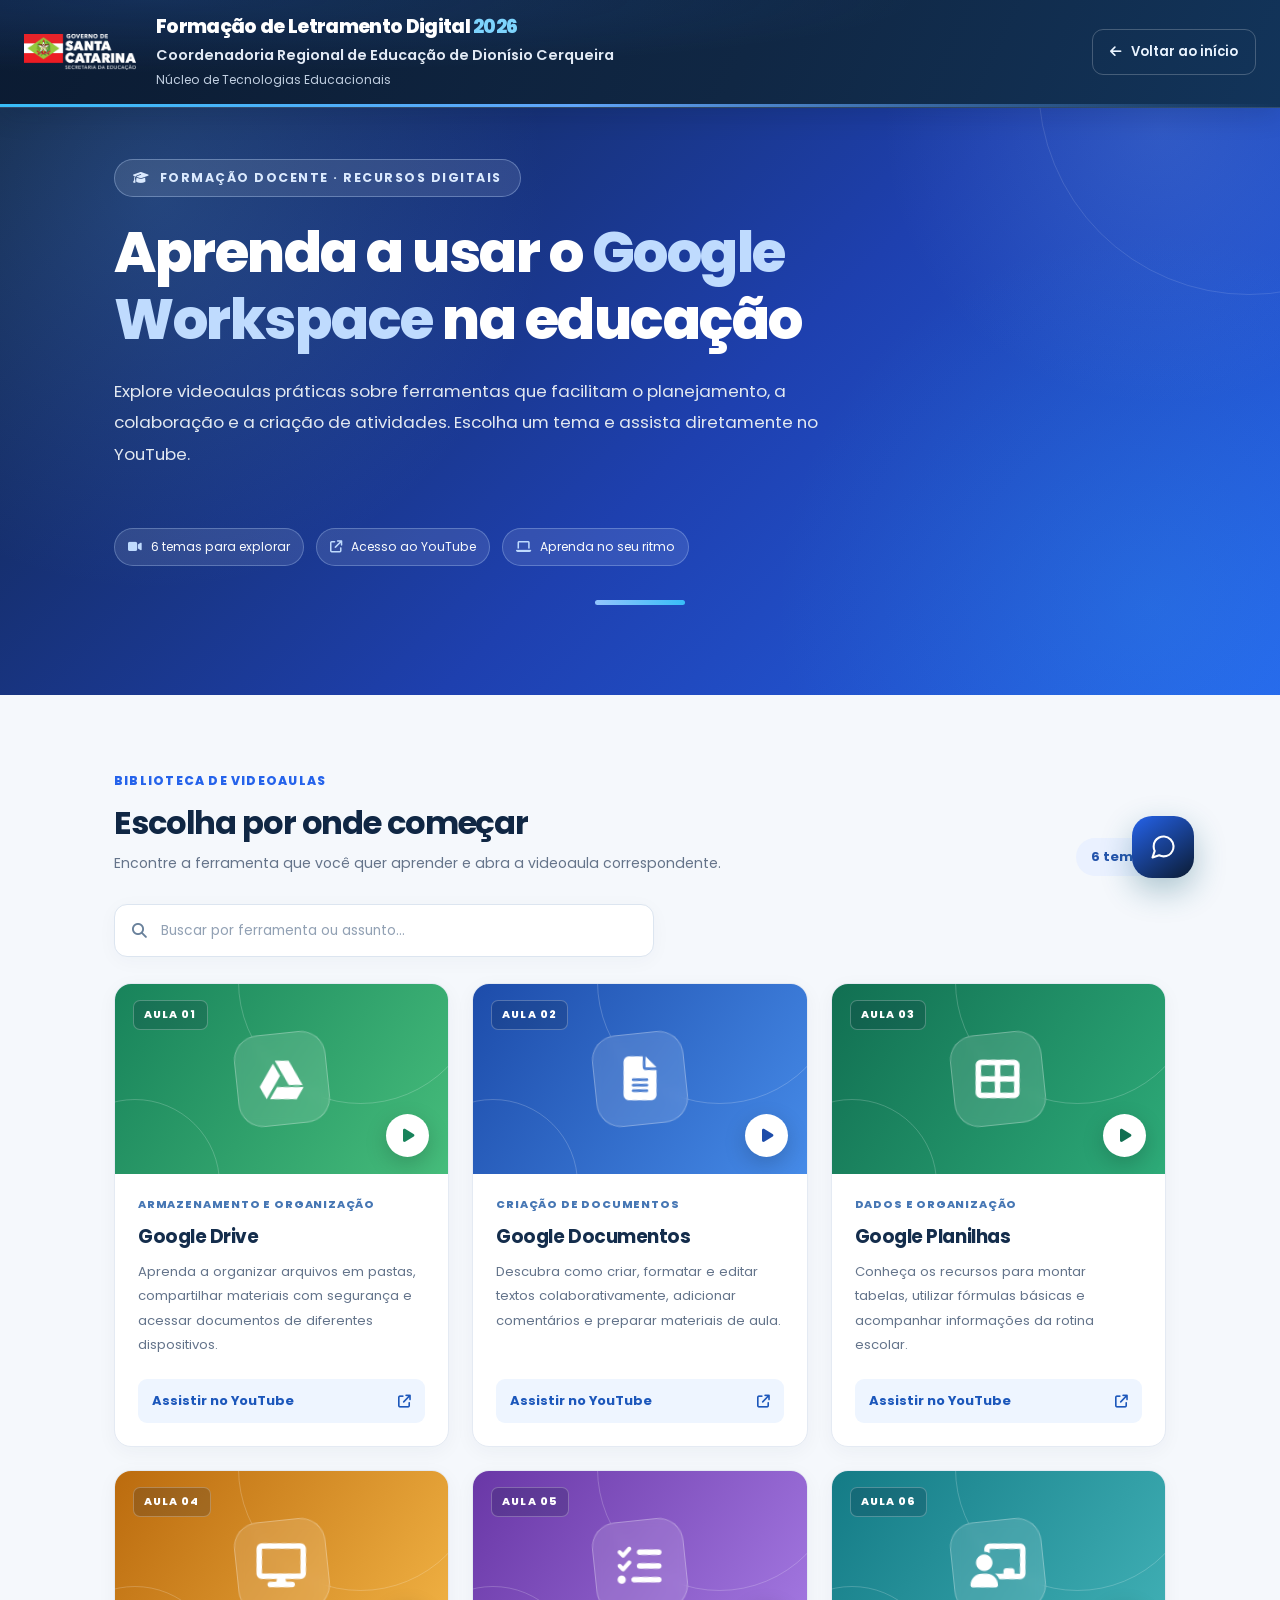
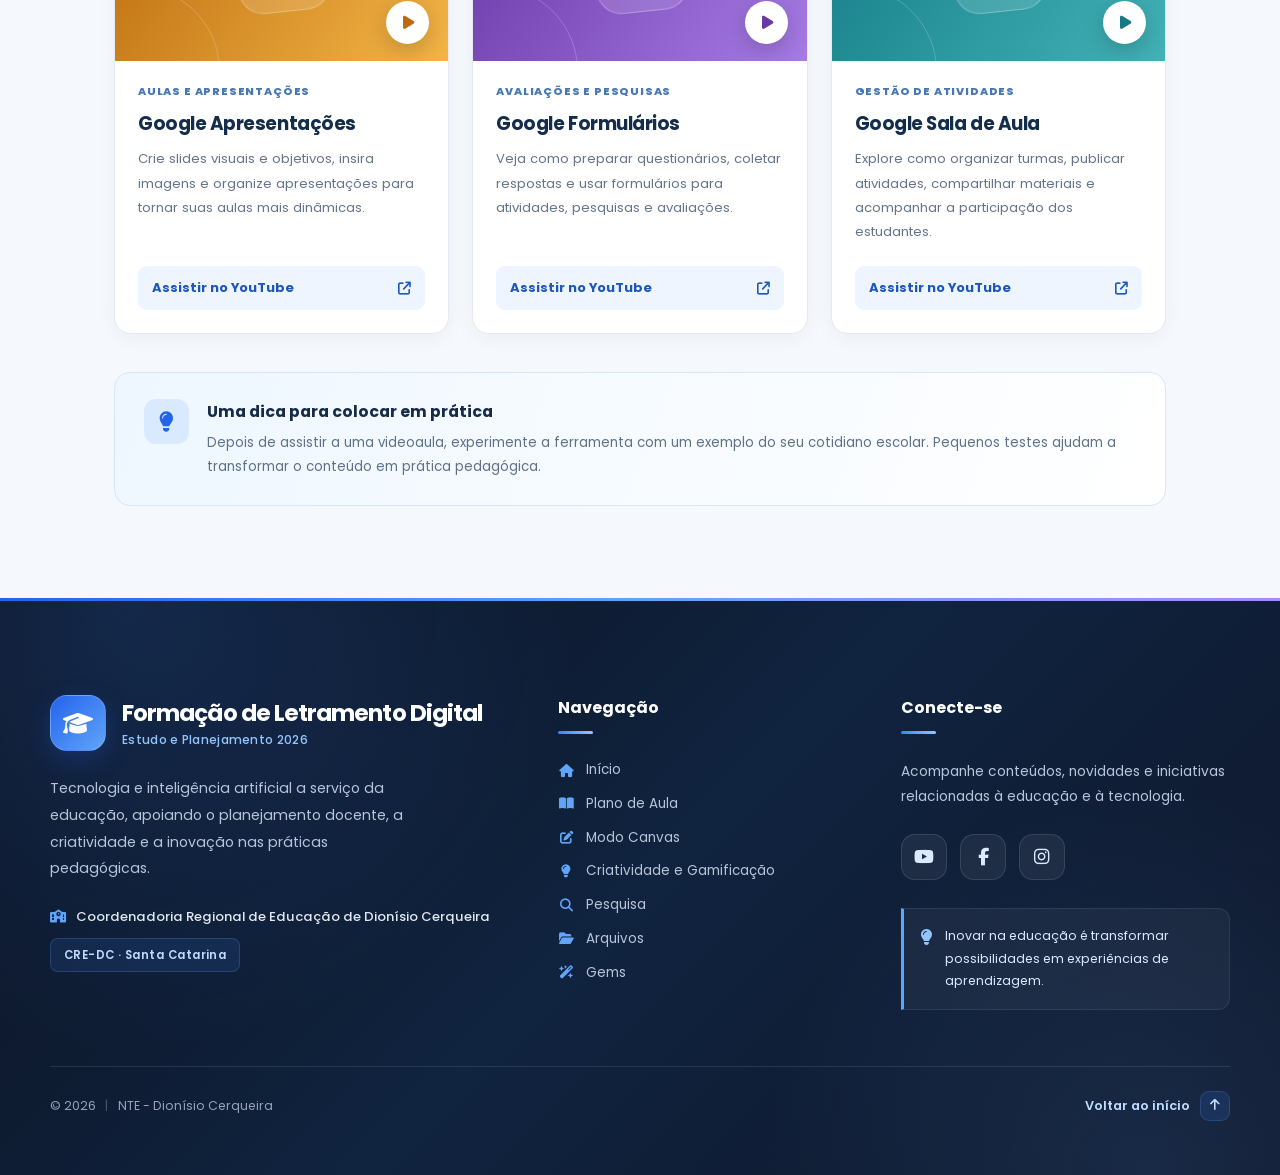
<file: videos-workspace.html>
<!DOCTYPE html>
<html lang="pt-BR">
<head>
  <meta charset="UTF-8">
  <meta name="viewport" content="width=device-width, initial-scale=1">
  <meta name="theme-color" content="#0b1b32">
  <meta name="description" content="Videoaulas sobre ferramentas do Google Workspace for Education para professores da Formação de Letramento Digital 2026.">
  <title>Videoaulas Google Workspace | Letramento Digital 2026</title>
  <link rel="preconnect" href="https://fonts.googleapis.com">
  <link rel="preconnect" href="https://fonts.gstatic.com" crossorigin>
  <link href="https://fonts.googleapis.com/css2?family=Poppins:wght@400;500;600;700;800&display=swap" rel="stylesheet">
  <link rel="stylesheet" href="https://cdnjs.cloudflare.com/ajax/libs/font-awesome/6.5.1/css/all.min.css">
  <link rel="stylesheet" href="videos-workspace.css">
  <script src="videos-workspace.js" defer></script>
  <link rel="stylesheet" href="chatbot.css">
  <script src="chatbot.js" defer></script>
</head>
<body>
  <a class="skip-link" href="#conteudo">Pular para o conteúdo</a>
  <header class="site-header">
    <div class="header-container">
      <a href="index.html" class="brand" aria-label="Voltar à página inicial da Formação de Letramento Digital">
        <span class="brand-logo"><img src="logo-sc.png" alt="" width="691" height="502"></span>
        <span class="brand-copy">
          <span class="brand-title">Formação de Letramento Digital <span class="brand-year">2026</span></span>
          <span class="brand-subtitle">Coordenadoria Regional de Educação de Dionísio Cerqueira</span>
          <span class="brand-institution">Núcleo de Tecnologias Educacionais</span>
        </span>
      </a>
      <a href="index.html" class="header-home"><i class="fa-solid fa-arrow-left" aria-hidden="true"></i><span>Voltar ao início</span></a>
    </div>
  </header>

  <main id="conteudo">
    <section class="hero" aria-labelledby="page-title">
      <div class="hero-glow" aria-hidden="true"></div>
      <div class="container hero-inner">
        <div class="hero-label"><i class="fa-solid fa-graduation-cap" aria-hidden="true"></i> FORMAÇÃO DOCENTE · RECURSOS DIGITAIS</div>
        <h1 id="page-title">Aprenda a usar o <span>Google Workspace</span> na educação</h1>
        <p class="hero-description">Explore videoaulas práticas sobre ferramentas que facilitam o planejamento, a colaboração e a criação de atividades. Escolha um tema e assista diretamente no YouTube.</p>
        <div class="hero-stats" aria-label="Informações das videoaulas">
          <span><i class="fa-solid fa-video" aria-hidden="true"></i> 6 temas para explorar</span>
          <span><i class="fa-solid fa-arrow-up-right-from-square" aria-hidden="true"></i> Acesso ao YouTube</span>
          <span><i class="fa-solid fa-laptop" aria-hidden="true"></i> Aprenda no seu ritmo</span>
        </div>
      </div>
    </section>

    <section class="videos-section" aria-labelledby="videos-title">
      <div class="container">
        <div class="section-top">
          <div>
            <span class="section-eyebrow">BIBLIOTECA DE VIDEOAULAS</span>
            <h2 id="videos-title">Escolha por onde começar</h2>
            <p>Encontre a ferramenta que você quer aprender e abra a videoaula correspondente.</p>
          </div>
          <div class="result-counter"><span id="video-count">6</span> temas</div>
        </div>

        <div class="toolbar">
          <label class="search-wrapper" for="video-search">
            <i class="fa-solid fa-magnifying-glass" aria-hidden="true"></i>
            <input type="search" id="video-search" placeholder="Buscar por ferramenta ou assunto..." autocomplete="off">
          </label>
          <button type="button" class="clear-search" id="clear-search" hidden><i class="fa-solid fa-xmark" aria-hidden="true"></i> Limpar busca</button>
        </div>
        <div class="video-grid" id="video-grid" aria-live="polite"></div>
        <div class="empty-state" id="empty-state" hidden>
          <i class="fa-solid fa-magnifying-glass" aria-hidden="true"></i>
          <h3>Nenhuma videoaula encontrada</h3>
          <p>Tente pesquisar por outro nome de ferramenta ou assunto.</p>
        </div>

        <aside class="learning-tip" aria-label="Sugestão de aprendizagem">
          <div class="tip-icon"><i class="fa-solid fa-lightbulb" aria-hidden="true"></i></div>
          <div><h3>Uma dica para colocar em prática</h3><p>Depois de assistir a uma videoaula, experimente a ferramenta com um exemplo do seu cotidiano escolar. Pequenos testes ajudam a transformar o conteúdo em prática pedagógica.</p></div>
        </aside>
      </div>
    </section>
  </main>

  <footer class="site-footer">

  <div class="footer-main">

    <!-- Identidade do site -->
    <div class="footer-brand">

      <a href="index.html#inicio" class="footer-logo">
        <span class="footer-logo-icon">
          <i class="fa-solid fa-graduation-cap" aria-hidden="true"></i>
        </span>

        <span class="footer-logo-text">
          <strong>Formação de Letramento Digital</strong>
          <small>Estudo e Planejamento 2026</small>
        </span>
      </a>

      <p class="footer-description">
        Tecnologia e inteligência artificial a serviço da educação,
        apoiando o planejamento docente, a criatividade e a inovação
        nas práticas pedagógicas.
      </p>

      <span class="footer-institution">
        <i class="fa-solid fa-school" aria-hidden="true"></i>
        Coordenadoria Regional de Educação de Dionísio Cerqueira
      </span>

      <span class="footer-secretariat">
        CRE-DC · Santa Catarina
      </span>

    </div>


    <!-- Navegação -->
    <div class="footer-navigation">

      <h3>Navegação</h3>

      <a href="index.html#inicio">
        <i class="fa-solid fa-house" aria-hidden="true"></i>
        Início
      </a>

      <a href="index.html#mod1">
        <i class="fa-solid fa-book-open" aria-hidden="true"></i>
        Plano de Aula
      </a>

      <a href="index.html#mod2">
        <i class="fa-solid fa-pen-to-square" aria-hidden="true"></i>
        Modo Canvas
      </a>

      <a href="index.html#mod3">
        <i class="fa-solid fa-lightbulb" aria-hidden="true"></i>
        Criatividade e Gamificação
      </a>

      <a href="index.html#mod4">
        <i class="fa-solid fa-magnifying-glass" aria-hidden="true"></i>
        Pesquisa
      </a>

      <a href="index.html#mod5">
        <i class="fa-solid fa-folder-open" aria-hidden="true"></i>
        Arquivos
      </a>

      <a href="index.html#mod6">
        <i class="fa-solid fa-wand-magic-sparkles" aria-hidden="true"></i>
        Gems
      </a>

    </div>


    <!-- Redes sociais -->
    <div class="footer-social">

      <h3>Conecte-se</h3>

      <p>
        Acompanhe conteúdos, novidades e iniciativas relacionadas
        à educação e à tecnologia.
      </p>

      <div class="footer-social-icons">

        <a
          href="https://www.youtube.com/@ntedionisiocerqueira"
          target="_blank"
          rel="noopener noreferrer"
          aria-label="YouTube"
          title="YouTube"
        >
          <i class="fa-brands fa-youtube" aria-hidden="true"></i>
        </a>

        <a
          href="https://www.facebook.com/cre.dionisio.cerqueira"
          target="_blank"
          rel="noopener noreferrer"
          aria-label="Facebook"
          title="Facebook"
        >
          <i class="fa-brands fa-facebook-f" aria-hidden="true"></i>
        </a>

        <a
          href="https://www.instagram.com/cre_dionisio_cerqueira/"
          target="_blank"
          rel="noopener noreferrer"
          aria-label="Instagram"
          title="Instagram"
        >
          <i class="fa-brands fa-instagram" aria-hidden="true"></i>
        </a>

      </div>

      <div class="footer-message">
        <i class="fa-solid fa-lightbulb" aria-hidden="true"></i>

        <span>
          Inovar na educação é transformar possibilidades
          em experiências de aprendizagem.
        </span>
      </div>

    </div>

  </div>


  <!-- Barra inferior -->
  <div class="footer-bottom">

    <p>
      &copy; 2026
      <span class="footer-divider">|</span>
      NTE - Dionísio Cerqueira
    </p>

    <a href="#conteudo" class="footer-back-top">
      Voltar ao início
      <i class="fa-solid fa-arrow-up" aria-hidden="true"></i>
    </a>

  </div>

</footer>
<!-- Assistente demonstrativo de Letramento Digital -->
  <button class="chat-launcher" id="chat-launcher" type="button" aria-label="Abrir assistente virtual" aria-controls="chat-panel" aria-expanded="false">
    <svg viewBox="0 0 24 24" fill="none" stroke="currentColor" stroke-width="1.8" stroke-linecap="round" stroke-linejoin="round" aria-hidden="true"><path d="M21 11.5a8.4 8.4 0 0 1-.9 3.8 8.5 8.5 0 0 1-7.6 4.7 8.4 8.4 0 0 1-3.8-.9L3 21l1.9-5.7a8.4 8.4 0 0 1-.9-3.8 8.5 8.5 0 0 1 4.7-7.6 8.4 8.4 0 0 1 3.8-.9h.5a8.5 8.5 0 0 1 8 8z"/></svg>
  </button>

  <section class="chat-panel" id="chat-panel" role="dialog" aria-modal="false" aria-labelledby="chat-title" hidden>
    <header class="chat-header">
      <div class="bot-avatar" aria-hidden="true">✦</div>
      <div class="header-info"><h2 id="chat-title">Assistente de Letramento Digital</h2><p><span class="status-dot"></span> Guia pedagógico interativo</p></div>
      <button class="icon-button" id="close-chat" type="button" aria-label="Fechar conversa" title="Fechar">×</button>
    </header>

    <div class="chat-messages" id="chat-messages" role="log" aria-live="polite" aria-relevant="additions text"></div>

    <div class="chat-bottom">
      <div class="suggestions" id="suggestions" aria-label="Atalhos de navegação"></div>
      <div class="chat-menu" id="chat-menu" aria-label="Escolha uma opção"></div>
      <div class="chat-actions"><button type="button" id="chat-back" class="chat-nav-btn">← Voltar</button><button type="button" id="chat-home" class="chat-nav-btn">⌂ Menu inicial</button></div>
      <p class="chat-disclaimer">Navegação por opções, sem IA generativa. Não informe dados pessoais de estudantes.</p>
    </div>
  </section>
</body>
</html>
</file>
<file: style.css>
* { box-sizing: border-box; scroll-behavior: smooth; }





/* ===== HEADER MODERNO: identidade do projeto ===== */

:root {
  --header-bg: #0b1b32;
  --header-bg-hover: #193354;
  --header-text: #f8fafc;
  --header-muted: #c0cee0;
  --header-accent: #7dd3fc;
  --header-border: rgba(255, 255, 255, 0.13);
}

.site-header {
  position: sticky;
  top: 0;
  z-index: 1000;
  width: 100%;
  color: var(--header-text);
  background:
    radial-gradient(ellipse at 12% 0%, rgba(59, 130, 246, 0.18), transparent 48%),
    linear-gradient(115deg, #0b1b32 0%, #102744 58%, #12345a 100%);
  border-bottom: 1px solid var(--header-border);
  box-shadow: 0 8px 28px rgba(8, 20, 39, 0.18);
}

.site-header::after {
  content: "";
  display: block;
  height: 3px;
  background: linear-gradient(90deg, #38bdf8 0%, #60a5fa 45%, rgba(96, 165, 250, 0) 100%);
  opacity: 0.9;
}

.header-container {
  width: min(100% - 48px, 1440px);
  min-height: 104px;
  margin-inline: auto;
  display: flex;
  align-items: center;
  justify-content: space-between;
  gap: 24px;
  padding-block: 14px;
}

/* Identidade do projeto */
.brand {
  display: flex;
  flex-direction: column;
  flex-shrink: 0;
  gap: 5px;
  max-width: 100%;
  color: inherit;
  text-decoration: none;
  border-radius: 8px;
}

.brand-title {
  font-size: clamp(1.05rem, 1.5vw, 1.4rem);
  font-weight: 750;
  line-height: 1.25;
  letter-spacing: -0.035em;
}

.brand-year {
  display: inline-block;
  margin-left: 3px;
  color: var(--header-accent);
  font-weight: 800;
  text-shadow: 0 0 22px rgba(125, 211, 252, 0.22);
}

.brand-subtitle {
  color: #e2eaf5;
  font-size: 0.9rem;
  font-weight: 600;
  line-height: 1.4;
}

.brand-institution {
  color: var(--header-muted);
  font-size: 0.76rem;
  line-height: 1.5;
}

.brand:hover .brand-title {
  color: #ffffff;
}

.brand:focus-visible {
  outline: 2px solid var(--header-accent);
  outline-offset: 5px;
}

/* Navegação */
.main-navigation {
  display: flex;
  align-items: center;
  justify-content: center;
  flex-wrap: wrap;
  gap: 4px;
}

.main-navigation a {
  padding: 10px 11px;
  border: 1px solid transparent;
  border-radius: 9px;
  color: var(--header-muted);
  font-size: 0.84rem;
  font-weight: 550;
  line-height: 1.4;
  text-decoration: none;
  transition: color 180ms ease, background-color 180ms ease, border-color 180ms ease;
}

.main-navigation a:hover,
.main-navigation a:focus-visible {
  color: #ffffff;
  background: rgba(255, 255, 255, 0.075);
  border-color: var(--header-border);
  outline: none;
}

.nav-separator {
  color: var(--header-accent);
}

/* Redes sociais */
.social-links {
  display: flex;
  align-items: center;
  gap: 8px;
  flex-shrink: 0;
}

.social-links a {
  display: grid;
  place-items: center;
  width: 39px;
  height: 39px;
  border: 1px solid var(--header-border);
  border-radius: 50%;
  background: rgba(255, 255, 255, 0.035);
  color: var(--header-muted);
  font-size: 1rem;
  text-decoration: none;
  transition: color 180ms ease, background-color 180ms ease, border-color 180ms ease, transform 180ms ease;
}

.social-links a:hover {
  color: #ffffff;
  background: rgba(96, 165, 250, 0.16);
  border-color: rgba(125, 211, 252, 0.65);
  transform: translateY(-2px);
}

/* Botão do menu mobile */
.menu-toggle {
  display: none;
  flex-direction: column;
  align-items: center;
  justify-content: center;
  gap: 5px;
  width: 44px;
  height: 44px;
  padding: 10px;
  border: 1px solid var(--header-border);
  border-radius: 11px;
  background: rgba(255, 255, 255, 0.05);
  cursor: pointer;
  transition: background-color 180ms ease, border-color 180ms ease;
}

.menu-toggle:hover {
  background: rgba(255, 255, 255, 0.11);
  border-color: rgba(125, 211, 252, 0.55);
}

.menu-toggle span {
  width: 20px;
  height: 2px;
  border-radius: 2px;
  background: var(--header-text);
}

.menu-toggle:focus-visible,
.social-links a:focus-visible {
  outline: 2px solid var(--header-accent);
  outline-offset: 3px;
}

/* Tablets e celulares */
@media (max-width: 1100px) {
  .header-container {
    width: calc(100% - 32px);
    min-height: 88px;
    flex-wrap: wrap;
    gap: 14px;
    padding-block: 14px;
  }

  .menu-toggle {
    display: flex;
    margin-left: auto;
  }

  .main-navigation {
    display: none;
    order: 3;
    width: 100%;
    flex-direction: column;
    align-items: stretch;
    gap: 4px;
    padding-top: 12px;
    border-top: 1px solid var(--header-border);
  }

  .main-navigation.is-open {
    display: flex;
  }

  .main-navigation a {
    padding: 13px 14px;
  }

  .social-links {
    order: 2;
  }
}

@media (max-width: 600px) {
  .header-container {
    width: calc(100% - 28px);
    gap: 12px;
  }

  .brand {
    flex: 1 1 180px;
    min-width: 0;
  }

  .brand-title {
    font-size: clamp(0.94rem, 4vw, 1.08rem);
    overflow-wrap: anywhere;
  }

  .brand-subtitle {
    font-size: 0.8rem;
  }

  .brand-institution {
    max-width: 260px;
    font-size: 0.7rem;
  }

  .social-links {
    width: 100%;
    order: 4;
    padding-top: 10px;
    border-top: 1px solid var(--header-border);
  }
}

@media (prefers-reduced-motion: reduce) {
  .main-navigation a,
  .social-links a,
  .menu-toggle {
    transition: none;
  }

  .social-links a:hover {
    transform: none;
  }
}

body {

  margin: 0;

  font-family: 'Poppins', sans-serif;

  background: #f4f6f8;

  color: #333;

}



.container {

  max-width: 1100px;

  margin: auto;

  padding: 0 1.5rem;

}



.header {

  position: sticky;

  top: 0;

  background: #0f172a;

  color: #fff;

  z-index: 1000;

}



.header-flex {

  display: flex;

  flex-wrap: wrap;

  align-items: center;

  justify-content: space-between;

  padding: 1rem 0;

}



.subtitle { font-size: 0.9rem; opacity: 0.8; }



.menu a {

  color: #cbd5f5;

  margin: 0 0.4rem;

  text-decoration: none;

  font-size: 0.85rem;

}



.social {

  display: flex;

  gap: 0.8rem;

}



.social a {

  color: #e2e8f0;

  font-size: 1rem;

  transition: color 0.2s ease, transform 0.2s ease;

}



.social a:hover {

  color: #38bdf8;

  transform: translateY(-2px);

}



.module { padding: 3rem 0; }

.module.alt { background: #fff; }



h2 { color: #0f172a; }



.prompt-box {

  background: #0f172a;

  color: #e5e7eb;

  padding: 1.2rem;

  border-radius: 12px;

  margin: 1.5rem 0;

}



.level-tag {

  display: inline-block;

  margin-bottom: 0.5rem;

  font-size: 0.8rem;

  font-weight: 600;

}



.level-basic { border-left: 5px solid #22c55e; }

.level-mid { border-left: 5px solid #3b82f6; }

.level-advanced { border-left: 5px solid #a855f7; }



pre {

  white-space: pre-wrap;

  font-family: inherit;

  font-size: 0.9rem;

}



button {

  margin-top: 1rem;

  background: #3b82f6;

  color: #fff;

  border: none;

  padding: 0.5rem 1rem;

  border-radius: 8px;

  cursor: pointer;

}



button:hover { background: #2563eb; }



.tip {

  font-size: 0.85rem;

  opacity: 0.85;

}



.footer {

  text-align: center;

  padding: 1.5rem;

  background: #0f172a;

  color: #cbd5f5;

  font-size: 0.8rem;

}



/* ===== SEÇÃO INTRO: IA GENERATIVA ===== */

.intro {
  position: relative;
  overflow: hidden;
  background:
    radial-gradient(circle at 100% 0%, rgba(96, 165, 250, 0.10), transparent 35%),
    #ffffff;
  padding: clamp(2.5rem, 5vw, 4.5rem) 0;
}

.intro .container {
  max-width: 1100px;
}

/* Identificação da seção */
.intro-tag {
  display: inline-block;
  margin-bottom: 1rem;
  color: #2563eb;
  font-size: 0.75rem;
  font-weight: 700;
  letter-spacing: 0.09em;
  line-height: 1.5;
}

/* Título principal */
.intro h2 {
  position: relative;
  color: #10233f;
  font-size: clamp(1.7rem, 3vw, 2.35rem);
  font-weight: 700;
  line-height: 1.25;
  letter-spacing: -0.04em;
  margin: 0 0 1.25rem;
}

.intro h2::after {
  content: "";
  display: block;
  width: 64px;
  height: 4px;
  margin-top: 1rem;
  border-radius: 999px;
  background: linear-gradient(90deg, #2563eb, #60a5fa);
}

/* Texto de apresentação */
.intro-text {
  max-width: 850px;
  margin: 0 0 2.5rem;
  color: #475569;
  font-size: 1rem;
  line-height: 1.9;
}

.intro-text strong {
  color: #10233f;
  font-weight: 600;
}

/* Títulos das subseções */
.intro h3 {
  color: #10233f;
  font-size: 1.15rem;
  font-weight: 600;
  line-height: 1.4;
  margin: 2.5rem 0 1.1rem;
}

/* Descrição dos acessos */
.tools-description {
  max-width: 650px;
  margin: -0.4rem 0 1.5rem;
  color: #64748b;
  font-size: 0.9rem;
  line-height: 1.7;
}

/* Fluxo de trabalho com IA */
.flow {
  display: flex;
  flex-wrap: wrap;
  align-items: center;
  gap: 0.75rem;
  margin: 0 0 2.8rem;
}

.flow span {
  display: inline-flex;
  align-items: center;
  justify-content: center;
  min-height: 44px;
  padding: 0.7rem 1rem;
  border: 1px solid #dbe5f1;
  border-radius: 12px;
  background: #f8fafc;
  color: #334155;
  font-size: 0.85rem;
  font-weight: 500;
  line-height: 1.4;
  white-space: normal;
  transition: background-color 180ms ease, border-color 180ms ease, transform 180ms ease;
}

.flow span:hover {
  background: #eff6ff;
  border-color: #93c5fd;
  transform: translateY(-2px);
}

/* Botões das ferramentas de IA */
.intro .ia-buttons {
  display: grid;
  grid-template-columns: repeat(3, minmax(0, 1fr));
  gap: 1rem;
  margin: 0 0 1.8rem;
  justify-content: initial;
}

.intro .ia-buttons button {
  width: 100%;
  min-width: 0;
  min-height: 58px;
  margin: 0;
  padding: 1rem 1.1rem;
  display: flex;
  align-items: center;
  justify-content: center;
  gap: 0.65rem;
  border: 1px solid #dbe5f1;
  border-radius: 12px;
  background: #ffffff;
  color: #1e3a5f;
  font-family: inherit;
  font-size: 0.9rem;
  font-weight: 600;
  line-height: 1.4;
  text-align: center;
  cursor: pointer;
  box-shadow: 0 3px 10px rgba(15, 23, 42, 0.035);
  transition: background-color 180ms ease, border-color 180ms ease, color 180ms ease, box-shadow 180ms ease, transform 180ms ease;
}

.intro .ia-buttons button:hover {
  background: #eff6ff;
  color: #1d4ed8;
  border-color: #93c5fd;
  box-shadow: 0 8px 20px rgba(37, 99, 235, 0.09);
  transform: translateY(-2px);
}

.intro .ia-buttons button:focus-visible {
  outline: 3px solid #93c5fd;
  outline-offset: 3px;
}

/* Botão de acesso aos arquivos */
.intro .files-access {
  display: flex;
  justify-content: flex-start;
  margin-top: 1.5rem;
}

.intro .files-access a {
  display: inline-flex;
  align-items: center;
  justify-content: center;
  gap: 0.65rem;
  min-height: 48px;
  padding: 0.85rem 1.25rem;
  border: 1px solid #15803d;
  border-radius: 10px;
  background: #15803d;
  color: #ffffff;
  font-family: inherit;
  font-size: 0.9rem;
  font-weight: 600;
  line-height: 1.4;
  text-decoration: none;
  box-shadow: 0 4px 12px rgba(21, 128, 61, 0.12);
  transition: background-color 180ms ease, border-color 180ms ease, box-shadow 180ms ease, transform 180ms ease;
}

.intro .files-access a:hover {
  background: #166534;
  border-color: #166534;
  box-shadow: 0 7px 16px rgba(21, 128, 61, 0.18);
  transform: translateY(-2px);
}

.intro .files-access a:focus-visible {
  outline: 3px solid #86efac;
  outline-offset: 3px;
}

/* Tablets */
@media (max-width: 768px) {
  .intro {
    padding: 3rem 0;
  }

  .intro-text {
    font-size: 0.95rem;
    line-height: 1.8;
    margin-bottom: 2rem;
  }

  .intro h3 {
    margin-top: 2rem;
  }

  .flow {
    gap: 0.6rem;
    margin-bottom: 2.2rem;
  }

  .intro .ia-buttons {
    grid-template-columns: repeat(2, minmax(0, 1fr));
    gap: 0.75rem;
  }
}

/* Celulares */
@media (max-width: 480px) {
  .intro {
    padding: 2.5rem 0;
  }

  .intro h2 {
    font-size: 1.65rem;
  }

  .intro h3 {
    font-size: 1.05rem;
  }

  .intro-text {
    font-size: 0.9rem;
    line-height: 1.8;
  }

  .tools-description {
    font-size: 0.85rem;
  }

  .flow {
    display: grid;
    grid-template-columns: 1fr;
    gap: 0.6rem;
  }

  .flow span {
    justify-content: flex-start;
    min-height: 42px;
    padding: 0.7rem 0.9rem;
  }

  .intro .ia-buttons {
    grid-template-columns: 1fr;
    gap: 0.65rem;
  }

  .intro .ia-buttons button {
    min-height: 52px;
    justify-content: flex-start;
    padding-inline: 1rem;
    text-align: left;
  }

  .intro .files-access a {
    width: 100%;
    padding-inline: 0.8rem;
  }
}

/* Acessibilidade: reduzir animações */
@media (prefers-reduced-motion: reduce) {
  .flow span,
  .intro .ia-buttons button,
  .intro .files-access a {
    transition: none;
  }

  .flow span:hover,
  .intro .ia-buttons button:hover,
  .intro .files-access a:hover {
    transform: none;
  }
}

.header-title h1 {

  font-size: 1.3rem;

  font-weight: 700;

  color: #ffffff;

  margin: 0;

  line-height: 1.2;

  border-left: 3px solid #38bdf8;

  padding-left: 0.8rem;

}



.header-title h2 {

  font-size: 0.95rem;          /* um pouco maior */

  font-weight: 500;

  color: #e2e8f0;              /* cinza claro (ótimo contraste) */

  margin-top: 0.3rem;

  letter-spacing: 0.03em;      /* ar institucional */

  text-transform: uppercase;

}



/* ===== SEÇÃO DE INÍCIO DA PRÁTICA ===== */

.practice-start {
  position: relative;
  isolation: isolate;
  overflow: hidden;
  padding: clamp(3.5rem, 7vw, 6rem) 0;
  color: #f8fafc;
  text-align: center;
  background:
    radial-gradient(circle at 12% 15%, rgba(96, 165, 250, 0.22), transparent 32%),
    radial-gradient(circle at 90% 85%, rgba(56, 189, 248, 0.16), transparent 30%),
    linear-gradient(135deg, #10233f 0%, #1e40af 55%, #2563eb 100%);
}

.practice-start::before {
  content: "";
  position: absolute;
  z-index: -1;
  width: 280px;
  height: 280px;
  top: -170px;
  right: 8%;
  border: 1px solid rgba(255, 255, 255, 0.12);
  border-radius: 50%;
  box-shadow:
    0 0 0 28px rgba(255, 255, 255, 0.025),
    0 0 0 56px rgba(255, 255, 255, 0.02);
  pointer-events: none;
}

.practice-start .container {
  max-width: 900px;
}

/* Etiqueta de abertura */

.practice-start .practice-tag {
  display: inline-flex;
  align-items: center;
  justify-content: center;
  margin-bottom: 1.4rem;
  padding: 0.5rem 0.9rem;
  border: 1px solid rgba(191, 219, 254, 0.35);
  border-radius: 999px;
  background: rgba(255, 255, 255, 0.10);
  color: #dbeafe;
  font-size: 0.78rem;
  font-weight: 700;
  letter-spacing: 0.09em;
  line-height: 1.4;
  text-transform: uppercase;
}

/* Título da seção */

.practice-start h2 {
  max-width: 800px;
  margin: 0 auto;
  color: #ffffff;
  font-size: clamp(1.9rem, 4.5vw, 3rem);
  font-weight: 700;
  line-height: 1.2;
  letter-spacing: -0.04em;
}

.practice-start h2 strong {
  display: inline-block;
  margin-top: 0.25rem;
  color: #bfdbfe;
  font-weight: 700;
}

/* Texto explicativo */

.practice-start p {
  max-width: 680px;
  margin: 1.4rem auto 0;
  color: #e2e8f0;
  font-size: clamp(0.95rem, 1.5vw, 1.05rem);
  line-height: 1.85;
  text-wrap: pretty;
}

/* Ajustes para celulares */

@media (max-width: 600px) {
  .practice-start {
    padding: 3.25rem 0;
  }

  .practice-start .practice-tag {
    margin-bottom: 1.1rem;
    font-size: 0.7rem;
  }

  .practice-start h2 {
    font-size: clamp(1.75rem, 7vw, 2.25rem);
    line-height: 1.25;
  }

  .practice-start p {
    margin-top: 1.1rem;
    font-size: 0.92rem;
    line-height: 1.75;
  }

  .practice-start::before {
    right: -150px;
  }
}

@media (prefers-reduced-motion: reduce) {
  .practice-start * {
    scroll-behavior: auto;
  }
}

.gems-section {

  background: #f8fafc;

  padding: 4rem 0;

  text-align: center;

}



.gems-tag {

  display: inline-block;

  background: linear-gradient(135deg, #2563eb, #1e40af);

  color: #ffffff;

  padding: 0.6rem 1.6rem;      /* bem maior */

  border-radius: 999px;

  font-size: 0.85rem;          /* texto maior */

  font-weight: 600;

  letter-spacing: 0.08em;

  text-transform: uppercase;

  margin-bottom: 1.6rem;

  box-shadow: 0 8px 20px rgba(37, 99, 235, 0.25);

}



.gems-section h2 {

  font-size: 1.6rem;

  margin-bottom: 1rem;

}



.gems-intro {

  max-width: 720px;

  margin: 0 auto 2.5rem;

  font-size: 0.95rem;

  line-height: 1.6;

  color: #334155;

}



.gems-grid {

  display: grid;

  grid-template-columns: repeat(auto-fit, minmax(260px, 1fr));

  gap: 1.5rem;

}



.gem-card {

  background: #ffffff;

  padding: 1.8rem;

  border-radius: 14px;

  box-shadow: 0 10px 25px rgba(0, 0, 0, 0.05);

  text-align: left;

  display: flex;              /* NOVO */

  flex-direction: column;     /* NOVO */



}



.gem-card h3 {

  font-size: 1rem;

  margin-bottom: 0.6rem;

}



.gem-card p {

  font-size: 0.85rem;

  line-height: 1.5;

  margin-bottom: 1.2rem;

  color: #475569;

}



.gem-card a {

  margin-top: auto;           /* NOVO – empurra para baixo */

  align-self: flex-start;



  background: #2563eb;

  color: #ffffff;

  padding: 0.5rem 1.2rem;

  border-radius: 8px;

  font-size: 0.8rem;

  text-decoration: none;

  transition: background-color 0.2s ease;

}





.gem-card a:hover {

  background: #1e40af;

}



.modal {

  display: none;

  position: fixed;

  inset: 0;

  background: rgba(15, 23, 42, 0.7);

  z-index: 999;

  align-items: center;

  justify-content: center;

}



.modal-content {

  background: #ffffff;

  max-width: 420px;

  width: 90%;

  padding: 2rem;

  border-radius: 14px;

  text-align: center;

  box-shadow: 0 20px 40px rgba(0, 0, 0, 0.2);

}



.modal-content h3 {

  margin-bottom: 1rem;

}



.modal-content p {

  font-size: 0.9rem;

  line-height: 1.5;

  color: #334155;

  margin-bottom: 1.5rem;

}



.modal-button {

  display: inline-block;

  background: #2563eb;

  color: #ffffff;

  padding: 0.6rem 1.4rem;

  border-radius: 8px;

  text-decoration: none;

  font-size: 0.85rem;

}



.close {

  position: absolute;

  top: 1rem;

  right: 1.2rem;

  font-size: 1.4rem;

  cursor: pointer;

}

/* =====================================================
   MÓDULOS PEDAGÓGICOS — organização, leitura e interação
   Aplicado às sections .module e aos cartões .prompt-box
   ===================================================== */

.module {
  position: relative;
  padding: clamp(3.25rem, 6vw, 5.25rem) 0;
  background: #f4f7fb;
  border-bottom: 1px solid #e5ebf3;
  scroll-margin-top: 120px;
}

.module.alt {
  background:
    radial-gradient(circle at 100% 0%, rgba(96, 165, 250, 0.07), transparent 32%),
    #ffffff;
}

.module .container {
  width: min(100% - 40px, 1080px);
  max-width: 1080px;
  margin-inline: auto;
  padding: 0;
}

.module h2 {
  max-width: 900px;
  margin: 0 0 1.6rem;
  color: #10233f;
  font-size: clamp(1.65rem, 3.2vw, 2.35rem);
  font-weight: 750;
  line-height: 1.22;
  letter-spacing: -0.035em;
  text-wrap: balance;
}

.module h2::after {
  content: "";
  display: block;
  width: 62px;
  height: 4px;
  margin-top: 1rem;
  border-radius: 999px;
  background: linear-gradient(90deg, #2563eb, #7dd3fc);
}

.module h3 {
  margin: 2.2rem 0 1.1rem;
  color: #1e3a5f;
  font-size: clamp(1.05rem, 2vw, 1.25rem);
  font-weight: 700;
  line-height: 1.5;
  text-wrap: pretty;
}

.module h4 {
  margin: 0 0 0.9rem;
  color: #1e3a5f;
  font-size: 1rem;
  font-weight: 700;
  line-height: 1.45;
}

.module .objective,
.module .when {
  display: block;
  margin: 0.85rem 0;
  padding: 1rem 1.15rem;
  border: 1px solid #dce7f5;
  border-radius: 12px;
  background: #ffffff;
  color: #475569;
  font-size: 0.96rem;
  line-height: 1.75;
}

.module .objective {
  border-left: 4px solid #2563eb;
  background: linear-gradient(110deg, #eff6ff, #ffffff 78%);
}

.module .when {
  border-left: 4px solid #0d9488;
  background: linear-gradient(110deg, #f0fdfa, #ffffff 78%);
}

.module .objective strong,
.module .when strong {
  color: #17365b;
}

/* Cada prompt funciona como um cartão independente */
.module .prompt-box {
  position: relative;
  margin: 1.25rem 0;
  padding: clamp(1rem, 2.5vw, 1.5rem);
  overflow: hidden;
  border: 1px solid #dbe5f1;
  border-left: 4px solid #3b82f6;
  border-radius: 16px;
  background: #ffffff;
  color: #334155;
  box-shadow: 0 8px 24px rgba(15, 23, 42, 0.045);
  transition: border-color 180ms ease, box-shadow 180ms ease, transform 180ms ease;
}

.module .prompt-box:hover {
  border-color: #bfd3ec;
  box-shadow: 0 14px 30px rgba(15, 23, 42, 0.075);
  transform: translateY(-2px);
}

.module .prompt-box.level-basic {
  border-left-color: #16a34a;
}

.module .prompt-box.level-mid {
  border-left-color: #2563eb;
}

.module .prompt-box.level-advanced {
  border-left-color: #7c3aed;
}

.module .level-tag {
  display: inline-flex;
  align-items: center;
  max-width: 100%;
  margin: 0 0 1rem;
  padding: 0.45rem 0.75rem;
  border: 1px solid #dbeafe;
  border-radius: 999px;
  background: #eff6ff;
  color: #1d4ed8;
  font-size: 0.78rem;
  font-weight: 700;
  line-height: 1.5;
}

.module .level-basic .level-tag {
  border-color: #bbf7d0;
  background: #f0fdf4;
  color: #166534;
}

.module .level-mid .level-tag {
  border-color: #bfdbfe;
  background: #eff6ff;
  color: #1d4ed8;
}

.module .level-advanced .level-tag {
  border-color: #ddd6fe;
  background: #f5f3ff;
  color: #6d28d9;
}

/* Área do texto: fácil de ler, selecionar e copiar */
.module .prompt-box pre {
  max-height: 440px;
  margin: 0;
  padding: 1.1rem 1.15rem;
  overflow: auto;
  border: 1px solid #e6edf5;
  border-radius: 10px;
  background: #f8fafc;
  color: #26364b;
  font-family: inherit;
  font-size: 0.91rem;
  font-weight: 400;
  line-height: 1.8;
  white-space: pre-wrap;
  overflow-wrap: anywhere;
  tab-size: 2;
}

.module .prompt-box pre:focus-visible {
  outline: 3px solid #93c5fd;
  outline-offset: 2px;
}

.module .prompt-box button {
  display: inline-flex;
  align-items: center;
  justify-content: center;
  gap: 0.45rem;
  min-height: 44px;
  margin: 1rem 0 0;
  padding: 0.7rem 1.05rem;
  border: 1px solid #1d4ed8;
  border-radius: 9px;
  background: #2563eb;
  color: #ffffff;
  font-family: inherit;
  font-size: 0.86rem;
  font-weight: 700;
  line-height: 1.3;
  cursor: pointer;
  box-shadow: 0 3px 8px rgba(37, 99, 235, 0.16);
  transition: background-color 180ms ease, box-shadow 180ms ease, transform 180ms ease;
}

.module .prompt-box button:hover {
  background: #1d4ed8;
  box-shadow: 0 6px 14px rgba(37, 99, 235, 0.22);
  transform: translateY(-1px);
}

.module .prompt-box button:focus-visible {
  outline: 3px solid #93c5fd;
  outline-offset: 3px;
}

.module .mini-prompts {
  margin: 1.25rem 0;
  padding: 1.15rem 1.25rem;
  border: 1px solid #fde68a;
  border-radius: 12px;
  background: #fffbeb;
  color: #78350f;
}

.module .mini-prompts h4 {
  color: #92400e;
}

.module .mini-prompts ul {
  margin: 0.5rem 0 0;
  padding-left: 1.3rem;
}

.module .mini-prompts li {
  margin: 0.55rem 0;
  line-height: 1.7;
}

.module .tip {
  margin: 1.5rem 0 0;
  padding: 0.95rem 1.1rem;
  border: 1px solid #c7d2fe;
  border-radius: 10px;
  background: #eef2ff;
  color: #3730a3;
  font-size: 0.9rem;
  line-height: 1.7;
}

/* Tablet */
@media (max-width: 768px) {
  .module {
    padding: 3rem 0;
  }

  .module .container {
    width: calc(100% - 32px);
  }

  .module h3 {
    margin-top: 1.8rem;
  }

  .module .prompt-box {
    border-radius: 13px;
  }

  .module .prompt-box pre {
    max-height: 400px;
    font-size: 0.88rem;
    line-height: 1.75;
  }
}

/* Celular */
@media (max-width: 480px) {
  .module {
    padding: 2.4rem 0;
  }

  .module .container {
    width: calc(100% - 28px);
  }

  .module h2 {
    margin-bottom: 1.25rem;
    font-size: 1.55rem;
    line-height: 1.3;
  }

  .module h3 {
    margin: 1.7rem 0 0.9rem;
    font-size: 1.03rem;
  }

  .module .objective,
  .module .when {
    padding: 0.85rem 0.9rem;
    font-size: 0.9rem;
    line-height: 1.7;
  }

  .module .prompt-box {
    margin: 1rem 0;
    padding: 0.9rem;
    border-radius: 12px;
  }

  .module .level-tag {
    font-size: 0.74rem;
    border-radius: 9px;
  }

  .module .prompt-box pre {
    max-height: 360px;
    padding: 0.85rem;
    font-size: 0.84rem;
    line-height: 1.7;
  }

  .module .prompt-box button {
    width: 100%;
    min-height: 46px;
  }

  .module .mini-prompts {
    padding: 0.95rem;
  }
}

/* Acessibilidade: respeitar a preferência por menos movimento */
@media (prefers-reduced-motion: reduce) {
  .module .prompt-box,
  .module .prompt-box button {
    transition: none;
  }

  .module .prompt-box:hover,
  .module .prompt-box button:hover {
    transform: none;
  }
}

/* ===== MELHORIAS INTERATIVAS COM JAVASCRIPT ===== */
.reading-progress {
  position: fixed;
  top: 0;
  left: 0;
  width: 0;
  height: 4px;
  background: linear-gradient(90deg, #38bdf8, #2563eb, #14b8a6);
  z-index: 2000;
  pointer-events: none;
}

.js-reveal {
  opacity: 0;
  transform: translateY(18px);
  transition: opacity 450ms ease, transform 450ms ease;
}

.js-reveal.is-visible {
  opacity: 1;
  transform: translateY(0);
}

.prompt-search-area {
  width: min(100% - 32px, 1000px);
  margin: 1.5rem auto 2rem;
}

.prompt-search {
  display: block;
  width: 100%;
  box-sizing: border-box;
  padding: 14px 18px;
  border: 1px solid #cbd5e1;
  border-radius: 14px;
  background: #fff;
  color: #1e293b;
  font: inherit;
  box-shadow: 0 4px 16px rgba(15, 23, 42, 0.06);
}

.prompt-search:focus-visible {
  outline: 3px solid #93c5fd;
  outline-offset: 2px;
}

.search-feedback {
  min-height: 1.2em;
  margin: 0.6rem 0 0;
  color: #475569;
  font-size: 0.9rem;
}

.back-to-top {
  position: fixed;
  right: 22px;
  bottom: 22px;
  z-index: 1500;
  display: grid;
  place-items: center;
  width: 48px;
  height: 48px;
  margin: 0;
  padding: 0;
  border: 0;
  border-radius: 50%;
  background: #1d4ed8;
  color: #fff;
  font-size: 1.5rem;
  line-height: 1;
  cursor: pointer;
  box-shadow: 0 6px 20px rgba(15, 23, 42, 0.2);
}

.back-to-top:hover {
  background: #1e40af;
}

.back-to-top:focus-visible {
  outline: 3px solid #93c5fd;
  outline-offset: 3px;
}

button:disabled {
  opacity: 0.8;
  cursor: default;
}

@media (prefers-reduced-motion: reduce) {
  .js-reveal,
  .js-reveal.is-visible {
    opacity: 1;
    transform: none;
    transition: none;
  }
}

/* ===== PROMPTS EM TEMA ESCURO, INSPIRADO NO CHATGPT ===== */
.module .prompt-box {
  background: #212121;
  color: #ececec;
  border: 1px solid #3a3a3a;
  border-left: 4px solid #3b82f6;
  border-radius: 14px;
  padding: 1.5rem;
  margin: 1.5rem 0;
  box-shadow: 0 6px 18px rgba(0, 0, 0, 0.12);
}

.module .prompt-box h3,
.module .prompt-box h4 {
  color: #ffffff;
}

.module .prompt-box p,
.module .prompt-box li {
  color: #d1d5db;
}

.module .prompt-box pre {
  background: #2a2a2a;
  color: #ececec;
  border: 1px solid #404040;
  border-radius: 10px;
  padding: 1rem;
  line-height: 1.7;
  white-space: pre-wrap;
  overflow-wrap: anywhere;
}

/* Texto escuro para manter contraste com os fundos claros das etiquetas */
.module .prompt-box .level-tag {
  color: #1e3a5f;
}

.module .prompt-box button {
  background: #2563eb;
  color: #ffffff;
  border: none;
  border-radius: 9px;
  padding: 0.7rem 1rem;
  font-weight: 600;
  transition: background-color 0.2s ease, transform 0.2s ease;
}

.module .prompt-box button:hover {
  background: #1d4ed8;
  transform: translateY(-1px);
}

.module .prompt-box button:focus-visible {
  outline: 2px solid #93c5fd;
  outline-offset: 3px;
}

@media (prefers-reduced-motion: reduce) {
  .module .prompt-box button {
    transition: none;
  }

  .module .prompt-box button:hover {
    transform: none;
  }
}

/* ===== AÇÕES DOS PROMPTS: copiar à esquerda e testar no Gemini à direita ===== */
.module .prompt-box .prompt-actions {
  display: flex;
  align-items: center;
  justify-content: space-between;
  gap: 1rem;
  flex-wrap: wrap;
  margin-top: 1rem;
}

.module .prompt-box .prompt-actions button {
  display: inline-flex;
  align-items: center;
  justify-content: center;
  gap: 0.45rem;
  min-height: 42px;
  margin: 0;
  padding: 0.7rem 1rem;
  font: inherit;
  font-size: 0.88rem;
  font-weight: 650;
  line-height: 1.3;
  cursor: pointer;
}

.module .prompt-box .prompt-actions .copy-prompt-btn {
  margin-right: auto;
  background: #2563eb;
  color: #ffffff;
}

.module .prompt-box .prompt-actions .copy-prompt-btn:hover {
  background: #1d4ed8;
}

.module .prompt-box .prompt-actions .test-gemini-btn {
  margin-left: auto;
  background: #e8f0fe;
  color: #174ea6;
  border: 1px solid #b6ccf8;
}

.module .prompt-box .prompt-actions .test-gemini-btn:hover {
  background: #d7e5ff;
  border-color: #8ab4f8;
}

.module .prompt-box .prompt-actions button:focus-visible {
  outline: 3px solid #93c5fd;
  outline-offset: 3px;
}

@media (max-width: 520px) {
  .module .prompt-box .prompt-actions {
    align-items: stretch;
    flex-direction: column;
  }

  .module .prompt-box .prompt-actions .copy-prompt-btn,
  .module .prompt-box .prompt-actions .test-gemini-btn {
    width: 100%;
    margin: 0;
  }
}


/* ===== AÇÕES DOS PROMPTS: COPIAR À ESQUERDA E TESTAR NO GEMINI À DIREITA ===== */
.module .prompt-actions {
  display: flex;
  align-items: center;
  justify-content: space-between;
  gap: 1rem;
  width: 100%;
  margin-top: 1rem;
}

.module .prompt-actions button {
  display: inline-flex;
  align-items: center;
  justify-content: center;
  min-height: 44px;
  margin: 0;
  padding: 0.7rem 1.05rem;
  border: 1px solid transparent;
  border-radius: 9px;
  color: #ffffff;
  font-family: inherit;
  font-size: 0.86rem;
  font-weight: 700;
  line-height: 1.3;
  cursor: pointer;
  transition: background-color 180ms ease, box-shadow 180ms ease, transform 180ms ease;
}

.module .prompt-actions .copy-prompt-btn {
  margin-right: auto;
  background: #2563eb;
  border-color: #1d4ed8;
  box-shadow: 0 3px 8px rgba(37, 99, 235, 0.16);
}

.module .prompt-actions .copy-prompt-btn:hover {
  background: #1d4ed8;
  box-shadow: 0 6px 14px rgba(37, 99, 235, 0.22);
}

.module .prompt-actions .test-gemini-btn {
  margin-left: auto;
  background: #0f766e;
  border-color: #0f766e;
  box-shadow: 0 3px 8px rgba(15, 118, 110, 0.16);
}

.module .prompt-actions .test-gemini-btn:hover {
  background: #115e59;
  box-shadow: 0 6px 14px rgba(15, 118, 110, 0.22);
}

.module .prompt-actions button:hover {
  transform: translateY(-1px);
}

.module .prompt-actions button:focus-visible {
  outline: 3px solid #93c5fd;
  outline-offset: 3px;
}

/* Contraste dos rótulos de nível sobre os fundos claros */
.module .level-basic .level-tag {
  color: #14532d;
}

.module .level-mid .level-tag {
  color: #1e40af;
}

.module .level-advanced .level-tag {
  color: #5b21b6;
}

@media (max-width: 480px) {
  .module .prompt-actions {
    gap: 0.65rem;
  }

  .module .prompt-actions button {
    flex: 1 1 0;
    min-width: 0;
    padding: 0.7rem 0.55rem;
    font-size: 0.8rem;
  }
}

@media (prefers-reduced-motion: reduce) {
  .module .prompt-actions button {
    transition: none;
  }

  .module .prompt-actions button:hover {
    transform: none;
  }
}

[hidden] {
  display: none !important;
}

/* =====================================================
   ANIMAÇÃO REPETÍVEL DO TÍTULO DO MÓDULO 3
   Criatividade, Visualização e Gamificação no Canvas
   ===================================================== */

#mod3 .titulo-scroll-animado {
  opacity: 0;
  transform: translateY(32px);
  filter: blur(4px);

  transition:
    opacity 750ms ease,
    transform 750ms cubic-bezier(0.22, 1, 0.36, 1),
    filter 750ms ease;

  will-change: opacity, transform, filter;
}

/* Estado ativado pelo JavaScript */
#mod3 .titulo-scroll-animado.titulo-animado-visivel {
  opacity: 1;
  transform: translateY(0);
  filter: blur(0);
}

/* Linha decorativa que aparece abaixo do título */
#mod3 .titulo-scroll-animado::after {
  width: 0;
  opacity: 0;
  transition:
    width 900ms cubic-bezier(0.22, 1, 0.36, 1),
    opacity 450ms ease;
}

/* A linha cresce quando o título entra na tela */
#mod3 .titulo-scroll-animado.titulo-animado-visivel::after {
  width: 100px;
  opacity: 1;
}

/* Respeita a preferência por movimento reduzido */
@media (prefers-reduced-motion: reduce) {
  #mod3 .titulo-scroll-animado,
  #mod3 .titulo-scroll-animado.titulo-animado-visivel,
  #mod3 .titulo-scroll-animado::after {
    opacity: 1;
    transform: none;
    filter: none;
    transition: none;
    width: 100px;
  }
}

/*AQUI*/
/* =====================================================
   GEMS PERSONALIZADOS — DESIGN MODERNO E RESPONSIVO
   ===================================================== */

.gems-section {
  --gems-primary: #2563eb;
  --gems-text: #172033;
  --gems-muted: #64748b;
  --gems-border: #e2e8f0;

  position: relative;
  overflow: hidden;
  padding: clamp(3.5rem, 7vw, 6rem) 0;
  background:
    radial-gradient(
      ellipse at 5% 5%,
      rgba(59, 130, 246, 0.09),
      transparent 34%
    ),
    radial-gradient(
      ellipse at 95% 90%,
      rgba(139, 92, 246, 0.08),
      transparent 32%
    ),
    #f8fafc;

  color: var(--gems-text);
  text-align: left;
}

.gems-section *,
.gems-section *::before,
.gems-section *::after {
  box-sizing: border-box;
}

.gems-section .gems-container {
  width: min(100% - 2.5rem, 1200px);
  margin-inline: auto;
}


/* CABEÇALHO */

.gems-section .gems-header {
  max-width: 790px;
  margin: 0 auto 3rem;
  text-align: center;
}

.gems-section .gems-tag {
  display: inline-flex;
  align-items: center;
  justify-content: center;
  gap: 0.55rem;

  margin: 0 0 1.25rem;
  padding: 0.55rem 1rem;

  color: #1d4ed8;
  background: #dbeafe;
  border: 1px solid #bfdbfe;
  border-radius: 999px;

  font-size: 0.78rem;
  font-weight: 750;
  letter-spacing: 0.045em;
  text-transform: uppercase;

  box-shadow: none;
}

.gems-section .gems-tag i {
  font-size: 0.95rem;
}

.gems-section .gems-header h2 {
  max-width: 750px;
  margin: 0 auto 1.1rem;

  color: #0f172a;
  font-size: clamp(2rem, 4vw, 3.15rem);
  font-weight: 800;
  line-height: 1.15;
  letter-spacing: -0.045em;
}

.gems-section .gems-header h2 span {
  color: #2563eb;
}

.gems-section .gems-intro {
  max-width: 680px;
  margin: 0 auto;

  color: #475569;
  font-size: 1.02rem;
  line-height: 1.8;
}


/* AVISO DE ORIENTAÇÃO */

.gems-section .gems-info {
  display: flex;
  align-items: flex-start;
  gap: 0.85rem;

  max-width: 620px;
  margin: 1.8rem auto 0;
  padding: 1rem 1.2rem;

  color: #334155;
  background: rgba(255, 255, 255, 0.8);
  border: 1px solid #dbeafe;
  border-radius: 14px;

  text-align: left;
  font-size: 0.9rem;
  line-height: 1.65;
}

.gems-section .gems-info > i {
  flex-shrink: 0;
  margin-top: 0.2rem;

  color: #2563eb;
  font-size: 1.2rem;
}

.gems-section .gems-info strong {
  color: #1e3a8a;
}


/* GRADE DOS CARTÕES */

.gems-section .gems-grid {
  display: grid;
  grid-template-columns: repeat(3, minmax(0, 1fr));
  align-items: stretch;
  gap: 1.5rem;
}


/* CARTÃO INDIVIDUAL */

.gems-section .gem-card {
  --gem-accent: #2563eb;
  --gem-soft: #eff6ff;
  --gem-border: #bfdbfe;

  position: relative;
  min-width: 0;
  padding: 1.7rem;

  display: flex;
  flex-direction: column;
  align-items: stretch;

  background: #ffffff;
  border: 1px solid #e2e8f0;
  border-top: 4px solid var(--gem-accent);
  border-radius: 20px;

  box-shadow:
    0 5px 12px rgba(15, 23, 42, 0.025),
    0 14px 35px rgba(15, 23, 42, 0.045);

  text-align: left;

  transition:
    transform 0.25s ease,
    box-shadow 0.25s ease,
    border-color 0.25s ease;
}


/* CORES DE CADA GEM */

.gems-section .gem-card--blue {
  --gem-accent: #2563eb;
  --gem-soft: #eff6ff;
  --gem-border: #bfdbfe;
}

.gems-section .gem-card--purple {
  --gem-accent: #7c3aed;
  --gem-soft: #f5f3ff;
  --gem-border: #ddd6fe;
}

.gems-section .gem-card--green {
  --gem-accent: #059669;
  --gem-soft: #ecfdf5;
  --gem-border: #a7f3d0;
}


/* ÍCONE E NUMERAÇÃO */

.gems-section .gem-card-top {
  display: flex;
  align-items: center;
  justify-content: space-between;
  gap: 1rem;

  margin-bottom: 1.4rem;
}

.gems-section .gem-icon {
  display: grid;
  place-items: center;

  width: 58px;
  height: 58px;

  color: var(--gem-accent);
  background: var(--gem-soft);
  border: 1px solid var(--gem-border);
  border-radius: 17px;

  font-size: 1.5rem;

  transition:
    transform 0.25s ease,
    border-radius 0.25s ease;
}

.gems-section .gem-number {
  color: #94a3b8;
  font-size: 1rem;
  font-weight: 800;
  letter-spacing: 0.08em;
}


/* CATEGORIA E TÍTULO */

.gems-section .gem-category {
  display: inline-flex;
  align-self: flex-start;
  align-items: center;

  margin-bottom: 0.8rem;
  padding: 0.38rem 0.65rem;

  color: var(--gem-accent);
  background: var(--gem-soft);
  border-radius: 7px;

  font-size: 0.69rem;
  font-weight: 750;
  line-height: 1.4;
  letter-spacing: 0.035em;
  text-transform: uppercase;
}

.gems-section .gem-card h3 {
  margin: 0 0 0.85rem;

  color: #172033;
  font-size: 1.23rem;
  font-weight: 750;
  line-height: 1.4;
  letter-spacing: -0.025em;
}


/* DESCRIÇÃO */

.gems-section .gem-card .gem-description {
  margin: 0 0 1.35rem;

  color: #526176;
  font-size: 0.92rem;
  line-height: 1.8;
}


/* DESTAQUE: IDEAL PARA */

.gems-section .gem-highlight {
  display: flex;
  align-items: flex-start;
  gap: 0.7rem;

  margin: 0 0 1.6rem;
  padding: 0.9rem;

  color: #475569;
  background: #f8fafc;
  border: 1px solid #edf2f7;
  border-radius: 12px;

  font-size: 0.82rem;
  line-height: 1.65;
}

.gems-section .gem-highlight > i {
  flex-shrink: 0;
  margin-top: 0.2rem;

  color: var(--gem-accent);
  font-size: 1rem;
}

.gems-section .gem-highlight strong {
  display: block;
  margin-bottom: 0.1rem;

  color: #273449;
  font-size: 0.84rem;
}


/* BOTÃO DE ACESSO */

.gems-section .gem-link {
  display: flex;
  align-items: center;
  justify-content: center;
  gap: 0.7rem;

  width: 100%;
  min-height: 48px;
  margin-top: auto;
  padding: 0.8rem 1rem;

  color: #ffffff;
  background: var(--gem-accent);
  border: 2px solid var(--gem-accent);
  border-radius: 11px;

  font-size: 0.9rem;
  font-weight: 750;
  text-align: center;
  text-decoration: none;

  transition:
    background-color 0.2s ease,
    border-color 0.2s ease,
    box-shadow 0.2s ease,
    transform 0.2s ease;
}

.gems-section .gem-link i {
  font-size: 0.82rem;
  transition: transform 0.2s ease;
}


/* MENSAGEM FINAL */

.gems-section .gems-footer {
  display: flex;
  align-items: center;
  gap: 1rem;

  max-width: 900px;
  margin: 2.5rem auto 0;
  padding: 1.4rem 1.6rem;

  background: #ffffff;
  border: 1px solid #e2e8f0;
  border-radius: 16px;

  box-shadow: 0 8px 25px rgba(15, 23, 42, 0.035);
}

.gems-section .gems-footer-icon {
  display: grid;
  place-items: center;
  flex-shrink: 0;

  width: 48px;
  height: 48px;

  color: #2563eb;
  background: #eff6ff;
  border-radius: 14px;

  font-size: 1.3rem;
}

.gems-section .gems-footer p {
  display: flex;
  flex-direction: column;
  gap: 0.25rem;

  margin: 0;
  color: #526176;

  font-size: 0.9rem;
  line-height: 1.7;
}

.gems-section .gems-footer p strong {
  color: #172033;
  font-size: 0.98rem;
}


/* INTERAÇÕES: COMPUTADOR E MOUSE */

@media (hover: hover) and (pointer: fine) {
  .gems-section .gem-card:hover {
    transform: translateY(-7px);

    border-color: var(--gem-border);

    box-shadow:
      0 12px 24px rgba(15, 23, 42, 0.06),
      0 25px 50px rgba(15, 23, 42, 0.09);
  }

  .gems-section .gem-card:hover .gem-icon {
    transform: scale(1.06);
    border-radius: 20px;
  }

  .gems-section .gem-link:hover {
    filter: brightness(0.92);
    box-shadow: 0 7px 16px rgba(15, 23, 42, 0.13);
  }

  .gems-section .gem-link:hover i {
    transform: translate(2px, -2px);
  }
}


/* ACESSIBILIDADE: FOCO PELO TECLADO */

.gems-section .gem-link:focus-visible {
  outline: 3px solid #0f172a;
  outline-offset: 4px;
}


/* TABLETS */

@media (max-width: 960px) {
  .gems-section .gems-grid {
    grid-template-columns: repeat(2, minmax(0, 1fr));
  }

  .gems-section .gem-card:last-child {
    grid-column: 1 / -1;
  }

  .gems-section .gem-card:last-child .gem-highlight {
    margin-top: 0;
  }
}


/* CELULARES */

@media (max-width: 600px) {
  .gems-section {
    padding: 3.5rem 0;
  }

  .gems-section .gems-container {
    width: min(100% - 1.5rem, 1200px);
  }

  .gems-section .gems-header {
    margin-bottom: 2rem;
  }

  .gems-section .gems-header h2 {
    font-size: clamp(1.8rem, 8vw, 2.35rem);
    line-height: 1.2;
  }

  .gems-section .gems-intro {
    font-size: 0.94rem;
    line-height: 1.75;
  }

  .gems-section .gems-info {
    padding: 0.9rem;
    font-size: 0.84rem;
  }

  .gems-section .gems-grid {
    grid-template-columns: minmax(0, 1fr);
    gap: 1rem;
  }

  .gems-section .gem-card,
  .gems-section .gem-card:last-child {
    grid-column: auto;
    padding: 1.35rem;
  }

  .gems-section .gem-card h3 {
    font-size: 1.15rem;
  }

  .gems-section .gem-card .gem-description {
    font-size: 0.9rem;
  }

  .gems-section .gems-footer {
    align-items: flex-start;
    gap: 0.8rem;

    margin-top: 1.5rem;
    padding: 1.1rem;
  }

  .gems-section .gems-footer-icon {
    width: 40px;
    height: 40px;
    font-size: 1.1rem;
  }

  .gems-section .gems-footer p {
    font-size: 0.84rem;
  }
}


/* RESPEITA A PREFERÊNCIA POR MENOS ANIMAÇÕES */

@media (prefers-reduced-motion: reduce) {
  .gems-section *,
  .gems-section *::before,
  .gems-section *::after {
    scroll-behavior: auto !important;
    animation-duration: 0.01ms !important;
    animation-iteration-count: 1 !important;
    transition-duration: 0.01ms !important;
  }
}
/* =====================================================
   CARROSSEL DE GEMS
   Mantém o design original dos cartões
   ===================================================== */

.gems-section .gems-carousel {
  display: grid;
  grid-template-columns: 48px minmax(0, 1fr) 48px;
  align-items: center;
  gap: 1rem;
  width: 100%;
  margin: 0 auto;
}

/* Área deslizante */

.gems-section .gems-carousel-track {
  display: flex;
  align-items: stretch;

  width: 100%;
  min-width: 0;
  overflow-x: auto;
  overflow-y: hidden;

  scroll-snap-type: x mandatory;
  scroll-behavior: smooth;
  scrollbar-width: none;
  overscroll-behavior-x: contain;

  border-radius: 22px;
}

.gems-section .gems-carousel-track::-webkit-scrollbar {
  display: none;
}

/* Cada slide ocupa a largura disponível */

.gems-section .gems-slide {
  flex: 0 0 100%;
  min-width: 0;
  display: flex;
  justify-content: center;
  align-items: stretch;

  padding: 0.5rem 0.75rem 1.5rem;
  scroll-snap-align: start;
  scroll-snap-stop: always;
}

/* Cartão centralizado e com largura controlada */

.gems-section .gems-slide .gem-card {
  width: 100%;
  max-width: 680px;
  min-width: 0;
  margin: 0;

  align-self: stretch;
}

/* Setas laterais */

.gems-section .gems-carousel-arrow {
  display: grid;
  place-items: center;

  width: 48px;
  height: 48px;
  padding: 0;

  color: #2563eb;
  background: #ffffff;
  border: 1px solid #dbeafe;
  border-radius: 50%;

  font-size: 1rem;
  cursor: pointer;

  box-shadow: 0 5px 16px rgba(15, 23, 42, 0.07);

  transition:
    color 0.2s ease,
    background-color 0.2s ease,
    border-color 0.2s ease,
    transform 0.2s ease,
    box-shadow 0.2s ease;
}

.gems-section .gems-carousel-arrow:hover:not(:disabled) {
  color: #ffffff;
  background: #2563eb;
  border-color: #2563eb;
  transform: scale(1.06);
  box-shadow: 0 7px 20px rgba(37, 99, 235, 0.2);
}

.gems-section .gems-carousel-arrow:focus-visible,
.gems-section .gems-carousel-dot:focus-visible {
  outline: 3px solid #0f172a;
  outline-offset: 4px;
}

.gems-section .gems-carousel-arrow:disabled {
  color: #94a3b8;
  background: #f1f5f9;
  border-color: #e2e8f0;
  box-shadow: none;
  cursor: not-allowed;
  opacity: 0.65;
}


/* Indicadores e contador */

.gems-section .gems-carousel-controls {
  display: flex;
  align-items: center;
  justify-content: center;
  gap: 1rem;

  margin-top: 0.5rem;
}

.gems-section .gems-carousel-dots {
  display: flex;
  align-items: center;
  justify-content: center;
  gap: 0.55rem;
}

.gems-section .gems-carousel-dot {
  display: block;

  width: 9px;
  height: 9px;
  padding: 0;

  background: #cbd5e1;
  border: 0;
  border-radius: 999px;

  cursor: pointer;

  transition:
    width 0.25s ease,
    background-color 0.25s ease;
}

.gems-section .gems-carousel-dot.is-active {
  width: 28px;
  background: #2563eb;
}

.gems-section .gems-carousel-counter {
  color: #64748b;
  font-size: 0.8rem;
  font-weight: 750;
  font-variant-numeric: tabular-nums;
}

.gems-section .gems-carousel-counter span {
  padding: 0 0.15rem;
  color: #cbd5e1;
}


/* Tablets */

@media (max-width: 760px) {
  .gems-section .gems-carousel {
    grid-template-columns: 38px minmax(0, 1fr) 38px;
    gap: 0.35rem;
  }

  .gems-section .gems-carousel-arrow {
    width: 38px;
    height: 38px;
    font-size: 0.85rem;
  }

  .gems-section .gems-slide {
    padding: 0.35rem 0.4rem 1.2rem;
  }
}


/* Celulares */

@media (max-width: 480px) {
  .gems-section .gems-carousel {
    grid-template-columns: minmax(0, 1fr);
    gap: 0.5rem;
  }

  .gems-section .gems-carousel-track {
    grid-row: 1;
  }

  .gems-section .gems-carousel-arrow {
    width: 42px;
    height: 42px;
  }

  /* Setas ficam abaixo do cartão */

  .gems-section .gems-carousel-prev {
    grid-row: 2;
    justify-self: start;
    margin-left: 0.35rem;
  }

  .gems-section .gems-carousel-next {
    grid-row: 2;
    justify-self: end;
    margin-right: 0.35rem;
    margin-top: -42px;
  }

  .gems-section .gems-slide {
    padding: 0.3rem 0.15rem 1rem;
  }

  .gems-section .gems-carousel-controls {
    margin-top: 0.8rem;
  }
}


/* Reduz as animações para quem prefere movimento mínimo */

@media (prefers-reduced-motion: reduce) {
  .gems-section .gems-carousel-track {
    scroll-behavior: auto;
  }

  .gems-section .gems-carousel-arrow,
  .gems-section .gems-carousel-dot,
  .gems-section .gem-card,
  .gems-section .gem-icon,
  .gems-section .gem-link {
    transition: none !important;
  }
}

/* Aumentar a altura dos cards das Gems */
.gems-section .gems-slide .gem-card {
    min-height: 650px;
    padding: 2.8rem;
    display: flex;
    flex-direction: column;
}

/* Mais espaço para os títulos */
.gems-section .gem-card h3 {
    margin-top: 1.4rem;
    margin-bottom: 1.2rem;
    line-height: 1.5;
}

/* Melhor espaçamento entre os textos */
.gems-section .gem-card .gem-description {
    line-height: 1.9;
    margin-bottom: 1.8rem;
}

/* Área de destaque */
.gems-section .gem-card .gem-highlight {
    margin-top: 0.8rem;
    margin-bottom: 1.8rem;
    padding: 1.2rem;
}

/* Botão alinhado à parte inferior */
.gems-section .gem-card .gem-link {
    margin-top: auto;
}

/* Tablets */
@media (max-width: 760px) {
    .gems-section .gems-slide .gem-card {
        min-height: 600px;
        padding: 2rem;
    }
}

/* Celulares */
@media (max-width: 480px) {
    .gems-section .gems-slide .gem-card {
        min-height: 560px;
        padding: 1.5rem;
    }
}

/* =====================================================
   FOOTER MODERNO — IA NA PRÁXIS!
   ===================================================== */

.site-footer {
    position: relative;
    overflow: hidden;

    background:
        radial-gradient(
            circle at 10% 0%,
            rgba(59, 130, 246, 0.18),
            transparent 35%
        ),
        radial-gradient(
            circle at 90% 100%,
            rgba(96, 165, 250, 0.12),
            transparent 30%
        ),
        linear-gradient(
            135deg,
            #0b1220 0%,
            #10233f 50%,
            #0f172a 100%
        );

    color: #cbd5e1;
    font-family: 'Poppins', sans-serif;

    border-top: 3px solid transparent;
    border-image: linear-gradient(
        90deg,
        #2563eb,
        #60a5fa,
        #a78bfa
    ) 1;
}


/* Área principal */

.footer-main {
    width: min(1180px, calc(100% - 48px));
    margin: 0 auto;

    display: grid;
    grid-template-columns: 1.35fr 0.85fr 1fr;

    gap: 4rem;

    padding: 4rem 0 3.5rem;
}


/* =====================================================
   IDENTIDADE VISUAL
   ===================================================== */

.footer-brand {
    display: flex;
    flex-direction: column;
    align-items: flex-start;
}

.footer-logo {
    display: inline-flex;
    align-items: center;
    gap: 1rem;

    color: #ffffff;
    text-decoration: none;

    margin-bottom: 1.5rem;
}

.footer-logo-icon {
    display: grid;
    place-items: center;

    width: 56px;
    height: 56px;

    flex-shrink: 0;

    color: #ffffff;

    background: linear-gradient(
        135deg,
        #2563eb,
        #60a5fa
    );

    border: 1px solid rgba(255, 255, 255, 0.15);
    border-radius: 17px;

    font-size: 1.5rem;

    box-shadow:
        0 8px 24px rgba(37, 99, 235, 0.25);
}

.footer-logo-text {
    display: flex;
    flex-direction: column;
    gap: 0.2rem;
}

.footer-logo-text strong {
    color: #ffffff;

    font-size: 1.45rem;
    font-weight: 700;

    line-height: 1.3;
    letter-spacing: -0.04em;
}

.footer-logo-text small {
    color: #93c5fd;

    font-size: 0.76rem;
    font-weight: 500;

    letter-spacing: 0.025em;
}


/* Descrição */

.footer-description {
    max-width: 370px;

    margin: 0 0 1.5rem;

    color: #b8c5d8;

    font-size: 0.88rem;
    line-height: 1.9;
}


/* Instituição */

.footer-institution {
    display: flex;
    align-items: flex-start;
    gap: 0.6rem;

    margin-bottom: 0.7rem;

    color: #e2e8f0;

    font-size: 0.82rem;
    font-weight: 500;
    line-height: 1.6;
}

.footer-institution i {
    margin-top: 0.25rem;

    color: #60a5fa;
}

.footer-secretariat {
    display: inline-flex;
    align-items: center;

    padding: 0.45rem 0.8rem;

    color: #bfdbfe;
    background: rgba(59, 130, 246, 0.12);

    border: 1px solid rgba(96, 165, 250, 0.22);
    border-radius: 8px;

    font-size: 0.72rem;
    font-weight: 600;
    letter-spacing: 0.04em;
}


/* =====================================================
   NAVEGAÇÃO
   ===================================================== */

.footer-navigation h3,
.footer-social h3 {
    position: relative;

    margin: 0 0 1.6rem;

    color: #ffffff;

    font-size: 1rem;
    font-weight: 700;
}

.footer-navigation h3::after,
.footer-social h3::after {
    content: "";

    display: block;

    width: 35px;
    height: 3px;

    margin-top: 0.7rem;

    background: linear-gradient(
        90deg,
        #3b82f6,
        #93c5fd
    );

    border-radius: 99px;
}

.footer-navigation {
    display: flex;
    flex-direction: column;
    align-items: flex-start;
}

.footer-navigation a {
    display: inline-flex;
    align-items: center;
    gap: 0.7rem;

    margin-bottom: 0.85rem;

    color: #b8c5d8;

    font-size: 0.84rem;
    line-height: 1.5;

    text-decoration: none;

    transition:
        color 0.25s ease,
        transform 0.25s ease;
}

.footer-navigation a i {
    width: 17px;

    color: #60a5fa;

    font-size: 0.82rem;
    text-align: center;

    transition: color 0.25s ease;
}

.footer-navigation a:hover {
    color: #ffffff;
    transform: translateX(4px);
}

.footer-navigation a:hover i {
    color: #93c5fd;
}


/* =====================================================
   REDES SOCIAIS
   ===================================================== */

.footer-social > p {
    margin: 0 0 1.5rem;

    color: #b8c5d8;

    font-size: 0.86rem;
    line-height: 1.8;
}

.footer-social-icons {
    display: flex;
    align-items: center;
    gap: 0.8rem;

    margin-bottom: 1.8rem;
}

.footer-social-icons a {
    display: grid;
    place-items: center;

    width: 46px;
    height: 46px;

    color: #dbeafe;

    background: rgba(255, 255, 255, 0.06);

    border: 1px solid rgba(148, 163, 184, 0.2);
    border-radius: 14px;

    font-size: 1.1rem;
    text-decoration: none;

    transition:
        color 0.25s ease,
        background-color 0.25s ease,
        border-color 0.25s ease,
        transform 0.25s ease,
        box-shadow 0.25s ease;
}

.footer-social-icons a:hover {
    color: #ffffff;

    background: #2563eb;
    border-color: #60a5fa;

    transform: translateY(-4px);

    box-shadow:
        0 8px 20px rgba(37, 99, 235, 0.25);
}


/* Mensagem de destaque */

.footer-message {
    display: flex;
    align-items: flex-start;
    gap: 0.8rem;

    padding: 1rem;

    background: rgba(255, 255, 255, 0.045);

    border: 1px solid rgba(148, 163, 184, 0.14);
    border-left: 3px solid #60a5fa;

    border-radius: 0 12px 12px 0;
}

.footer-message i {
    margin-top: 0.2rem;

    color: #93c5fd;

    font-size: 1rem;
}

.footer-message span {
    color: #dbeafe;

    font-size: 0.78rem;
    line-height: 1.8;
}


/* =====================================================
   BARRA INFERIOR
   ===================================================== */

.footer-bottom {
    display: flex;
    align-items: center;
    justify-content: space-between;

    gap: 1.5rem;

    width: min(1180px, calc(100% - 48px));
    margin: 0 auto;

    padding: 1.5rem 0;

    border-top: 1px solid rgba(148, 163, 184, 0.18);
}

.footer-bottom p {
    margin: 0;

    color: #94a3b8;

    font-size: 0.78rem;
    line-height: 1.7;
}

.footer-divider {
    margin: 0 0.4rem;

    color: #475569;
}

.footer-back-top {
    display: inline-flex;
    align-items: center;
    gap: 0.65rem;

    color: #bfdbfe;

    font-size: 0.8rem;
    font-weight: 600;

    text-decoration: none;

    transition:
        color 0.25s ease,
        transform 0.25s ease;
}

.footer-back-top i {
    display: grid;
    place-items: center;

    width: 30px;
    height: 30px;

    background: rgba(59, 130, 246, 0.15);

    border: 1px solid rgba(96, 165, 250, 0.2);
    border-radius: 9px;

    transition:
        background-color 0.25s ease,
        transform 0.25s ease;
}

.footer-back-top:hover {
    color: #ffffff;
}

.footer-back-top:hover i {
    background: #2563eb;
    transform: translateY(-3px);
}


/* =====================================================
   ACESSIBILIDADE
   ===================================================== */

.site-footer a:focus-visible {
    outline: 3px solid #93c5fd;
    outline-offset: 4px;
    border-radius: 5px;
}


/* =====================================================
   RESPONSIVIDADE — TABLETS
   ===================================================== */

@media (max-width: 900px) {

    .footer-main {
        grid-template-columns: 1fr 1fr;

        gap: 3rem;

        padding: 3.5rem 0;
    }

    .footer-brand {
        grid-column: 1 / -1;

        max-width: 600px;
    }

    .footer-description {
        max-width: 550px;
    }

}


/* =====================================================
   RESPONSIVIDADE — CELULARES
   ===================================================== */

@media (max-width: 600px) {

    .footer-main {
        width: calc(100% - 40px);

        grid-template-columns: 1fr;

        gap: 2.5rem;

        padding: 3rem 0;
    }

    .footer-brand {
        grid-column: auto;
    }

    .footer-logo-icon {
        width: 50px;
        height: 50px;

        font-size: 1.3rem;
    }

    .footer-logo-text strong {
        font-size: 1.25rem;
    }

    .footer-description {
        font-size: 0.85rem;
    }

    .footer-navigation h3,
    .footer-social h3 {
        margin-bottom: 1.3rem;
    }

    .footer-navigation a {
        padding: 0.15rem 0;
    }

    .footer-bottom {
        width: calc(100% - 40px);

        flex-direction: column;
        align-items: flex-start;

        gap: 1rem;

        padding: 1.4rem 0;
    }

    .footer-bottom p {
        font-size: 0.73rem;
    }

}


/* =====================================================
   RESPEITAR PREFERÊNCIA POR MOVIMENTO REDUZIDO
   ===================================================== */

@media (prefers-reduced-motion: reduce) {

    .footer-navigation a,
    .footer-navigation a i,
    .footer-social-icons a,
    .footer-back-top,
    .footer-back-top i {
        transition: none;
    }

    .footer-navigation a:hover,
    .footer-social-icons a:hover,
    .footer-back-top:hover i {
        transform: none;
    }

}

/* ==========================================
   PROMPTS DO CURSO DE LETRAMENTO DIGITAL
   ========================================== */

.prompts-letramento {
    position: relative;
    padding: 70px 0 45px;
    overflow: hidden;
}

/* Cabeçalho da seção */

.letramento-header {
    max-width: 900px;
    margin: 0 auto 45px;
    text-align: center;
}

/* Identificação da formação */

.letramento-tag {
    display: inline-flex;
    align-items: center;
    justify-content: center;
    gap: 8px;

    padding: 9px 18px;
    margin-bottom: 22px;

    color: #2563eb;
    background: rgba(59, 130, 246, 0.10);

    border: 1px solid rgba(59, 130, 246, 0.20);
    border-radius: 50px;

    font-size: 0.78rem;
    font-weight: 700;
    letter-spacing: 1.5px;
}

/* Título principal */

.letramento-header h2 {
    margin: 0 auto 22px;

    font-size: clamp(2rem, 4.5vw, 3.5rem);
    font-weight: 800;
    line-height: 1.2;
    letter-spacing: -1.5px;

    background: linear-gradient(
        120deg,
        #1d4ed8,
        #6366f1,
        #0ea5e9
    );

    -webkit-background-clip: text;
    background-clip: text;
    -webkit-text-fill-color: transparent;
}

/* Texto de apresentação */

.letramento-header p {
    max-width: 750px;
    margin: 0 auto;

    font-size: 1.05rem;
    line-height: 1.9;

    color: #64748b;
}

/* Detalhe decorativo */

.letramento-divider {
    width: 90px;
    height: 5px;

    margin: 30px auto 0;

    background: linear-gradient(
        90deg,
        #2563eb,
        #818cf8
    );

    border-radius: 50px;
}

/* Responsividade */

@media (max-width: 600px) {

    .prompts-letramento {
        padding: 45px 0 30px;
    }

    .letramento-header {
        margin-bottom: 30px;
    }

    .letramento-header h2 {
        letter-spacing: -0.7px;
    }

    .letramento-header p {
        font-size: 0.95rem;
    }

}

/* Aplica o estilo da dica também aos prompts de Letramento Digital */
.prompts-letramento .tip {
    /* Herda as propriedades visuais da dica original */
    background: var(--tip-background, #eff6ff);
    border-left: 4px solid var(--primary-color, #2563eb);
    border-radius: 0 8px 8px 0;
    padding: 12px 16px;
    margin-top: 1rem;
    line-height: 1.7;
}

/* ==========================================
   TÍTULO DOS PROMPTS DE LETRAMENTO DIGITAL
   ========================================== */

.letramento-prompt-title {
    display: flex;
    align-items: center;
    gap: 16px;

    margin: 0 0 1.5rem;
    padding: 0 0 18px;

    color: #172554;
    font-size: clamp(1.4rem, 2.5vw, 1.9rem);
    font-weight: 800;
    line-height: 1.35;
    letter-spacing: -0.6px;

    border-bottom: 2px solid #e2e8f0;
    position: relative;
}

/* Ícone decorativo */
.letramento-prompt-title .title-icon {
    display: flex;
    align-items: center;
    justify-content: center;

    flex-shrink: 0;
    width: 52px;
    height: 52px;

    color: #ffffff;
    font-size: 1.35rem;

    background: linear-gradient(135deg, #2563eb, #7c3aed);
    border-radius: 15px;

    box-shadow: 0 5px 14px rgba(37, 99, 235, 0.22);
}

/* Detalhe colorido abaixo do título */
.letramento-prompt-title::after {
    content: "";
    position: absolute;

    bottom: -2px;
    left: 0;

    width: 90px;
    height: 3px;

    background: linear-gradient(90deg, #2563eb, #8b5cf6);
    border-radius: 10px;
}

/* Texto do título */
.letramento-prompt-title .title-text {
    display: block;
}

/* Efeito suave ao passar o mouse */
.letramento-prompt-title .title-icon {
    transition: transform 0.25s ease, box-shadow 0.25s ease;
}

.letramento-prompt-title:hover .title-icon {
    transform: translateY(-2px);
    box-shadow: 0 8px 18px rgba(37, 99, 235, 0.28);
}

/* Responsividade */
@media (max-width: 600px) {
    .letramento-prompt-title {
        gap: 12px;
        padding-bottom: 14px;
        font-size: 1.3rem;
        letter-spacing: -0.3px;
    }

    .letramento-prompt-title .title-icon {
        width: 44px;
        height: 44px;
        font-size: 1.1rem;
        border-radius: 12px;
    }
}


/* ==========================================
   BOTÕES - LETRAMENTO DIGITAL
   Mesmo design dos botões dos módulos
   ========================================== */

/* Container dos botões */
.prompts-letramento .prompt-box .prompt-actions {
    display: flex;
    align-items: center;
    justify-content: space-between;
    gap: 1rem;
    flex-wrap: wrap;
    width: 100%;
    margin-top: 1rem;
}

/* Estilo compartilhado dos botões */
.prompts-letramento .prompt-box .prompt-actions button {
    display: inline-flex;
    align-items: center;
    justify-content: center;
    gap: 0.45rem;

    min-height: 42px;
    margin: 0;
    padding: 0.7rem 1rem;

    border: 1px solid transparent;
    border-radius: 9px;

    font-family: inherit;
    font-size: 0.88rem;
    font-weight: 650;
    line-height: 1.3;

    cursor: pointer;

    transition:
        background-color 180ms ease,
        box-shadow 180ms ease,
        transform 180ms ease;
}

/* BOTÃO COPIAR */
.prompts-letramento .prompt-box .prompt-actions .copy-prompt-btn {
    margin-right: auto;
    background: #2563eb;
    color: #ffffff;
    border-color: #1d4ed8;
    box-shadow: 0 3px 8px rgba(37, 99, 235, 0.16);
}

.prompts-letramento .prompt-box .prompt-actions .copy-prompt-btn:hover {
    background: #1d4ed8;
    box-shadow: 0 6px 14px rgba(37, 99, 235, 0.22);
    transform: translateY(-1px);
}

/* BOTÃO TESTAR NO GEMINI */
.prompts-letramento .prompt-box .prompt-actions .test-gemini-btn {
    margin-left: auto;
    background: #e8f0fe;
    color: #174ea6;
    border: 1px solid #b6ccf8;
    box-shadow: 0 3px 8px rgba(37, 99, 235, 0.16);
}

.prompts-letramento .prompt-box .prompt-actions .test-gemini-btn:hover {
    background: #d7e5ff;
    color: #174ea6;
    border-color: #8ab4f8;
    transform: translateY(-1px);
}

/* Acessibilidade */
.prompts-letramento .prompt-box .prompt-actions button:focus-visible {
    outline: 3px solid #93c5fd;
    outline-offset: 3px;
}

/* RESPONSIVIDADE */
@media (max-width: 520px) {
    .prompts-letramento .prompt-box .prompt-actions {
        flex-direction: column;
        align-items: stretch;
    }

    .prompts-letramento .prompt-box .prompt-actions .copy-prompt-btn,
    .prompts-letramento .prompt-box .prompt-actions .test-gemini-btn {
        width: 100%;
        margin: 0;
    }
}

/* Redução de movimento */
@media (prefers-reduced-motion: reduce) {
    .prompts-letramento .prompt-box .prompt-actions button {
        transition: none;
    }

    .prompts-letramento .prompt-box .prompt-actions button:hover {
        transform: none;
    }
}

/* Espaçamento entre os prompts de Letramento Digital */
.prompts-letramento .letramento-prompt {
    margin-bottom: 5rem;
}


/* Link para o modelo de plano de aula */

.plano-aula-link {
    display: inline-flex;
    align-items: center;
    justify-content: center;
    gap: 12px;

    padding: 14px 22px;
    margin: 18px 0;

    background: #eff6ff;
    color: #1d4ed8;

    border: 1px solid #bfdbfe;
    border-radius: 12px;

    font-size: 0.95rem;
    font-weight: 600;
    text-decoration: none;

    transition: all 0.25s ease;
}

.plano-aula-link:hover {
    background: #2563eb;
    color: #ffffff;
    border-color: #2563eb;
    transform: translateY(-2px);
    box-shadow: 0 6px 18px rgba(37, 99, 235, 0.18);
}

.plano-aula-link:focus-visible {
    outline: 3px solid #60a5fa;
    outline-offset: 3px;
}

.plano-aula-link i:last-child {
    font-size: 0.8rem;
    opacity: 0.75;
}

@media (max-width: 480px) {
    .plano-aula-link {
        width: 100%;
        text-align: center;
        padding: 14px;
    }
}


/* Título do link */
.prompts-letramento .tip > strong {
    display: block;
    margin-bottom: 16px;
}

/* Botão abaixo do título */
.prompts-letramento .tip .plano-aula-link {
    display: inline-flex;
    margin-top: 0;
}



/* Botão interativo Criar Música */

.criar-musica-btn {
    display: inline-flex;
    align-items: center;
    gap: 7px;

    padding: 5px 12px;
    margin: 0 5px;

    background: #e8f7fc;
    color: #176b8a;

    border: 1px solid #7abee0;
    border-radius: 20px;

    font-size: 0.85rem;
    font-weight: 700;
    line-height: 1.4;
    text-decoration: none;
    vertical-align: middle;

    transition: all 0.25s ease;
}

.criar-musica-btn:hover {
    background: #7abee0;
    color: #123f55;
    border-color: #2699c4;

    transform: translateY(-2px);
    box-shadow: 0 4px 14px rgba(38, 153, 196, 0.30);
}

.criar-musica-btn:focus-visible {
    outline: 3px solid #7abee0;
    outline-offset: 3px;
}

.criar-musica-btn i:last-child {
    font-size: 0.65rem;
}



/* Barra lateral com degradê roxo para azul */

.prompts-letramento .prompt-box.level-advanced {
    position: relative;
    border-left: none;
    overflow: hidden;
}

.prompts-letramento .prompt-box.level-advanced::before {
    content: "";
    position: absolute;

    top: 0;
    left: 0;
    bottom: 0;

    width: 5px;

    background: linear-gradient(
        to bottom,
        #9333ea 0%,
        #7c3aed 30%,
        #6366f1 60%,
        #3b82f6 100%
    );

    border-radius: 5px 0 0 5px;
    pointer-events: none;
}

/*aqui*/

/* ================================================
   LETRAMENTO DIGITAL — ANIMAÇÕES INTERATIVAS
   ================================================ */

/* 1. Movimento das caixas ao passar o mouse */

.prompts-letramento .letramento-prompt .prompt-box {
    transition:
        transform 300ms cubic-bezier(0.22, 1, 0.36, 1),
        box-shadow 300ms ease,
        border-color 300ms ease;
}

.prompts-letramento .letramento-prompt .prompt-box:hover {
    transform: translateY(-5px);
    box-shadow: 0 18px 38px rgba(80, 70, 150, 0.16);
}

/* 2. Títulos dos prompts surgindo durante o scroll */

.prompts-letramento .letramento-prompt-title {
    opacity: 0;
    transform: translateY(28px);
    filter: blur(4px);

    transition:
        opacity 750ms ease,
        transform 750ms cubic-bezier(0.22, 1, 0.36, 1),
        filter 750ms ease;
}

.prompts-letramento
.letramento-prompt-title.letramento-visivel {
    opacity: 1;
    transform: translateY(0);
    filter: blur(0);
}

/* 3. Animação do cabeçalho da seção */

.prompts-letramento .letramento-header h2 {
    opacity: 0;
    transform: translateY(30px);
    filter: blur(4px);

    transition:
        opacity 850ms ease,
        transform 850ms cubic-bezier(0.22, 1, 0.36, 1),
        filter 850ms ease;
}

.prompts-letramento
.letramento-header h2.letramento-visivel {
    opacity: 1;
    transform: translateY(0);
    filter: blur(0);
}

/* 4. Linha decorativa crescendo */

.prompts-letramento .letramento-divider {
    transform: scaleX(0);
    transform-origin: left center;
    opacity: 0;

    transition:
        transform 950ms cubic-bezier(0.22, 1, 0.36, 1),
        opacity 500ms ease;
}

.prompts-letramento
.letramento-divider.letramento-visivel {
    transform: scaleX(1);
    opacity: 1;
}

/* 5. Ícones com movimento no hover */

.prompts-letramento .letramento-prompt-title .title-icon {
    transition:
        transform 300ms ease,
        box-shadow 300ms ease;
}

.prompts-letramento
.letramento-prompt-title:hover .title-icon {
    transform: translateY(-3px) rotate(-5deg) scale(1.08);
    box-shadow: 0 8px 20px rgba(124, 58, 237, 0.18);
}

/* 6. Acessibilidade */

@media (prefers-reduced-motion: reduce) {

    .prompts-letramento .letramento-prompt-title,
    .prompts-letramento .letramento-header h2,
    .prompts-letramento .letramento-divider {
        opacity: 1;
        transform: none;
        filter: none;
        transition: none;
    }

    .prompts-letramento .letramento-prompt .prompt-box,
    .prompts-letramento .letramento-prompt-title .title-icon {
        transition: none;
    }

    .prompts-letramento .letramento-prompt .prompt-box:hover,
    .prompts-letramento
    .letramento-prompt-title:hover .title-icon {
        transform: none;
    }
}


#prompts-letramento .prompt-actions {
    border-top: none;
    position: relative;
    margin-top: 28px;
    padding-top: 24px;
}

#prompts-letramento .prompt-actions::before {
    content: "";
    position: absolute;
    top: 0;
    left: 0;
    width: 100%;
    height: 1px;
    background: linear-gradient(
        90deg,
        transparent,
        #5e89ac,
        transparent
    );
}


/* Fluxo animado de IA */
#fluxoIA {
    padding: 32px 20px;
    background: #f4f8fb;
    border-radius: 18px;
}

#fluxoIA .fluxo-etapas {
    display: flex;
    justify-content: space-between;
    gap: 12px;
    position: relative;
}

/* Linha que conecta as etapas */
#fluxoIA .fluxo-etapas::before {
    content: "";
    position: absolute;
    top: 29px;
    left: 7%;
    right: 7%;
    height: 3px;
    background: #d4e0e9;
}

#fluxoIA .etapa {
    position: relative;
    z-index: 1;
    flex: 1;
    border: 0;
    background: transparent;
    color: #607587;
    cursor: pointer;
    font: inherit;
    font-size: 13px;
    font-weight: 600;
    display: flex;
    flex-direction: column;
    align-items: center;
    gap: 12px;
}

#fluxoIA .etapa-icone {
    display: grid;
    place-items: center;
    width: 58px;
    height: 58px;
    border-radius: 50%;
    background: #e1eaf1;
    font-size: 25px;
    transition: all .45s ease;
}

#fluxoIA .etapa.concluida .etapa-icone {
    background: #5e89ac;
    box-shadow: 0 0 0 4px #dceaf4;
}

#fluxoIA .etapa.ativa .etapa-icone {
    background: #315b73;
    box-shadow: 0 0 0 6px #c5dbe9;
    transform: scale(1.12);
    animation: pulsoFluxo 1.8s infinite;
}

#fluxoIA .etapa.ativa {
    color: #244c66;
}

@keyframes pulsoFluxo {
    50% {
        box-shadow: 0 0 0 11px
            rgba(94, 137, 172, .12);
    }
}

#fluxoIA .fluxo-descricao {
    margin-top: 30px;
    min-height: 60px;
    padding: 18px;
    text-align: center;
    background: white;
    color: #315b73;
    border-radius: 12px;
    border: 1px solid #d9e6ef;
    animation: aparecerFluxo .4s ease;
}

@keyframes aparecerFluxo {
    from {
        opacity: 0;
        transform: translateY(8px);
    }
    to {
        opacity: 1;
        transform: translateY(0);
    }
}

#fluxoIA .fluxo-controles {
    display: flex;
    justify-content: center;
    gap: 12px;
    margin-top: 20px;
}

#fluxoIA .fluxo-controles button {
    padding: 10px 18px;
    border: none;
    border-radius: 8px;
    background: #315b73;
    color: white;
    cursor: pointer;
}

@media (max-width: 700px) {
    #fluxoIA .fluxo-etapas {
        display: grid;
        grid-template-columns: repeat(3, 1fr);
        gap: 24px 8px;
    }

    #fluxoIA .fluxo-etapas::before {
        display: none;
    }

    #fluxoIA .etapa {
        font-size: 12px;
    }
}

@media (prefers-reduced-motion: reduce) {
    #fluxoIA *,
    #fluxoIA *::before,
    #fluxoIA *::after {
        animation: none !important;
        transition: none !important;
    }
}


/* Lâmpada animada nas observações */
#prompts-letramento .tip strong {
    display: inline-flex;
    align-items: center;
    gap: 7px;
}

/* Ícone de lâmpada */
#prompts-letramento .tip strong .lampada-tip {
    color: #64748b;
    font-size: 20px;
    animation: acenderLampada 3s ease-in-out infinite;
}

/* Efeito de acender e apagar */
@keyframes acenderLampada {
    0%, 15%, 85%, 100% {
        color: #64748b;
        filter: none;
    }

    30%, 70% {
        color: #facc15;
        filter:
            drop-shadow(0 0 5px #facc15)
            drop-shadow(0 0 12px rgba(250, 204, 21, 0.8));
    }
}

/* Acessibilidade */
@media (prefers-reduced-motion: reduce) {
    #prompts-letramento .tip strong .lampada-tip {
        animation: none;
        color: #facc15;
    }
}

/* Título da observação em uma linha separada */
#prompts-letramento .tip strong:first-child {
    display: flex;
    align-items: center;
    gap: 8px;
    margin-bottom: 12px;
}

.letramento-prompt pre {
    white-space: pre-wrap;
    overflow-wrap: break-word;
    font-family: inherit;
    line-height: 1.7;
}

.letramento-prompt pre strong {
    font-weight: 700;
}

.letramento-prompt pre .prompt-heading {
    font-weight: 800;
    color: inherit;
}

/* ===== IDENTIDADE INSTITUCIONAL: LOGO HORIZONTAL NO HEADER ===== */
/* Usamos a bandeira completa, sem cortes, preservando todas as funcionalidades. */
.site-header .brand {
  flex-direction: row;
  align-items: center;
  gap: 28px;
  flex: 0 1 auto;
  min-width: 0;
}

.site-header .brand-logo {
  flex: 0 0 auto;
  display: grid;
  place-items: center;
  width: clamp(90px, 8vw, 118px);
  height: auto;
  padding: 0;
  overflow: visible;
  background: transparent;
  border: 0;
  border-radius: 0;
  box-shadow: none;
  transition: transform 180ms ease;
}

.site-header .brand-logo img {
  display: block;
  width: 100%;
  height: auto;
  max-width: 100%;
  object-fit: contain; /* preserva a proporção original */
  object-position: center;
  border-radius: 0;
  background: transparent;
}

.site-header .brand-copy {
  display: flex;
  flex-direction: column;
  min-width: 0;
  gap: 5px;
}

.site-header .brand:hover .brand-logo {
  transform: translateY(-2px);
}

@media (max-width: 1100px) {
  .site-header .brand {
    flex: 1 1 0;
  }
}

@media (max-width: 600px) {
  .site-header .brand {
    gap: 16px;
  }
  .site-header .brand-logo {
    width: clamp(64px, 19vw, 84px);
    padding: 0;
    border-radius: 0;
  }
  .site-header .brand-logo img {
    border-radius: 0;
  }
  .site-header .brand-copy {
    gap: 3px;
  }
  .site-header .brand-title {
    font-size: clamp(0.82rem, 3.4vw, 1.02rem);
  }
  .site-header .brand-subtitle {
    font-size: 0.72rem;
    line-height: 1.3;
  }
  .site-header .brand-institution {
    font-size: 0.66rem;
  }
  .site-header .menu-toggle {
    flex-shrink: 0;
  }
}

@media (prefers-reduced-motion: reduce) {
  .site-header .brand-logo { transition: none; }
  .site-header .brand:hover .brand-logo { transform: none; }
}


/* ===========================================================
   NAVEGAÇÃO LATERAL · Formação de Letramento Digital
   Desktop: painel fixo à esquerda; mobile: painel deslizante.
   =========================================================== */
:root { --sidebar-width: 264px; }

@media (min-width: 1101px) {
  body { padding-left: var(--sidebar-width); }
  .site-header .header-container { width: min(100% - 48px, 1440px); }
  .menu-toggle, .sidebar-backdrop { display: none !important; }
}

.main-navigation {
  position: fixed;
  inset: 0 auto 0 0;
  z-index: 1150;
  width: var(--sidebar-width);
  height: 100dvh;
  display: flex;
  flex-direction: column;
  align-items: stretch;
  justify-content: flex-start;
  gap: 0;
  flex-wrap: nowrap;
  padding: 29px 14px 20px;
  overflow-y: auto;
  background: linear-gradient(175deg, #0c1b32 0%, #102948 75%, #132f51 100%);
  border-right: 1px solid rgba(125, 211, 252, .16);
  box-shadow: 6px 0 24px rgba(4, 17, 34, .09);
  scrollbar-width: thin;
  scrollbar-color: #477094 transparent;
}
.sidebar-heading { padding: 8px 14px 24px; margin-bottom: 12px; border-bottom: 1px solid rgba(255,255,255,.11); }
.sidebar-eyebrow { display: block; font-size: .66rem; font-weight: 700; letter-spacing: .15em; color: #7dd3fc; margin-bottom: 10px; }
.sidebar-heading strong { display: block; font-size: 1.04rem; letter-spacing: -.03em; line-height: 1.35; color: #f8fafc; }
.sidebar-heading p { font-size: .76rem; line-height: 1.6; color: #aebfd4; margin: 9px 0 0; }
.sidebar-links { display: flex; flex-direction: column; gap: 5px; }
.main-navigation .sidebar-links a {
  display: flex;
  align-items: center;
  justify-content: flex-start;
  gap: 12px;
  width: 100%;
  min-height: 45px;
  padding: 11px 12px;
  border-radius: 11px;
  color: #cbd8e9;
  border: 1px solid transparent;
  font-size: .8rem;
  font-weight: 500;
  line-height: 1.35;
  text-decoration: none;
  transition: background-color .18s ease, color .18s ease, border-color .18s ease;
}
.main-navigation .sidebar-links a i { color: #83add7; width: 18px; flex-shrink: 0; font-size: .95rem; text-align: center; }
.main-navigation .sidebar-links a:hover,
.main-navigation .sidebar-links a:focus-visible,
.main-navigation .sidebar-links a.is-active {
  background: rgba(96,165,250,.14);
  border-color: rgba(125,211,252,.22);
  color: #fff;
  outline: none;
}
.main-navigation .sidebar-links a.is-active { box-shadow: inset 3px 0 #7dd3fc; }
.main-navigation .sidebar-links a:hover i,
.main-navigation .sidebar-links a.is-active i { color: #7dd3fc; }
.sidebar-footer { margin-top: auto; padding: 28px 13px 2px; color: #9eb6cd; font-size: .7rem; line-height: 1.6; }
.sidebar-footer span { display: block; color: #7dd3fc; font-weight: 600; }
.site-header { z-index: 1000; }
.site-header .header-container { justify-content: flex-start; }
section[id], .module[id] { scroll-margin-top: 115px; }
.sidebar-backdrop { display: none; }

@media (max-width: 1100px) {
  body { padding-left: 0; }
  .main-navigation {
    display: flex;
    width: min(300px, 86vw);
    transform: translateX(-105%);
    transition: transform 260ms ease;
    box-shadow: 12px 0 40px rgba(0,0,0,.24);
  }
  .main-navigation.is-open { display: flex; transform: translateX(0); }
  .menu-toggle {
    position: fixed;
    display: flex;
    flex-direction: column;
    justify-content: center;
    align-items: center;
    left: 18px;
    bottom: max(18px, env(safe-area-inset-bottom));
    z-index: 1160;
    width: 52px;
    height: 52px;
    margin: 0;
    padding: 12px;
    border-radius: 15px;
    background: #174675;
    border: 1px solid rgba(125,211,252,.45);
    box-shadow: 0 10px 26px rgba(7,22,43,.35);
  }
  .menu-toggle:hover { background: #1b548a; }
  .sidebar-backdrop {
    position: fixed;
    inset: 0;
    z-index: 1100;
    display: block;
    background: rgba(4, 14, 30, .55);
    opacity: 0;
    visibility: hidden;
    pointer-events: none;
    transition: opacity .26s ease, visibility .26s ease;
  }
  body.sidebar-open .sidebar-backdrop { opacity: 1; visibility: visible; pointer-events: auto; }
  body.sidebar-open { overflow: hidden; }
  .site-header .header-container { width: min(100% - 32px, 1440px); }
}
@media (max-width: 600px) {
  .site-header .header-container { width: calc(100% - 28px); }
  .sidebar-heading { padding-top: 12px; }
}
@media (prefers-reduced-motion: reduce) {
  .main-navigation, .sidebar-backdrop, .main-navigation .sidebar-links a { transition: none; }
}

/* ==========================================================
   SIDEBAR RECOLHÍVEL | INTERAÇÃO E LAYOUT RESPONSIVO
   ========================================================== */
:root { --sidebar-compact-width: 76px; }
.sidebar-collapse {
  display: flex; align-items: center; justify-content: center; gap: 11px;
  flex-shrink: 0; margin: 0 8px 18px; padding: 10px 12px;
  width: calc(100% - 16px); min-height: 42px; border-radius: 11px;
  border: 1px solid rgba(125,211,252,.22); background: rgba(255,255,255,.055);
  color: #cce6f8; font: 600 .78rem Poppins, sans-serif; cursor: pointer;
  transition: background .2s ease, color .2s ease;
}
.sidebar-collapse:hover { background: rgba(125,211,252,.16); color: white; }
.sidebar-collapse:focus-visible, .sidebar-close-mobile:focus-visible { outline: 3px solid #7dd3fc; outline-offset: 2px; }
.sidebar-close-mobile { display: none; }
@media (min-width: 1101px) {
  body, .main-navigation { transition: padding-left .27s ease, width .27s ease; }
  body.sidebar-collapsed { padding-left: var(--sidebar-compact-width); }
  body.sidebar-collapsed .main-navigation { width: var(--sidebar-compact-width); padding-inline: 9px; }
  body.sidebar-collapsed .sidebar-heading,
  body.sidebar-collapsed .sidebar-footer,
  body.sidebar-collapsed .sidebar-links a span,
  body.sidebar-collapsed .sidebar-collapse span { display: none; }
  body.sidebar-collapsed .sidebar-links { margin-top: 12px; }
  body.sidebar-collapsed .sidebar-links a { justify-content: center; padding: 12px 0; min-height: 51px; }
  body.sidebar-collapsed .sidebar-links a i { width: auto; font-size: 1.12rem; }
  body.sidebar-collapsed .sidebar-collapse { width: 100%; margin: 0 0 8px; padding: 12px 0; }
  body.sidebar-collapsed .sidebar-links a.is-active { box-shadow: inset 3px 0 #7dd3fc; }
}
@media (max-width: 1100px) {
  .sidebar-collapse { display: none; }
  .sidebar-close-mobile {
    display: grid; place-items: center; position: absolute; top: 13px; right: 12px;
    width: 38px; height: 38px; margin: 0; padding: 0; border: 1px solid rgba(255,255,255,.2);
    border-radius: 11px; background: rgba(255,255,255,.08); color: white; cursor: pointer;
  }
  .sidebar-heading { padding-right: 44px; }
  .menu-toggle { color: white; }
  .main-navigation { z-index: 1155; }
}
@media (prefers-reduced-motion: reduce) {
  body, .main-navigation, .sidebar-collapse { transition: none !important; }
}


/* Botão de videoaulas no header */
.header-video-btn {
  display: inline-flex;
  align-items: center;
  justify-content: center;
  gap: 12px;
  flex-shrink: 0;

  padding: 14px 20px;
  margin-left: auto;

  background: linear-gradient(135deg, #2563eb, #1d4ed8);
  color: #ffffff;

  border: 1px solid rgba(255,255,255,0.15);
  border-radius: 12px;

  font-family: inherit;
  font-size: 0.88rem;
  font-weight: 600;
  text-decoration: none;
  white-space: nowrap;

  box-shadow: 0 5px 18px rgba(37,99,235,0.25);
  transition: background 0.25s ease,
              transform 0.25s ease,
              box-shadow 0.25s ease;
}

.header-video-btn:hover {
  background: linear-gradient(135deg, #3b82f6, #2563eb);
  transform: translateY(-2px);
  box-shadow: 0 8px 24px rgba(37,99,235,0.35);
}

.header-video-btn:focus-visible {
  outline: 3px solid #93c5fd;
  outline-offset: 3px;
}

/* Responsividade */
@media (max-width: 768px) {
  .header-video-btn {
    width: 100%;
    margin-left: 0;
    padding: 12px 16px;
    font-size: 0.82rem;
    white-space: normal;
    text-align: center;
  }

  .header-container {
    flex-wrap: wrap;
  }
}

@media (prefers-reduced-motion: reduce) {
  .header-video-btn {
    transition: none;
  }

  .header-video-btn:hover {
    transform: none;
  }
}

/*Contador*/

/* =========================================
   CONTADOR DE VISITAS - PÁGINA INICIAL
   ========================================= */

.visitas-container {
  max-width: 1100px;
  margin: 25px auto 35px;
  padding: 0 24px;
  display: flex;
  justify-content: flex-end;
}

.visitas-card {
  position: relative;
  display: flex;
  align-items: center;
  gap: 16px;
  padding: 20px 26px;
  overflow: hidden;

  background: linear-gradient(
    135deg,
    #10233f,
    #1d4ed8
  );

  border: 1px solid rgba(255, 255, 255, 0.15);
  border-radius: 18px;
  color: #ffffff;

  box-shadow: 0 8px 25px rgba(15, 35, 63, 0.15);

  transition:
    transform 0.3s ease,
    box-shadow 0.3s ease;
}

.visitas-card:hover {
  transform: translateY(-4px);
  box-shadow: 0 14px 32px rgba(37, 99, 235, 0.22);
}

/* Brilho decorativo */
.visitas-card::after {
  content: "";
  position: absolute;
  width: 110px;
  height: 110px;
  right: -40px;
  top: -50px;
  border-radius: 50%;
  background: rgba(255, 255, 255, 0.08);
  pointer-events: none;
}

/* Ícone */
.visitas-icon {
  display: grid;
  place-items: center;
  flex-shrink: 0;
  width: 50px;
  height: 50px;
  border-radius: 14px;

  background: rgba(255, 255, 255, 0.12);
  color: #7dd3fc;
  font-size: 23px;
  animation: visitasPulse 2.5s ease-in-out infinite;
}

@keyframes visitasPulse {
  0%, 100% {
    box-shadow: 0 0 0 0 rgba(125, 211, 252, 0.2);
  }

  50% {
    box-shadow: 0 0 0 9px rgba(125, 211, 252, 0);
  }
}

/* Textos */
.visitas-info {
  display: flex;
  flex-direction: column;
  gap: 5px;
}

.visitas-label {
  font-size: 10px;
  font-weight: 700;
  letter-spacing: 1.5px;
  color: #bfdbfe;
}

.visitas-numero {
  font-size: 32px;
  font-weight: 700;
  line-height: 1.2;
  font-variant-numeric: tabular-nums;
}

.visitas-legenda {
  font-size: 11px;
  color: #cbd5e1;
}

/* Carregamento */
.visitas-loading {
  display: block;
  width: 25px;
  height: 25px;
  border: 3px solid rgba(255, 255, 255, 0.2);
  border-top-color: #7dd3fc;
  border-radius: 50%;
  animation: visitasSpin 0.8s linear infinite;
}

@keyframes visitasSpin {
  to {
    transform: rotate(360deg);
  }
}

/* Celulares */
@media (max-width: 600px) {
  .visitas-container {
    padding: 0 16px;
    justify-content: flex-end;
  }

  .visitas-card {
    padding: 16px 18px;
    gap: 12px;
  }

  .visitas-numero {
    font-size: 27px;
  }

  .visitas-icon {
    width: 42px;
    height: 42px;
    font-size: 20px;
  }
}

/* Acessibilidade */
@media (prefers-reduced-motion: reduce) {
  .visitas-card,
  .visitas-icon {
    animation: none;
    transition: none;
  }

  .visitas-card:hover {
    transform: none;
  }

  .visitas-loading {
    animation: none;
  }
}


/* ===== CARDS FINAIS LADO A LADO ===== */

.gems-section .gems-final-row {
  display: grid;
  grid-template-columns: minmax(0, 1fr) auto;
  align-items: stretch;
  gap: 20px;

  max-width: 1100px;
  margin: 2.5rem auto 0;
}

/* Card da orientação pedagógica */
.gems-section .gems-final-row .gems-footer {
  max-width: none;
  width: 100%;
  margin: 0;
  min-width: 0;
}

/* Contador à direita */
.gems-section .gems-final-row .visitas-container {
  display: flex;
  align-items: stretch;
  width: auto;
  max-width: none;
  margin: 0;
  padding: 0;
}

/* Altura alinhada com o card da esquerda */
.gems-section .gems-final-row .visitas-card {
  height: 100%;
  min-width: 250px;
  margin: 0;
}

/* Tablets e celulares */
@media (max-width: 850px) {
  .gems-section .gems-final-row {
    grid-template-columns: 1fr;
    gap: 16px;
  }

  .gems-section .gems-final-row .visitas-card {
    min-width: 0;
    width: 100%;
  }
}

/* Corrige a posição ao navegar até o carrossel */
#gemsCarouselTrack {
  scroll-margin-top: 150px;
}
</file>
<file: melhorias_interativas.css>
/* ===== MELHORIAS INTERATIVAS COM JAVASCRIPT ===== */
.reading-progress {
  position: fixed;
  top: 0;
  left: 0;
  width: 0;
  height: 4px;
  background: linear-gradient(90deg, #38bdf8, #2563eb, #14b8a6);
  z-index: 2000;
  pointer-events: none;
}

.js-reveal {
  opacity: 0;
  transform: translateY(18px);
  transition: opacity 450ms ease, transform 450ms ease;
}

.js-reveal.is-visible {
  opacity: 1;
  transform: translateY(0);
}

.prompt-search-area {
  width: min(100% - 32px, 1000px);
  margin: 1.5rem auto 2rem;
}

.prompt-search {
  display: block;
  width: 100%;
  box-sizing: border-box;
  padding: 14px 18px;
  border: 1px solid #cbd5e1;
  border-radius: 14px;
  background: #fff;
  color: #1e293b;
  font: inherit;
  box-shadow: 0 4px 16px rgba(15, 23, 42, 0.06);
}

.prompt-search:focus-visible {
  outline: 3px solid #93c5fd;
  outline-offset: 2px;
}

.search-feedback {
  min-height: 1.2em;
  margin: 0.6rem 0 0;
  color: #475569;
  font-size: 0.9rem;
}

.back-to-top {
  position: fixed;
  right: 22px;
  bottom: 22px;
  z-index: 1500;
  display: grid;
  place-items: center;
  width: 48px;
  height: 48px;
  margin: 0;
  padding: 0;
  border: 0;
  border-radius: 50%;
  background: #1d4ed8;
  color: #fff;
  font-size: 1.5rem;
  line-height: 1;
  cursor: pointer;
  box-shadow: 0 6px 20px rgba(15, 23, 42, 0.2);
}

.back-to-top:hover {
  background: #1e40af;
}

.back-to-top:focus-visible {
  outline: 3px solid #93c5fd;
  outline-offset: 3px;
}

button:disabled {
  opacity: 0.8;
  cursor: default;
}

@media (prefers-reduced-motion: reduce) {
  .js-reveal,
  .js-reveal.is-visible {
    opacity: 1;
    transform: none;
    transition: none;
  }
}

/* ===== MELHORIAS INTERATIVAS COM JAVASCRIPT ===== */
.reading-progress { position: fixed; top: 0; left: 0; width: 0; height: 4px; background: linear-gradient(90deg, #38bdf8, #2563eb, #14b8a6); z-index: 2000; pointer-events: none; }
.js-reveal { opacity: 0; transform: translateY(18px); transition: opacity 450ms ease, transform 450ms ease; }
.js-reveal.is-visible { opacity: 1; transform: translateY(0); }
.prompt-search-area { width: min(100% - 32px, 1000px); margin: 1.5rem auto 2rem; }
.prompt-search { display: block; width: 100%; box-sizing: border-box; padding: 14px 18px; border: 1px solid #cbd5e1; border-radius: 14px; background: #fff; color: #1e293b; font: inherit; box-shadow: 0 4px 16px rgba(15, 23, 42, 0.06); }
.prompt-search:focus-visible { outline: 3px solid #93c5fd; outline-offset: 2px; }
.search-feedback { min-height: 1.2em; margin: 0.6rem 0 0; color: #475569; font-size: 0.9rem; }
.back-to-top { position: fixed; right: 22px; bottom: 22px; z-index: 1500; display: grid; place-items: center; width: 48px; height: 48px; margin: 0; padding: 0; border: 0; border-radius: 50%; background: #1d4ed8; color: #fff; font-size: 1.5rem; line-height: 1; cursor: pointer; box-shadow: 0 6px 20px rgba(15, 23, 42, 0.2); }
.back-to-top:hover { background: #1e40af; }
.back-to-top:focus-visible { outline: 3px solid #93c5fd; outline-offset: 3px; }
button:disabled { opacity: 0.8; cursor: default; }
@media (prefers-reduced-motion: reduce) { .js-reveal, .js-reveal.is-visible { opacity: 1; transform: none; transition: none; } }
</file>
<file: chatbot.css>
/* Estilos exclusivos do chatbot, sem interferir na identidade visual do portal. */
#chat-launcher{position:fixed;right:86px;bottom:22px;z-index:1800;width:62px;height:62px;display:grid;place-items:center;border:0;border-radius:20px;background:linear-gradient(145deg,#0891b2,#155e75);color:white;box-shadow:0 12px 32px #155e7555;transition:transform .2s}#chat-launcher:hover{transform:translateY(-3px)}#chat-launcher svg{width:28px;height:28px}#chat-panel{position:fixed;right:24px;bottom:100px;z-index:1801;width:min(410px,calc(100vw - 32px));height:min(620px,calc(100dvh - 125px));background:white;border:1px solid #dce9ee;border-radius:22px;box-shadow:0 26px 80px #153b5050;overflow:hidden;display:flex;flex-direction:column}#chat-panel[hidden]{display:none}#chat-panel .chat-header{display:flex;align-items:center;gap:12px;background:linear-gradient(120deg,#0d6680,#0d829c);color:white;padding:17px}#chat-panel .bot-avatar{width:43px;height:43px;flex-shrink:0;display:grid;place-items:center;border-radius:14px;background:#ffffff30;font-size:25px}#chat-panel .header-info{min-width:0;flex:1}#chat-panel .header-info h2{font:700 14px/1.35 'Plus Jakarta Sans',sans-serif;margin:0}#chat-panel .header-info p{font-size:11px;color:#d4f4fa;margin:5px 0 0}#chat-panel .status-dot{display:inline-block;width:7px;height:7px;margin-right:4px;background:#a8f4ca;border-radius:100%}#chat-panel .icon-button{background:none;border:0;color:white;font-size:28px;line-height:1;padding:4px 8px}#chat-panel .chat-messages{flex:1;overflow-y:auto;background:#f8fbfc;padding:20px 15px;display:flex;flex-direction:column;gap:15px;overscroll-behavior:contain}#chat-panel .message{display:flex;gap:9px;max-width:95%;align-items:flex-end}#chat-panel .message.user{align-self:flex-end;flex-direction:row-reverse}#chat-panel .message.bot{align-self:flex-start}#chat-panel .message-avatar{width:28px;height:28px;flex-shrink:0;display:grid;place-items:center;background:#d7f1f4;color:#0d718b;border-radius:10px;font-size:14px;font-weight:bold}#chat-panel .bubble{white-space:pre-line;overflow-wrap:anywhere;padding:12px 14px;border-radius:16px 16px 16px 4px;background:white;border:1px solid #e5eef1;color:#244657;font-size:13px;line-height:1.65;box-shadow:0 3px 10px #17394d07}.user #chat-panel .bubble{background:#0d718b;color:white;border-color:#0d718b;border-radius:16px 16px 4px 16px}#chat-panel .chat-bottom{background:white;border-top:1px solid #edf1f5;padding:12px}#chat-panel .suggestions{display:flex;gap:7px;overflow-x:auto;padding-bottom:12px;scrollbar-width:thin}#chat-panel .suggestions button{flex:none;white-space:nowrap;background:#ecf8fa;color:#086c80;border:1px solid #ccebf0;border-radius:999px;padding:8px 11px;font-size:11px;font-weight:700}#chat-panel .suggestions button:hover{background:#d6f0f5}#chat-panel .chat-form{display:flex;gap:8px;border:1px solid #d8e4e9;border-radius:13px;padding:5px 5px 5px 13px;align-items:center}#chat-panel .chat-form:focus-within{border-color:#0d829c;box-shadow:0 0 0 3px #0d829c1c}#chat-panel .chat-form input{border:0;outline:0;flex:1;min-width:0;padding:8px 0;color:#183a49;font-size:13px}#chat-panel .chat-form button{width:36px;height:36px;border:0;border-radius:10px;background:#0d718b;color:white}#chat-panel .chat-form button:hover{background:#075970}#chat-panel .chat-disclaimer{text-align:center;color:#8799a2;font-size:10px;margin:10px 0 0}#chat-panel .visually-hidden{position:absolute;width:1px;height:1px;padding:0;margin:-1px;overflow:hidden;clip:rect(0,0,0,0);white-space:nowrap;border:0}#chat-launcher:focus-visible,#chat-panel button:focus-visible{outline:3px solid #fbbf24;outline-offset:3px}@media(max-width:520px){#chat-launcher{right:78px;bottom:16px}#chat-panel{right:0;bottom:0;width:100vw;height:100dvh;max-height:none;border-radius:0;border:0}.demo-page h1{letter-spacing:-1.5px}#chat-panel .chat-messages{padding:18px 13px}}@media(prefers-reduced-motion:reduce){*,*::before,*::after{scroll-behavior:auto!important;transition:none!important}}

/* Fonte e controles próprios, sem alterar o restante do site */
#chat-panel,#chat-launcher{font-family:Poppins,system-ui,sans-serif;}
#chat-panel *,#chat-launcher{box-sizing:border-box;}
#chat-panel button,#chat-panel input{font-family:inherit;}
#chat-panel button{cursor:pointer;}
#chat-launcher{background:linear-gradient(145deg,#2563eb,#0b1b32);border-radius:20px;}
#chat-panel .chat-header{background:linear-gradient(120deg,#0b1b32,#15508c);}
#chat-panel .chat-form button{background:#2563eb;}
#chat-panel .user .bubble{background:#2563eb;border-color:#2563eb;}
@media(max-width:520px){#chat-panel{z-index:2100;}#chat-launcher{width:54px;height:54px;}}

/* Ajustes pedidos: título branco/negrito, texto branco nos balões azuis. */
#chat-panel .chat-header .header-info h2,#chat-panel #chat-title{color:#fff!important;font-weight:800!important;text-shadow:none;}
#chat-panel .message.user .bubble{background:#1d4ed8!important;border-color:#1d4ed8!important;color:#fff!important;}
#chat-panel .message.bot .bubble{background:#155e99!important;border-color:#155e99!important;color:#fff!important;}
#chat-panel .message .bubble{white-space:pre-line;}
#chat-panel .message.bot .message-avatar{background:#dbeafe;color:#1e40af;}

/* Navegação por escolhas: preserva as cores, cabeçalho e balões existentes */
#chat-panel .chat-bottom{padding:10px 12px 12px}
#chat-panel .chat-menu{display:grid;grid-template-columns:1fr;gap:7px;max-height:210px;overflow-y:auto;padding:2px 2px 6px}
#chat-panel .chat-menu .chat-choice{width:100%;text-align:left;background:#edf5ff;border:1px solid #bfdbfe;border-radius:12px;color:#153b69;font-size:12px;font-weight:650;line-height:1.45;padding:10px 12px;transition:background .15s,border-color .15s}
#chat-panel .chat-menu .chat-choice:hover{background:#dbeafe;border-color:#60a5fa}
#chat-panel .chat-menu .chat-choice:focus-visible{outline:3px solid #fbbf24;outline-offset:2px}
#chat-panel .chat-actions{display:flex;gap:8px;margin-top:5px}
#chat-panel .chat-nav-btn{flex:1;min-width:0;padding:8px 10px;border-radius:10px;border:1px solid #cbd5e1;background:white;color:#154778;font-size:11px;font-weight:750}
#chat-panel .chat-nav-btn:disabled{opacity:.4;cursor:default}
#chat-panel .suggestions{display:none}
#chat-panel .chat-messages{gap:11px}
#chat-panel .message .bubble{max-width:100%;line-height:1.58}
#chat-panel .message.bot .bubble,#chat-panel .message.user .bubble{color:white!important}
#chat-panel .chat-header .header-info h2{color:white!important;font-weight:800!important}
@media(max-width:520px){#chat-panel .chat-menu{max-height:38dvh}}

/* Ajuste de proporções: mais espaço para respostas, menos para opções. */
#chat-panel { height:min(680px,calc(100dvh - 125px)); }
#chat-panel .chat-messages { flex:1 1 auto; min-height:0; overflow-y:auto; }
#chat-panel .chat-bottom { flex:0 0 auto; padding:8px 12px 10px; }
#chat-panel .chat-menu { max-height:118px; gap:5px; padding:1px 2px 3px; overflow-y:auto; }
#chat-panel .chat-menu .chat-choice { padding:7px 10px; font-size:11.5px; line-height:1.35; border-radius:10px; }
#chat-panel .chat-actions { margin-top:3px; }
#chat-panel .chat-nav-btn { padding:6px 9px; }
@media(max-width:520px) {
  #chat-panel {height:100dvh;}
  #chat-panel .chat-menu { max-height:min(118px,23dvh); }
}
</file>
<file: videos-workspace.css>
:root{--navy:#0b1b32;--navy2:#102744;--blue:#2563eb;--text:#172b48;--muted:#65748a;--stroke:#e4eaf3;--bg:#f5f8fd}
*{box-sizing:border-box}html{scroll-behavior:smooth}body{margin:0;background:var(--bg);color:var(--text);font-family:Poppins,system-ui,sans-serif;font-size:15px}a{color:inherit}.container{width:min(100% - 48px,1160px);margin-inline:auto}[hidden]{display:none!important}.skip-link{position:absolute;z-index:9999;top:-80px;left:12px;padding:10px 15px;background:#fff;color:#12345a}.skip-link:focus{top:12px}
.site-header{position:relative;z-index:2;background:linear-gradient(112deg,#0b1b32,#102744 65%,#12345a);border-bottom:3px solid #38bdf8;color:#fff;box-shadow:0 8px 24px rgba(8,20,39,.14)}.header-container{width:min(100% - 48px,1440px);margin:auto;min-height:108px;display:flex;align-items:center;justify-content:space-between;gap:28px;padding:13px 0}.brand{display:flex;align-items:center;gap:16px;min-width:0;text-decoration:none}.brand-logo{flex:0 0 76px;height:70px;display:flex;align-items:center;justify-content:center}.brand-logo img{display:block;width:100%;height:100%;object-fit:contain}.brand-copy{display:flex;flex-direction:column;gap:3px;min-width:0}.brand-title{font-size:clamp(1rem,1.45vw,1.3rem);font-weight:750;line-height:1.3}.brand-year{color:#7dd3fc}.brand-subtitle{font-size:.79rem;font-weight:600;color:#e2eaf5}.brand-institution{font-size:.72rem;color:#becde1}.header-home{display:inline-flex;align-items:center;gap:10px;flex-shrink:0;padding:12px 17px;border:1px solid rgba(255,255,255,.22);border-radius:11px;text-decoration:none;color:#eaf4ff;font-size:.82rem;font-weight:600;transition:background .2s,transform .2s}.header-home:hover{background:rgba(255,255,255,.1);transform:translateY(-2px)}
.hero{position:relative;overflow:hidden;background:linear-gradient(125deg,#102744 0%,#173e71 68%,#11566d 135%);color:#fff}.hero:after{position:absolute;content:"";width:430px;height:430px;border-radius:50%;border:1px solid rgba(255,255,255,.08);right:-160px;top:-140px;pointer-events:none}.hero-glow{position:absolute;width:540px;height:540px;right:4%;top:-260px;background:radial-gradient(circle,rgba(82,169,255,.17),transparent 70%);pointer-events:none}.hero-inner{position:relative;padding-top:37px;padding-bottom:80px;z-index:1}.breadcrumb{display:flex;align-items:center;gap:12px;color:#b8cce5;font-size:.78rem;margin-bottom:39px}.breadcrumb a{text-decoration:none}.breadcrumb a:hover{text-decoration:underline}.breadcrumb i{font-size:.55rem}.hero-label{display:inline-flex;align-items:center;gap:9px;color:#9fe6ff;font-size:.73rem;letter-spacing:.11em;font-weight:700;margin-bottom:16px}.hero h1{max-width:800px;margin:0;font-size:clamp(2rem,4.5vw,3.55rem);line-height:1.16;letter-spacing:-.045em;font-weight:800}.hero h1 span{color:#83d8ff}.hero-description{max-width:710px;margin:21px 0 28px;color:#d4e4f3;line-height:1.9;font-size:.96rem}.hero-stats{display:flex;flex-wrap:wrap;gap:12px}.hero-stats span{display:inline-flex;align-items:center;gap:9px;border:1px solid rgba(255,255,255,.15);background:rgba(255,255,255,.055);border-radius:999px;padding:9px 13px;font-size:.76rem;color:#e9f4ff}.hero-stats i{color:#9fdaff}
.videos-section{position:relative;margin-top:-31px;padding-bottom:92px;z-index:1}.section-top{display:flex;align-items:flex-end;justify-content:space-between;gap:25px;margin-bottom:23px}.section-eyebrow{display:block;color:#2563eb;font-size:.71rem;font-weight:800;letter-spacing:.12em;margin-bottom:10px}.section-top h2{margin:0 0 9px;font-size:clamp(1.45rem,2.5vw,2.05rem);line-height:1.3;letter-spacing:-.035em}.section-top p{margin:0;color:var(--muted);line-height:1.7;font-size:.88rem}.result-counter{flex-shrink:0;padding:9px 15px;border-radius:999px;background:#eaf1ff;color:#2454ab;font-size:.81rem;font-weight:700}.toolbar{display:flex;align-items:center;gap:15px;margin:26px 0}.search-wrapper{display:flex;align-items:center;gap:12px;max-width:540px;width:100%;background:#fff;border:1px solid #dce5f0;border-radius:13px;padding:0 17px;box-shadow:0 4px 20px rgba(23,43,72,.035);color:#69819b}.search-wrapper:focus-within{border-color:#67a4ff;box-shadow:0 0 0 3px rgba(59,130,246,.13)}.search-wrapper input{width:100%;min-height:51px;border:0;outline:0;font:inherit;font-size:.86rem;color:var(--text);background:transparent}.search-wrapper input::placeholder{color:#92a1b4}.clear-search{border:0;background:transparent;color:#2563eb;font:inherit;font-size:.8rem;font-weight:600;cursor:pointer}.video-grid{display:grid;grid-template-columns:repeat(3,minmax(0,1fr));gap:23px}.video-card{min-width:0;overflow:hidden;background:#fff;border:1px solid var(--stroke);border-radius:17px;box-shadow:0 5px 20px rgba(16,39,68,.045);transition:transform .25s,box-shadow .25s,border-color .25s;display:flex;flex-direction:column}.video-card:hover{transform:translateY(-5px);box-shadow:0 14px 35px rgba(16,39,68,.12);border-color:#cbdcf7}.video-cover{height:190px;position:relative;overflow:hidden;display:flex;justify-content:center;align-items:center;background:linear-gradient(125deg,var(--cover1),var(--cover2));color:#fff}.theme-drive{--cover1:#18835b;--cover2:#46bd7b}.theme-docs{--cover1:#1d4caa;--cover2:#468be8}.theme-sheets{--cover1:#116f52;--cover2:#2eab78}.theme-slides{--cover1:#bb6b0e;--cover2:#f3b546}.theme-forms{--cover1:#6937a6;--cover2:#a67be4}.theme-classroom{--cover1:#147b86;--cover2:#42b2b7}.cover-orbit{position:absolute;border:1px solid rgba(255,255,255,.2);border-radius:50%;width:245px;height:245px;right:-35px;top:-125px}.orbit-2{width:170px;height:170px;left:-65px;bottom:-95px;top:auto;right:auto}.cover-icon{width:92px;height:92px;display:grid;place-items:center;border:1px solid rgba(255,255,255,.28);border-radius:25px;background:rgba(255,255,255,.13);backdrop-filter:blur(6px);font-size:2.75rem;transform:rotate(-6deg)}.cover-icon i{transform:rotate(6deg)}.cover-play{position:absolute;right:19px;bottom:17px;width:43px;height:43px;display:grid;place-items:center;border-radius:50%;background:#fff;color:var(--cover1);box-shadow:0 7px 22px rgba(0,0,0,.18);font-size:.95rem}.cover-play i{margin-left:2px}.cover-number{position:absolute;left:18px;top:16px;padding:6px 10px;border:1px solid rgba(255,255,255,.25);background:rgba(12,28,54,.2);border-radius:7px;font-size:.67rem;font-weight:800;letter-spacing:.1em}.cover-click-target{position:absolute;inset:0;z-index:2}.cover-click-target:focus-visible{outline:4px solid #fff;outline-offset:-5px}.card-content{padding:23px;display:flex;flex-direction:column;flex:1}.card-category{color:#4777b4;text-transform:uppercase;letter-spacing:.075em;font-size:.68rem;font-weight:800}.card-content h3{font-size:1.16rem;letter-spacing:-.025em;color:#142d4c;margin:10px 0}.card-content p{margin:0 0 22px;color:#64748b;font-size:.82rem;line-height:1.85;flex:1}.watch-link{display:flex;align-items:center;justify-content:space-between;gap:10px;border-radius:9px;background:#eef5ff;color:#1c57bb;padding:12px 14px;text-decoration:none;font-size:.81rem;font-weight:700;transition:background .2s}.watch-link:hover{background:#daeaff}.watch-pending{display:inline-flex;gap:9px;align-items:center;align-self:flex-start;padding:10px 13px;border-radius:9px;background:#f1f4f8;color:#6b7d90;font-size:.8rem;font-weight:600}.empty-state{text-align:center;padding:60px 20px;background:#fff;border:1px dashed #d3e0f0;border-radius:16px;color:#687a90}.empty-state>i{font-size:1.7rem;color:#7d9fcb}.empty-state h3{color:#173455}.learning-tip{display:flex;align-items:flex-start;gap:18px;margin-top:38px;padding:26px 29px;border:1px solid #d5e7f9;border-radius:16px;background:linear-gradient(110deg,#eef7ff,#fff)}.tip-icon{width:45px;height:45px;flex-shrink:0;display:grid;place-items:center;border-radius:12px;background:#d9eaff;color:#2563eb;font-size:1.25rem}.learning-tip h3{margin:0 0 7px;font-size:.99rem}.learning-tip p{margin:0;color:#5e7188;font-size:.83rem;line-height:1.8}.site-footer{background:#0c1d35;color:#e6eff9;padding:30px 0}.footer-inner{display:flex;align-items:center;justify-content:space-between;gap:22px}.footer-inner>div{display:flex;flex-direction:column;gap:5px}.footer-inner strong{font-size:.84rem}.footer-inner span{color:#b4c4d7;font-size:.75rem}.footer-inner a{color:#b9e4ff;font-size:.79rem;text-decoration:none}.footer-inner a:hover{text-decoration:underline}.footer-inner a i{margin-left:6px}
a:focus-visible,button:focus-visible{outline:3px solid #7dd3fc;outline-offset:3px}
@media(max-width:950px){.video-grid{grid-template-columns:repeat(2,minmax(0,1fr))}.hero-inner{padding-bottom:74px}.brand-logo{flex-basis:65px;width:65px;height:62px}}
@media(max-width:650px){.container,.header-container{width:min(100% - 32px,1160px)}.header-container{min-height:95px;gap:9px;flex-wrap:wrap}.brand{gap:9px;flex:1 1 100%}.brand-logo{flex-basis:54px;width:54px;height:55px}.brand-title{font-size:.93rem}.brand-subtitle{font-size:.65rem}.brand-institution{font-size:.62rem}.header-home{margin-left:63px;padding:7px 10px;font-size:.73rem}.hero-inner{padding-top:25px;padding-bottom:67px}.breadcrumb{margin-bottom:25px}.hero h1{font-size:clamp(1.85rem,8vw,2.55rem)}.hero-description{font-size:.88rem}.hero-stats{gap:8px}.hero-stats span{font-size:.7rem;padding:8px 10px}.videos-section{margin-top:-22px}.section-top{align-items:flex-start;gap:12px}.result-counter{font-size:.72rem;padding:7px 9px}.video-grid{grid-template-columns:1fr;gap:18px}.video-cover{height:185px}.toolbar{flex-direction:column;align-items:stretch}.search-wrapper{max-width:none}.clear-search{align-self:flex-start}.learning-tip{padding:20px;gap:12px}.footer-inner{align-items:flex-start;flex-direction:column}}
@media(prefers-reduced-motion:reduce){html{scroll-behavior:auto}*,*:before,*:after{transition:none!important;animation:none!important}}


/* HEADER: alinhamento e identidade visual equivalentes à página inicial */
.site-header { position: sticky; top: 0; z-index: 1000; border-bottom: 1px solid rgba(255,255,255,.13);
 background: radial-gradient(ellipse at 12% 0%,rgba(59,130,246,.18),transparent 48%),linear-gradient(115deg,#0b1b32 0%,#102744 58%,#12345a 100%); }
.site-header::after { content:""; display:block; height:3px; background:linear-gradient(90deg,#38bdf8 0%,#60a5fa 45%,rgba(96,165,250,0) 100%); }
.site-header .header-container { min-height:104px; padding-block:14px; }
.site-header .brand { display:flex; flex-direction:row; align-items:center; gap:20px; max-width:100%; min-width:0; }
.site-header .brand-logo { flex:0 0 auto; display:flex; width:112px; height:auto; margin:0; padding:0; background:transparent; }
.site-header .brand-logo img { display:block; width:100%; height:auto; max-width:100%; object-fit:contain; border-radius:0; background:transparent; }
.site-header .brand-copy { display:flex; flex-direction:column; min-width:0; gap:5px; }
.site-header .brand-title { font-size:clamp(1.05rem,1.5vw,1.4rem); font-weight:750; letter-spacing:-.035em; }
.site-header .brand-year { color:#7dd3fc; font-weight:800; }
.site-header .brand-subtitle { font-size:.9rem; color:#e2eaf5; }
.site-header .brand-institution { font-size:.76rem; color:#c0cee0; }
.header-home { margin-left:auto; }
@media(max-width:700px) {
 .site-header .header-container { width:calc(100% - 28px); flex-wrap:wrap; gap:10px; }
 .site-header .brand { gap:14px; flex:1 1 100%; }
 .site-header .brand-logo { width:clamp(64px,19vw,84px); }
 .site-header .brand-title { font-size:clamp(.82rem,3.4vw,1.02rem); }
 .site-header .brand-subtitle { font-size:.72rem; line-height:1.3; }
 .site-header .brand-institution { font-size:.66rem; }
 .header-home { margin-left:0; }
}

/* =====================================================
   FOOTER MODERNO — IA NA PRÁXIS!
   ===================================================== */

.site-footer {
    position: relative;
    overflow: hidden;

    background:
        radial-gradient(
            circle at 10% 0%,
            rgba(59, 130, 246, 0.18),
            transparent 35%
        ),
        radial-gradient(
            circle at 90% 100%,
            rgba(96, 165, 250, 0.12),
            transparent 30%
        ),
        linear-gradient(
            135deg,
            #0b1220 0%,
            #10233f 50%,
            #0f172a 100%
        );

    color: #cbd5e1;
    font-family: 'Poppins', sans-serif;

    border-top: 3px solid transparent;
    border-image: linear-gradient(
        90deg,
        #2563eb,
        #60a5fa,
        #a78bfa
    ) 1;
}


/* Área principal */

.footer-main {
    width: min(1180px, calc(100% - 48px));
    margin: 0 auto;

    display: grid;
    grid-template-columns: 1.35fr 0.85fr 1fr;

    gap: 4rem;

    padding: 4rem 0 3.5rem;
}


/* =====================================================
   IDENTIDADE VISUAL
   ===================================================== */

.footer-brand {
    display: flex;
    flex-direction: column;
    align-items: flex-start;
}

.footer-logo {
    display: inline-flex;
    align-items: center;
    gap: 1rem;

    color: #ffffff;
    text-decoration: none;

    margin-bottom: 1.5rem;
}

.footer-logo-icon {
    display: grid;
    place-items: center;

    width: 56px;
    height: 56px;

    flex-shrink: 0;

    color: #ffffff;

    background: linear-gradient(
        135deg,
        #2563eb,
        #60a5fa
    );

    border: 1px solid rgba(255, 255, 255, 0.15);
    border-radius: 17px;

    font-size: 1.5rem;

    box-shadow:
        0 8px 24px rgba(37, 99, 235, 0.25);
}

.footer-logo-text {
    display: flex;
    flex-direction: column;
    gap: 0.2rem;
}

.footer-logo-text strong {
    color: #ffffff;

    font-size: 1.45rem;
    font-weight: 700;

    line-height: 1.3;
    letter-spacing: -0.04em;
}

.footer-logo-text small {
    color: #93c5fd;

    font-size: 0.76rem;
    font-weight: 500;

    letter-spacing: 0.025em;
}


/* Descrição */

.footer-description {
    max-width: 370px;

    margin: 0 0 1.5rem;

    color: #b8c5d8;

    font-size: 0.88rem;
    line-height: 1.9;
}


/* Instituição */

.footer-institution {
    display: flex;
    align-items: flex-start;
    gap: 0.6rem;

    margin-bottom: 0.7rem;

    color: #e2e8f0;

    font-size: 0.82rem;
    font-weight: 500;
    line-height: 1.6;
}

.footer-institution i {
    margin-top: 0.25rem;

    color: #60a5fa;
}

.footer-secretariat {
    display: inline-flex;
    align-items: center;

    padding: 0.45rem 0.8rem;

    color: #bfdbfe;
    background: rgba(59, 130, 246, 0.12);

    border: 1px solid rgba(96, 165, 250, 0.22);
    border-radius: 8px;

    font-size: 0.72rem;
    font-weight: 600;
    letter-spacing: 0.04em;
}


/* =====================================================
   NAVEGAÇÃO
   ===================================================== */

.footer-navigation h3,
.footer-social h3 {
    position: relative;

    margin: 0 0 1.6rem;

    color: #ffffff;

    font-size: 1rem;
    font-weight: 700;
}

.footer-navigation h3::after,
.footer-social h3::after {
    content: "";

    display: block;

    width: 35px;
    height: 3px;

    margin-top: 0.7rem;

    background: linear-gradient(
        90deg,
        #3b82f6,
        #93c5fd
    );

    border-radius: 99px;
}

.footer-navigation {
    display: flex;
    flex-direction: column;
    align-items: flex-start;
}

.footer-navigation a {
    display: inline-flex;
    align-items: center;
    gap: 0.7rem;

    margin-bottom: 0.85rem;

    color: #b8c5d8;

    font-size: 0.84rem;
    line-height: 1.5;

    text-decoration: none;

    transition:
        color 0.25s ease,
        transform 0.25s ease;
}

.footer-navigation a i {
    width: 17px;

    color: #60a5fa;

    font-size: 0.82rem;
    text-align: center;

    transition: color 0.25s ease;
}

.footer-navigation a:hover {
    color: #ffffff;
    transform: translateX(4px);
}

.footer-navigation a:hover i {
    color: #93c5fd;
}


/* =====================================================
   REDES SOCIAIS
   ===================================================== */

.footer-social > p {
    margin: 0 0 1.5rem;

    color: #b8c5d8;

    font-size: 0.86rem;
    line-height: 1.8;
}

.footer-social-icons {
    display: flex;
    align-items: center;
    gap: 0.8rem;

    margin-bottom: 1.8rem;
}

.footer-social-icons a {
    display: grid;
    place-items: center;

    width: 46px;
    height: 46px;

    color: #dbeafe;

    background: rgba(255, 255, 255, 0.06);

    border: 1px solid rgba(148, 163, 184, 0.2);
    border-radius: 14px;

    font-size: 1.1rem;
    text-decoration: none;

    transition:
        color 0.25s ease,
        background-color 0.25s ease,
        border-color 0.25s ease,
        transform 0.25s ease,
        box-shadow 0.25s ease;
}

.footer-social-icons a:hover {
    color: #ffffff;

    background: #2563eb;
    border-color: #60a5fa;

    transform: translateY(-4px);

    box-shadow:
        0 8px 20px rgba(37, 99, 235, 0.25);
}


/* Mensagem de destaque */

.footer-message {
    display: flex;
    align-items: flex-start;
    gap: 0.8rem;

    padding: 1rem;

    background: rgba(255, 255, 255, 0.045);

    border: 1px solid rgba(148, 163, 184, 0.14);
    border-left: 3px solid #60a5fa;

    border-radius: 0 12px 12px 0;
}

.footer-message i {
    margin-top: 0.2rem;

    color: #93c5fd;

    font-size: 1rem;
}

.footer-message span {
    color: #dbeafe;

    font-size: 0.78rem;
    line-height: 1.8;
}


/* =====================================================
   BARRA INFERIOR
   ===================================================== */

.footer-bottom {
    display: flex;
    align-items: center;
    justify-content: space-between;

    gap: 1.5rem;

    width: min(1180px, calc(100% - 48px));
    margin: 0 auto;

    padding: 1.5rem 0;

    border-top: 1px solid rgba(148, 163, 184, 0.18);
}

.footer-bottom p {
    margin: 0;

    color: #94a3b8;

    font-size: 0.78rem;
    line-height: 1.7;
}

.footer-divider {
    margin: 0 0.4rem;

    color: #475569;
}

.footer-back-top {
    display: inline-flex;
    align-items: center;
    gap: 0.65rem;

    color: #bfdbfe;

    font-size: 0.8rem;
    font-weight: 600;

    text-decoration: none;

    transition:
        color 0.25s ease,
        transform 0.25s ease;
}

.footer-back-top i {
    display: grid;
    place-items: center;

    width: 30px;
    height: 30px;

    background: rgba(59, 130, 246, 0.15);

    border: 1px solid rgba(96, 165, 250, 0.2);
    border-radius: 9px;

    transition:
        background-color 0.25s ease,
        transform 0.25s ease;
}

.footer-back-top:hover {
    color: #ffffff;
}

.footer-back-top:hover i {
    background: #2563eb;
    transform: translateY(-3px);
}


/* =====================================================
   ACESSIBILIDADE
   ===================================================== */

.site-footer a:focus-visible {
    outline: 3px solid #93c5fd;
    outline-offset: 4px;
    border-radius: 5px;
}


/* =====================================================
   RESPONSIVIDADE — TABLETS
   ===================================================== */

@media (max-width: 900px) {

    .footer-main {
        grid-template-columns: 1fr 1fr;

        gap: 3rem;

        padding: 3.5rem 0;
    }

    .footer-brand {
        grid-column: 1 / -1;

        max-width: 600px;
    }

    .footer-description {
        max-width: 550px;
    }

}


/* =====================================================
   RESPONSIVIDADE — CELULARES
   ===================================================== */

@media (max-width: 600px) {

    .footer-main {
        width: calc(100% - 40px);

        grid-template-columns: 1fr;

        gap: 2.5rem;

        padding: 3rem 0;
    }

    .footer-brand {
        grid-column: auto;
    }

    .footer-logo-icon {
        width: 50px;
        height: 50px;

        font-size: 1.3rem;
    }

    .footer-logo-text strong {
        font-size: 1.25rem;
    }

    .footer-description {
        font-size: 0.85rem;
    }

    .footer-navigation h3,
    .footer-social h3 {
        margin-bottom: 1.3rem;
    }

    .footer-navigation a {
        padding: 0.15rem 0;
    }

    .footer-bottom {
        width: calc(100% - 40px);

        flex-direction: column;
        align-items: flex-start;

        gap: 1rem;

        padding: 1.4rem 0;
    }

    .footer-bottom p {
        font-size: 0.73rem;
    }

}


/* =====================================================
   RESPEITAR PREFERÊNCIA POR MOVIMENTO REDUZIDO
   ===================================================== */

@media (prefers-reduced-motion: reduce) {

    .footer-navigation a,
    .footer-navigation a i,
    .footer-social-icons a,
    .footer-back-top,
    .footer-back-top i {
        transition: none;
    }

    .footer-navigation a:hover,
    .footer-social-icons a:hover,
    .footer-back-top:hover i {
        transform: none;
    }

}



/* Barra de progresso de leitura igual ao script da página inicial */
.reading-progress { position:fixed; top:0; left:0; width:0; height:4px; z-index:2000; pointer-events:none;
 background:linear-gradient(90deg,#38bdf8,#2563eb,#14b8a6); }
/* Lâmpada com pulsação suave */
.learning-tip .tip-icon i { transform-origin:center; animation:lampada-pisca 1.8s ease-in-out infinite; }
@keyframes lampada-pisca { 0%,100% {opacity:1; filter:drop-shadow(0 0 1px rgba(37,99,235,.2));}
 50% {opacity:.32; filter:drop-shadow(0 0 0 transparent);} }
@media(prefers-reduced-motion:reduce){.learning-tip .tip-icon i{animation:none;opacity:1;}}

/* =====================================================
   ABERTURA DAS VIDEOAULAS | VISUAL CLARO E SEÇÕES SEPARADAS
   Mantém o header, os cards, o footer e o JavaScript existentes.
   ===================================================== */
.hero {
  position: relative;
  isolation: isolate;
  overflow: hidden;
  margin: 0;
  background:
    radial-gradient(circle at 88% 16%, rgba(96,165,250,.17), transparent 35%),
    linear-gradient(120deg, #ffffff 0%, #f3f8ff 65%, #e9f4ff 100%);
  color: #102744;
  border-bottom: 1px solid #dce7f3;
}
.hero::after {
  width: 340px;
  height: 340px;
  border: 1px solid rgba(37,99,235,.10);
  right: -120px;
  top: 45px;
}
.hero-glow {
  top: -110px;
  right: -170px;
  background: radial-gradient(circle, rgba(96,165,250,.14), transparent 70%);
}
.hero .hero-inner {
  padding-top: clamp(32px, 5vw, 65px);
  padding-bottom: clamp(54px, 7vw, 92px);
}
.hero .breadcrumb {
  color: #64748b;
  margin-bottom: clamp(28px, 4vw, 48px);
}
.hero .breadcrumb a { color: #315f98; }
.hero .breadcrumb a:hover { color: #1d4ed8; }
.hero .hero-label {
  color: #2563eb;
  letter-spacing: .09em;
  margin-bottom: 18px;
}
.hero h1 {
  color: #102744;
  max-width: 840px;
  text-wrap: balance;
}
.hero h1 span { color: #2563eb; }
.hero .hero-description {
  max-width: 730px;
  color: #53657b;
  margin-top: 22px;
  margin-bottom: 29px;
}
.hero .hero-stats span {
  background: #ffffff;
  color: #285383;
  border: 1px solid #dbeafe;
  box-shadow: 0 3px 12px rgba(29,78,216,.045);
}
.hero .hero-stats i { color: #2563eb; }

/* Remover a margem negativa que causava a sobreposição */
.videos-section {
  margin-top: 0;
  padding-top: clamp(55px, 6vw, 86px);
  padding-bottom: 92px;
  background: #f5f8fc;
  position: relative;
  z-index: 1;
}
.videos-section .section-top { margin-bottom: 28px; }
.videos-section .section-eyebrow {
  font-size: .76rem;
  color: #2563eb;
  letter-spacing: .1em;
  margin-bottom: 12px;
}
.videos-section .section-top h2 { color: #102744; }
@media (max-width: 650px) {
  .hero .hero-inner { padding-top: 28px; padding-bottom: 55px; }
  .hero .breadcrumb { margin-bottom: 30px; }
  .videos-section { margin-top: 0; padding-top: 48px; }
  .videos-section .section-top { align-items: flex-start; }
}

/* =====================================================
   HERO DAS VIDEOAULAS | REFERÊNCIA: PROMPTS DO LETRAMENTO
   Mantém o HTML e as videoaulas originais.
   ===================================================== */
.hero {
  position: relative;
  isolation: isolate;
  overflow: hidden;
  background: #ffffff;
  color: #102744;
  border-bottom: 1px solid #e5edf7;
}
.hero::after {
  width: 420px;
  height: 420px;
  top: -235px;
  right: -180px;
  border: 1px solid rgba(37, 99, 235, .08);
}
.hero-glow {
  top: -260px;
  right: -160px;
  width: 560px;
  height: 560px;
  background: radial-gradient(circle, rgba(96, 165, 250, .085), transparent 70%);
}
.hero .hero-inner {
  max-width: 1100px;
  padding-top: clamp(30px, 4vw, 54px);
  padding-bottom: clamp(64px, 7vw, 92px);
  text-align: center;
}
.hero .breadcrumb {
  justify-content: flex-start;
  margin-bottom: clamp(35px, 5vw, 62px);
  color: #64748b;
}
.hero .breadcrumb a { color: #2563eb; }
.hero .hero-label {
  display: inline-flex;
  justify-content: center;
  align-items: center;
  gap: 9px;
  padding: 9px 18px;
  margin-bottom: 22px;
  border: 1px solid rgba(59,130,246,.2);
  border-radius: 50px;
  background: rgba(59,130,246,.10);
  color: #2563eb;
  font-size: .78rem;
  font-weight: 700;
  letter-spacing: 1.5px;
}
.hero h1 {
  max-width: 910px;
  margin: 0 auto 22px;
  font-size: clamp(2rem, 4.5vw, 3.5rem);
  font-weight: 800;
  line-height: 1.2;
  letter-spacing: -1.5px;
  color: #1d4ed8;
  text-wrap: balance;
  background: linear-gradient(120deg,#1d4ed8,#6366f1,#0ea5e9);
  -webkit-background-clip: text;
  background-clip: text;
  -webkit-text-fill-color: transparent;
}
.hero h1 span {
  color: inherit;
  -webkit-text-fill-color: inherit;
}
.hero .hero-description {
  max-width: 750px;
  margin: 0 auto 27px;
  font-size: 1.05rem;
  line-height: 1.9;
  color: #64748b;
}
.hero .hero-stats {
  justify-content: center;
  gap: 12px;
  margin-top: 30px;
}
.hero .hero-stats span {
  border: 1px solid #dbeafe;
  background: #f8fbff;
  color: #355679;
  box-shadow: none;
}
.hero .hero-stats i { color: #2563eb; }
.hero .hero-inner::after {
  content: "";
  display: block;
  width: 90px;
  height: 5px;
  margin: 34px auto 0;
  border-radius: 50px;
  background: linear-gradient(90deg, #2563eb, #818cf8);
}
/* A biblioteca começa abaixo do hero, sem sobreposição. */
.videos-section {
  margin-top: 0;
  padding-top: clamp(54px, 6vw, 78px);
  background: #f5f8fc;
}
@media (max-width: 650px) {
  .hero .hero-inner { padding-top: 25px; padding-bottom: 58px; }
  .hero .breadcrumb { margin-bottom: 33px; }
  .hero .hero-label { font-size: .65rem; letter-spacing: .07em; padding: 9px 12px; }
  .hero h1 { letter-spacing: -.04em; }
  .hero .hero-description { font-size: .92rem; }
  .hero .hero-stats { gap: 8px; }
  .videos-section { margin-top: 0; padding-top: 46px; }
}

/* =====================================================
   HERO: MESMO FUNDO DA .practice-start DO INDEX.HTML
   Preserva tipografia, textos e estrutura da seção.
   ===================================================== */
.hero {
  background:
    radial-gradient(circle at 12% 15%, rgba(96, 165, 250, 0.22), transparent 32%),
    radial-gradient(circle at 90% 85%, rgba(56, 189, 248, 0.16), transparent 30%),
    linear-gradient(135deg, #10233f 0%, #1e40af 55%, #2563eb 100%);
  color: #f8fafc;
  border-bottom: 0;
}
.hero .breadcrumb { color: #dbeafe; }
.hero .breadcrumb a { color: #f8fafc; }
.hero .breadcrumb a:hover { color: #bfdbfe; }
.hero .breadcrumb i { color: #bfdbfe; }
.hero .hero-label {
  color: #dbeafe;
  background: rgba(255, 255, 255, 0.10);
  border-color: rgba(191, 219, 254, 0.35);
}
.hero h1 {
  color: #ffffff;
  background: none;
  -webkit-background-clip: initial;
  background-clip: initial;
  -webkit-text-fill-color: #ffffff;
}
.hero h1 span {
  color: #bfdbfe;
  -webkit-text-fill-color: #bfdbfe;
}
.hero .hero-description { color: #e2e8f0; }
.hero .hero-stats span {
  color: #f8fafc;
  background: rgba(255, 255, 255, 0.10);
  border-color: rgba(191, 219, 254, 0.30);
  box-shadow: none;
}
.hero .hero-stats i { color: #bfdbfe; }
.hero .hero-inner::after {
  background: linear-gradient(90deg, #93c5fd, #38bdf8);
}
.hero::after { border-color: rgba(255, 255, 255, 0.12); }
.hero-glow {
  background: radial-gradient(circle, rgba(147, 197, 253, 0.15), transparent 70%);
}
/* A seção seguinte continua separada, sem invadir o hero. */
.videos-section { margin-top: 0; }


/* ===== HERO: ALINHAMENTO À ESQUERDA ===== */

.hero .hero-inner {
  display: flex;
  flex-direction: column;
  align-items: flex-start;
  text-align: left;
}

/* Etiqueta da formação */
.hero .hero-label {
  align-self: flex-start;
  text-align: left;
}

/* Título principal */
.hero h1 {
  text-align: left;
  margin-left: 0;
  margin-right: 0;
}

/* Descrição */
.hero .hero-description {
  text-align: left;
  margin-left: 0;
  margin-right: 0;
}

/* Informações das videoaulas */
.hero .hero-stats {
  justify-content: flex-start;
  text-align: left;
  margin-left: 0;
  margin-right: 0;
}

/* Ocultar breadcrumb, caso permaneça no HTML */
.hero .breadcrumb {
  display: none;
}

/* ===== ALINHAMENTO ENTRE HERO E BIBLIOTECA ===== */

/* Mesmo container nas duas seções */
.hero .hero-inner,
.videos-section > .container {
  width: 100%;
  max-width: 1100px;
  margin-left: auto;
  margin-right: auto;
  padding-left: 24px;
  padding-right: 24px;
  box-sizing: border-box;
}

/* Alinhamento do conteúdo da primeira seção */
.hero .hero-inner {
  display: flex;
  flex-direction: column;
  align-items: flex-start;
  text-align: left;
}

/* Remove recuos extras */
.hero .hero-label,
.hero h1,
.hero .hero-description,
.hero .hero-stats {
  margin-left: 0;
  margin-right: 0;
  text-align: left;
}

/* Alinha os indicadores com o título */
.hero .hero-stats {
  justify-content: flex-start;
}

/* Remove o breadcrumb */
.hero .breadcrumb {
  display: none;
}
</file>
